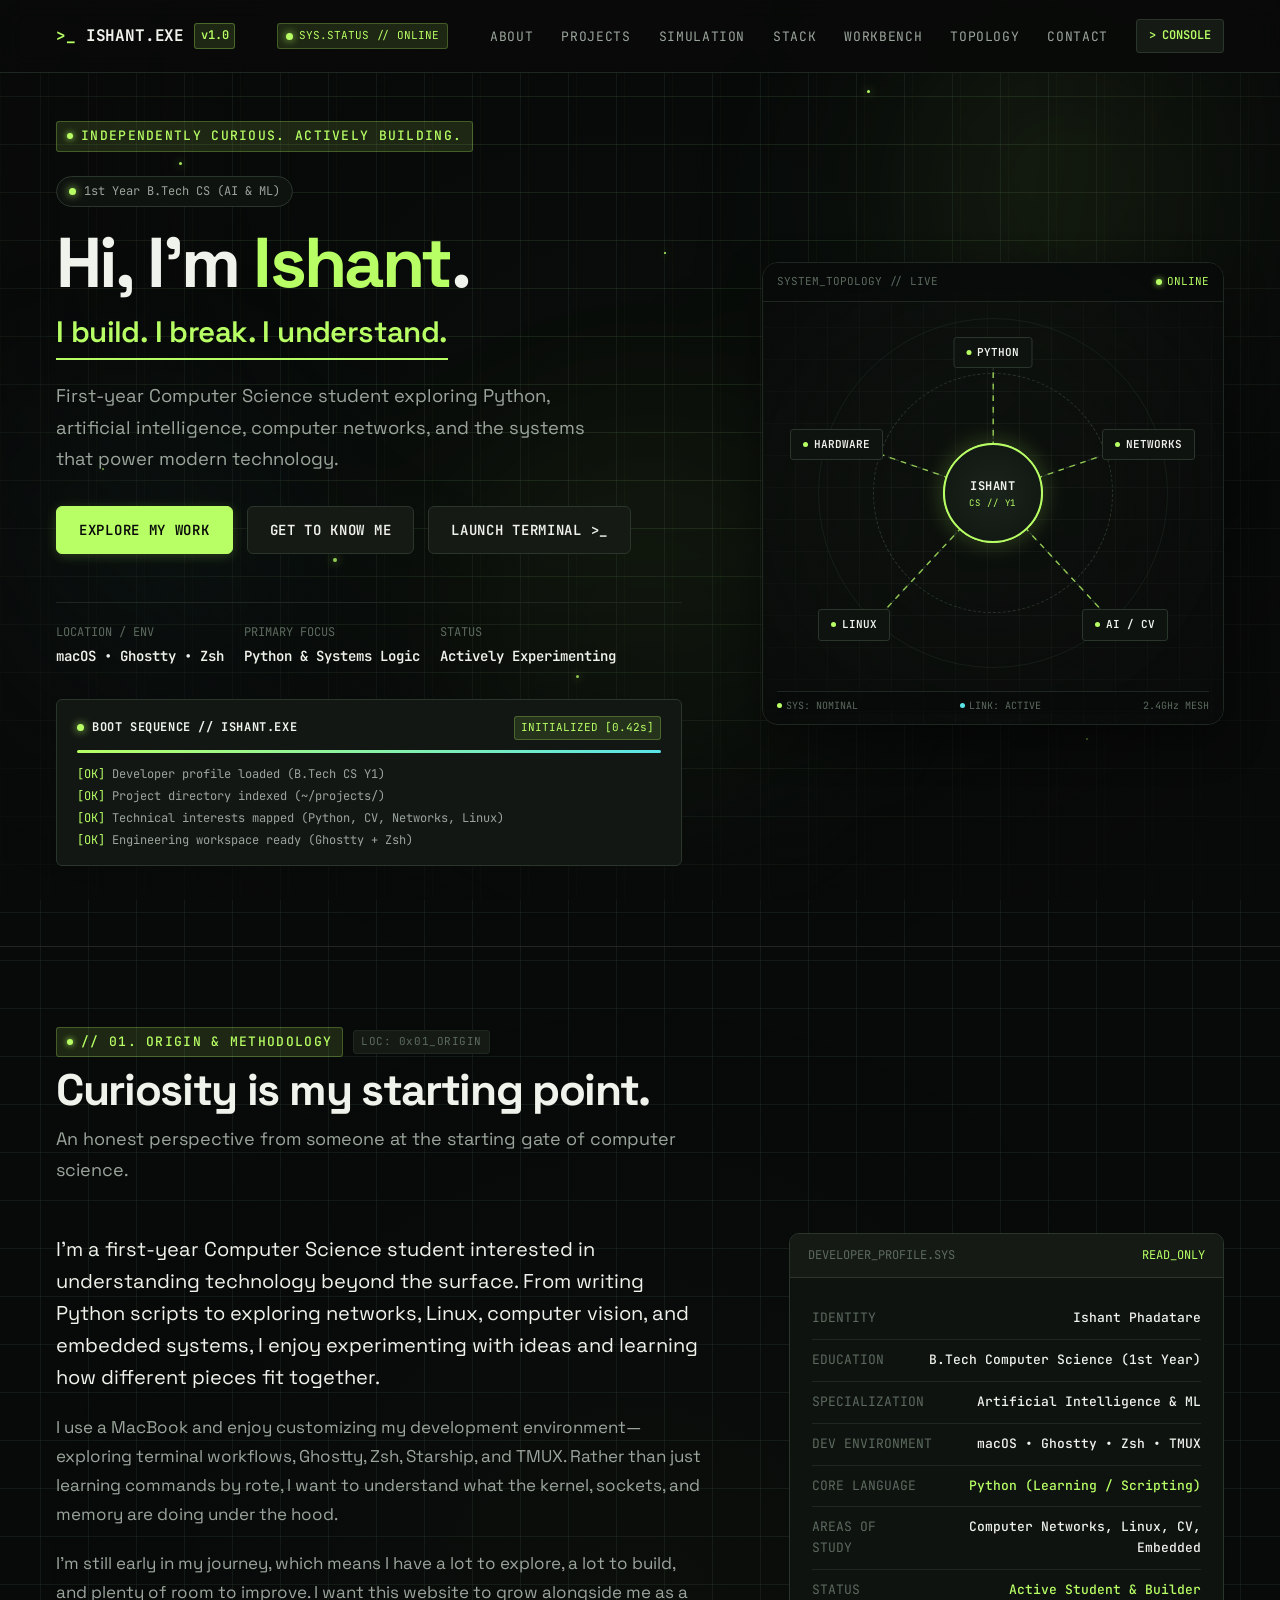
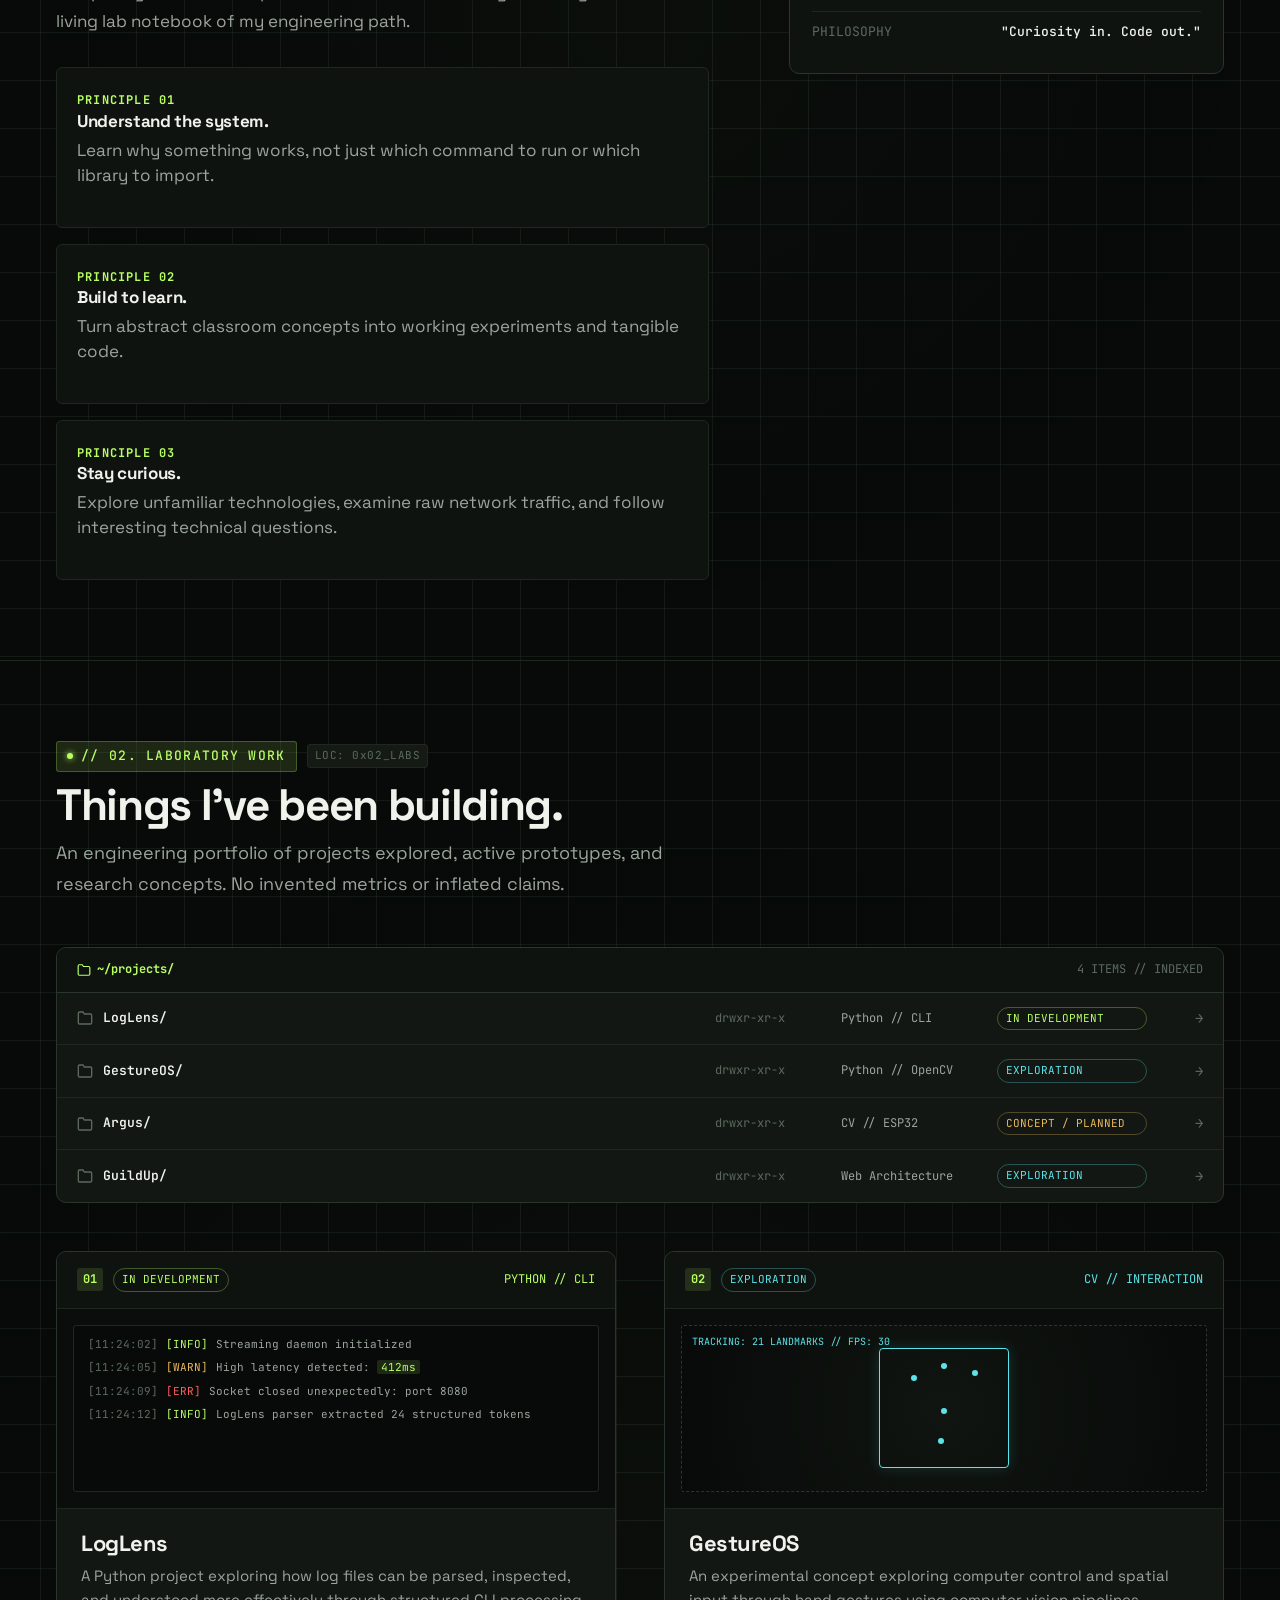
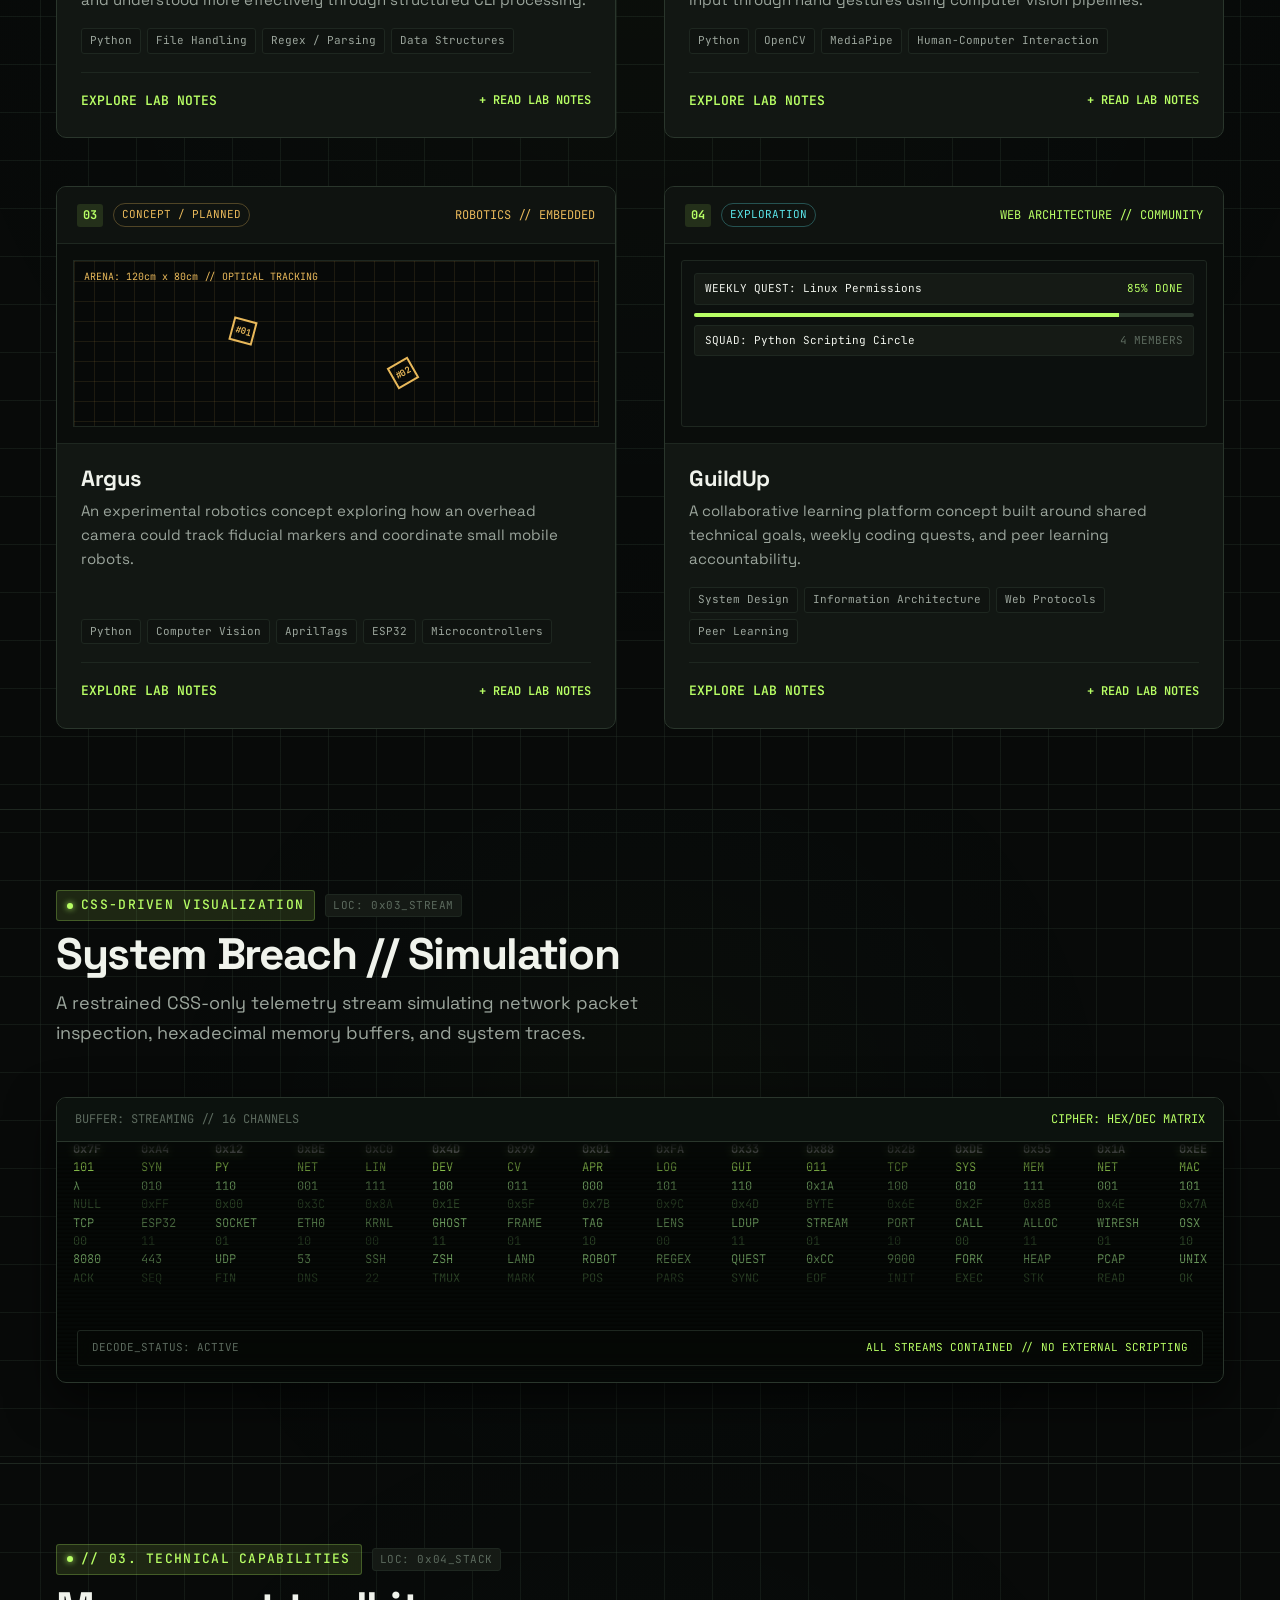
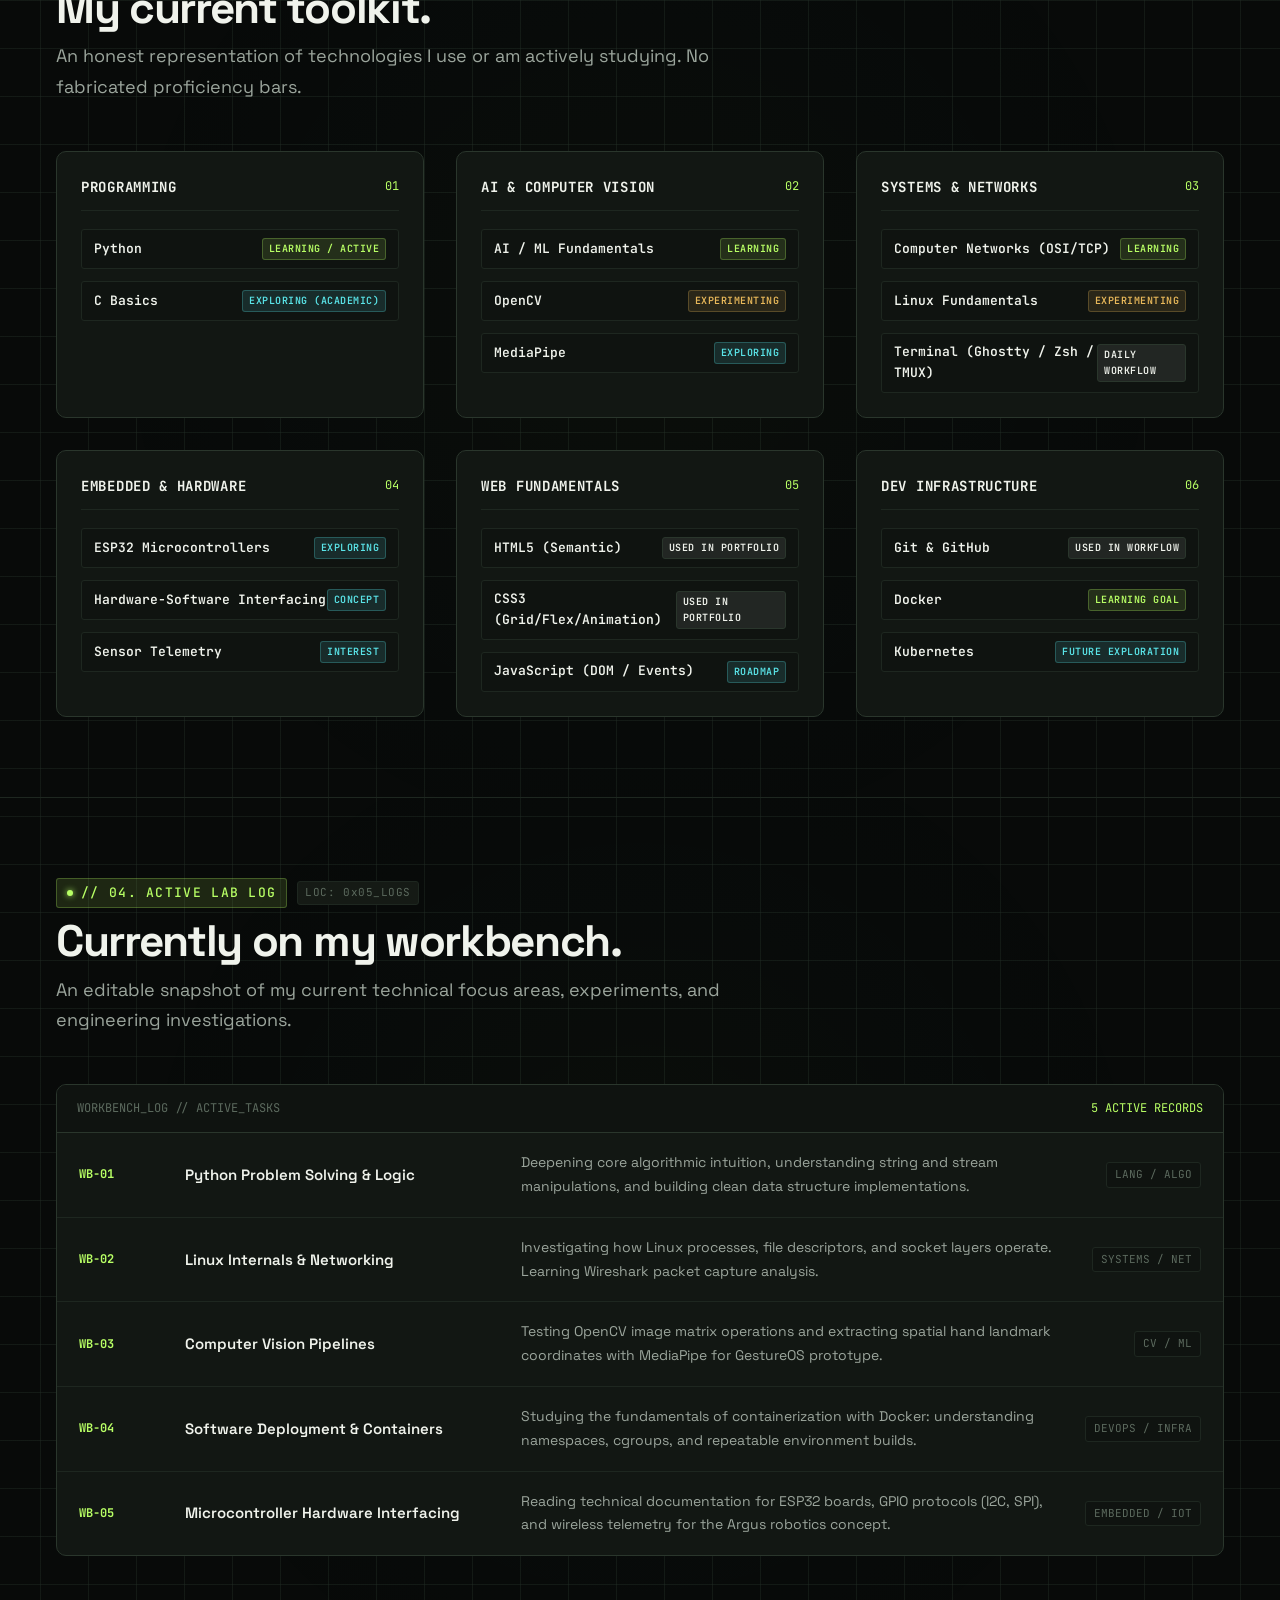
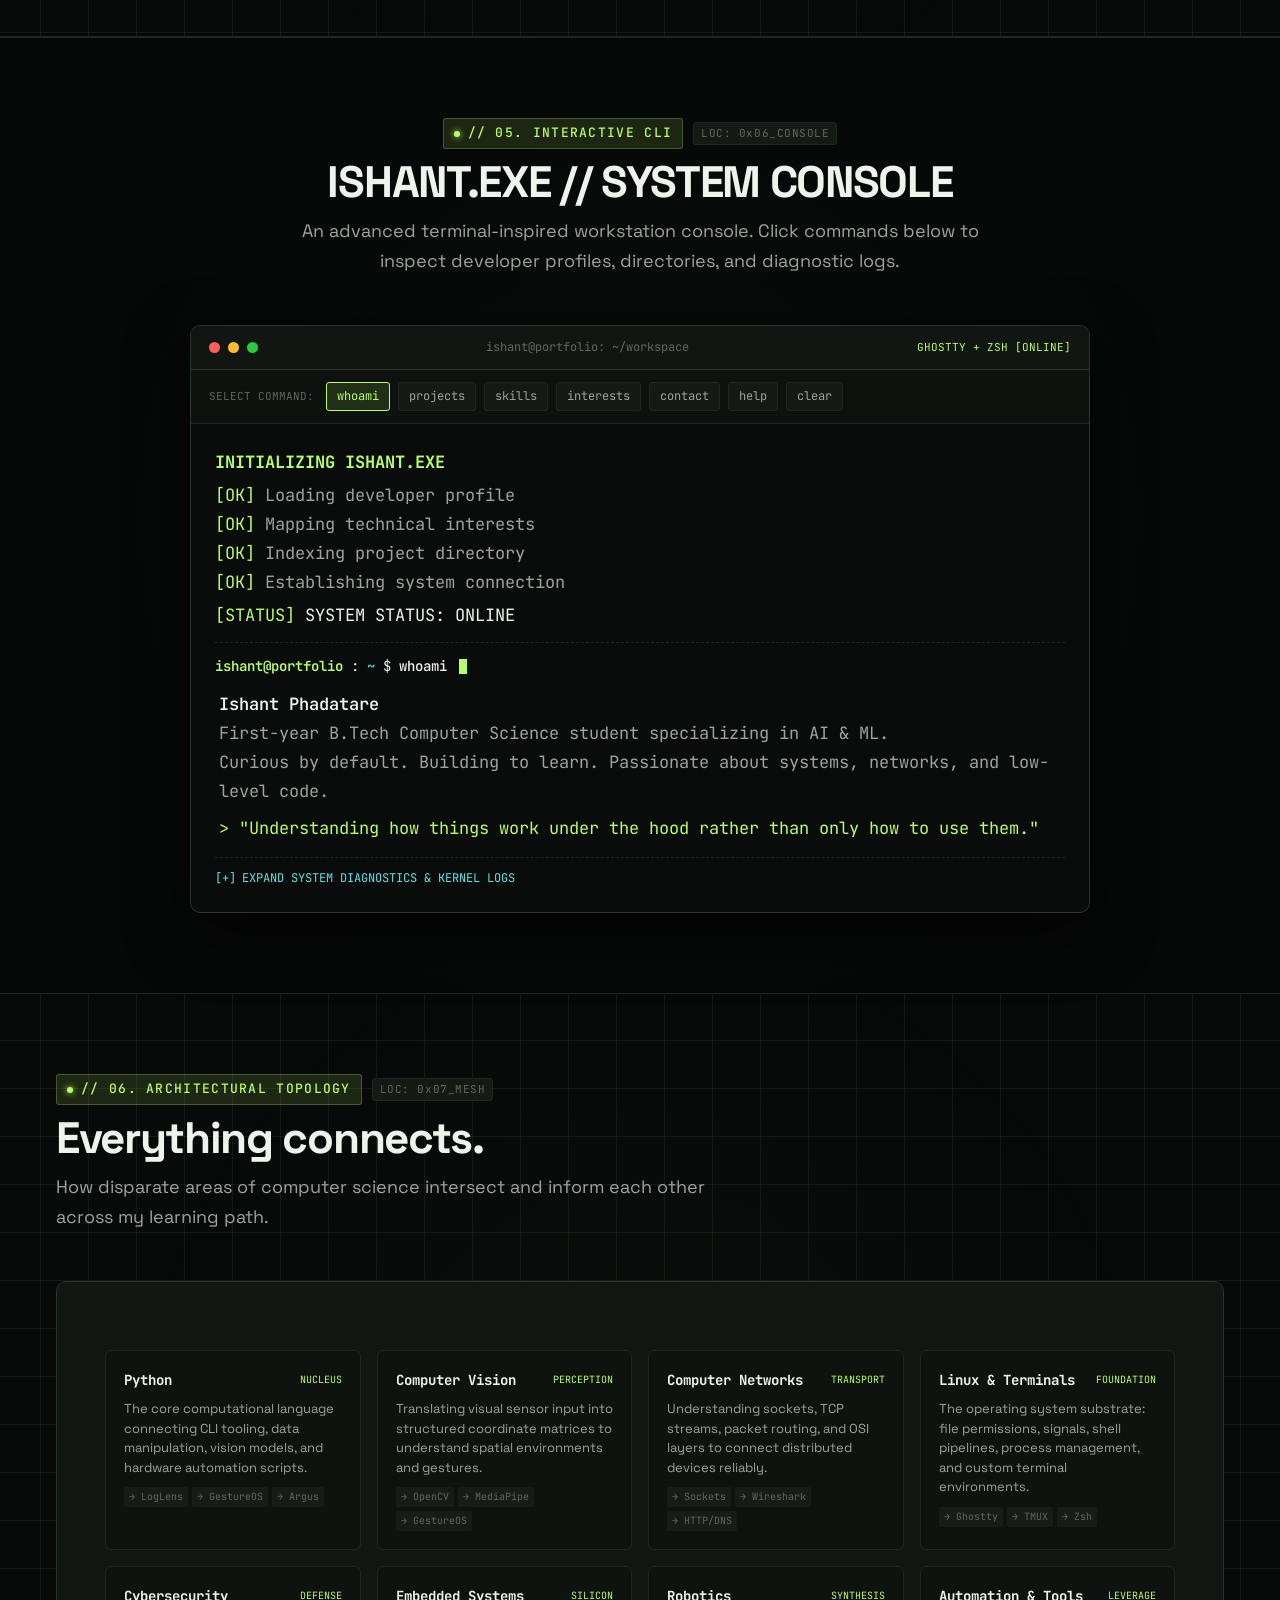
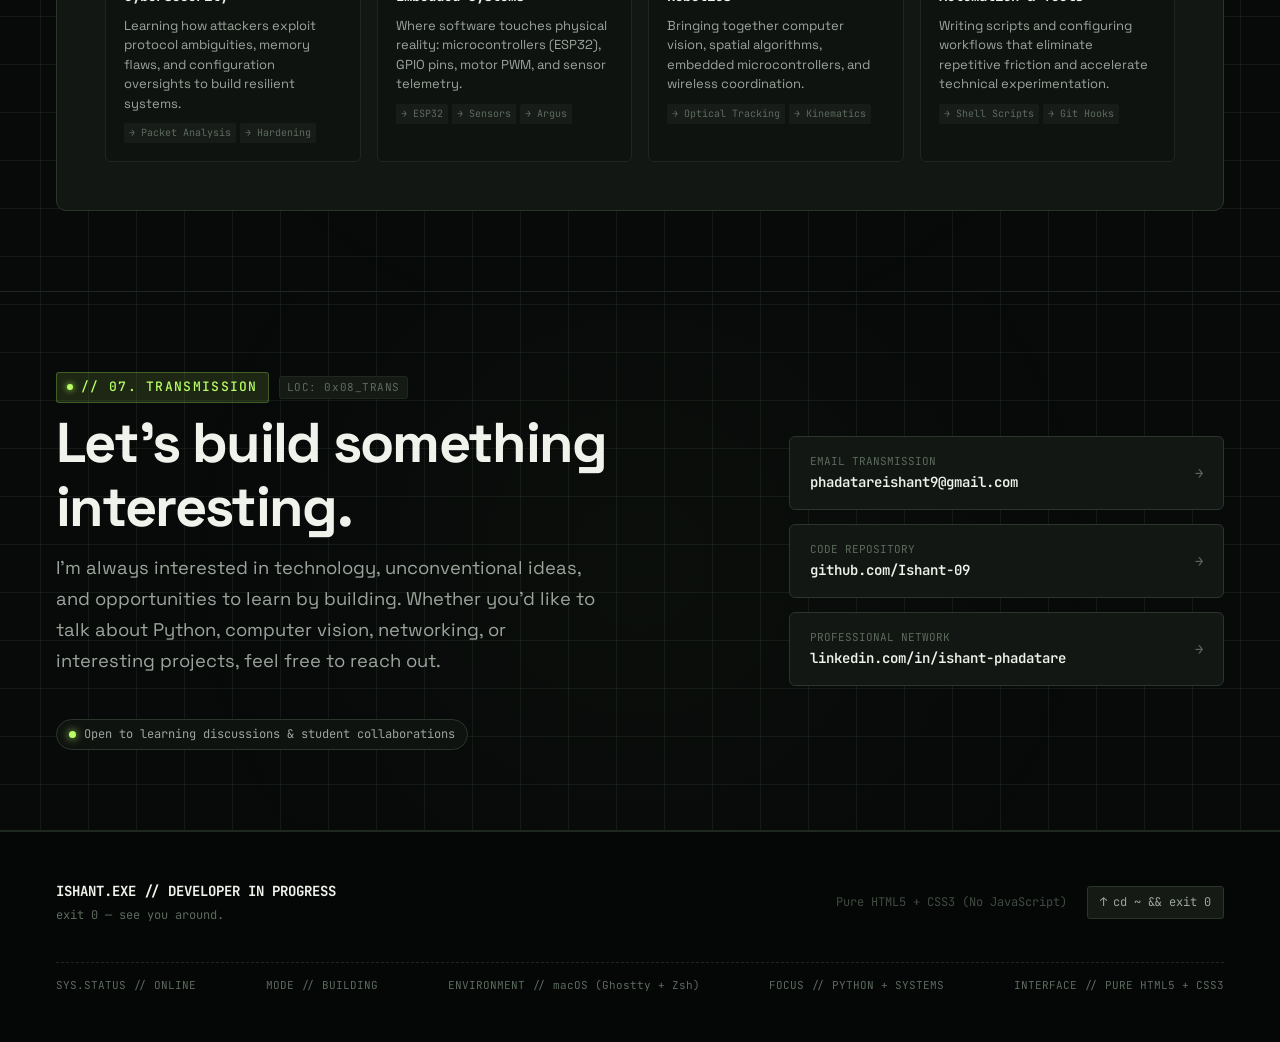
<file: index.html>
<!DOCTYPE html>
<html lang="en">
<head>
  <meta charset="UTF-8">
  <meta name="viewport" content="width=device-width, initial-scale=1.0">
  <title>Ishant Phadatare — ISHANT.EXE | Developer in Progress</title>
  <meta name="description" content="Personal digital workspace of Ishant Phadatare — First-year CS student exploring Python, AI, networks, Linux, and systems. Built with pure HTML and CSS.">
  <meta name="author" content="Ishant Phadatare">
  <meta name="theme-color" content="#080A09">
  
  <!-- Favicon -->
  <link rel="icon" type="image/svg+xml" href="assets/favicon.svg">
  
  <!-- CSS Stylesheet -->
  <link rel="stylesheet" href="style.css">
</head>
<body>

  <!-- ========================================================================
       AMBIENT INTERACTIVE ENERGY FIELD (Pure HTML5 & CSS3 - Zero JS)
       ======================================================================== -->
  <div class="energy-field-container" aria-hidden="true">
    <div class="energy-auras">
      <div class="energy-aura aura-lime"></div>
      <div class="energy-aura aura-cyan"></div>
      <div class="energy-aura aura-green"></div>
    </div>
    <div class="energy-grid-drift"></div>
    <div class="energy-particles">
      <span class="particle p-1"></span>
      <span class="particle p-2"></span>
      <span class="particle p-3"></span>
      <span class="particle p-4"></span>
      <span class="particle p-5"></span>
      <span class="particle p-6"></span>
      <span class="particle p-7"></span>
      <span class="particle p-8"></span>
    </div>
  </div>

  <!-- ========================================================================
       SITE HEADER & NAVIGATION (Zero JS - Pure CSS Mobile Hamburger)
       ======================================================================== -->
  <header class="site-header">
    <input type="checkbox" id="nav-toggle" class="nav-toggle-input" aria-label="Toggle Navigation Menu">
    
    <div class="container nav-container">
      <a href="#hero" class="site-logo" aria-label="Ishant Phadatare Portfolio Home">
        <span class="accent mono">&gt;_</span> ISHANT.EXE
        <span class="logo-badge mono">v1.0</span>
      </a>

      <!-- Ambient System Nav Status Indicator -->
      <div class="nav-sys-badge" aria-hidden="true">
        <span class="status-dot"></span>
        <span>SYS.STATUS // ONLINE</span>
      </div>

      <!-- Mobile Hamburger Trigger -->
      <label for="nav-toggle" class="nav-toggle-label" aria-hidden="true">
        <span></span>
        <span></span>
        <span></span>
      </label>

      <!-- Navigation Links -->
      <ul class="nav-links">
        <li><a href="#about" class="nav-link">About</a></li>
        <li><a href="#projects" class="nav-link">Projects</a></li>
        <li><a href="#simulation" class="nav-link">Simulation</a></li>
        <li><a href="#stack" class="nav-link">Stack</a></li>
        <li><a href="#workbench" class="nav-link">Workbench</a></li>
        <li><a href="#network" class="nav-link">Topology</a></li>
        <li><a href="#contact" class="nav-link">Contact</a></li>
        <li>
          <a href="#terminal" class="nav-term-btn">
            <span class="accent">&gt;</span> CONSOLE
          </a>
        </li>
      </ul>
    </div>
  </header>

  <main>
    <!-- ======================================================================
         01. HERO SECTION
         ====================================================================== -->
    <section id="hero" class="hero-section section-wrapper">
      
      <!-- Interactive Mouse-Reactive Energy Matrix (Pure CSS Multi-Zone Grid) -->
      <div class="hero-energy-zones" aria-hidden="true">
        <div class="energy-zone zone-1"></div>
        <div class="energy-zone zone-2"></div>
        <div class="energy-zone zone-3"></div>
        <div class="energy-zone zone-4"></div>
        <div class="energy-zone zone-5"></div>
        <div class="energy-zone zone-6"></div>
      </div>

      <div class="container hero-grid">
        
        <!-- Left Column: Personal Statement & Context -->
        <div class="hero-content">
          <div class="hero-meta">
            <span class="section-label">INDEPENDENTLY CURIOUS. ACTIVELY BUILDING.</span>
            <div class="status-pill">
              <span class="status-dot"></span>
              <span>1st Year B.Tech CS (AI &amp; ML)</span>
            </div>
          </div>

          <h1 class="hero-title">Hi, I'm <span class="accent">Ishant</span>.</h1>
          
          <div class="hero-statement">
            <span class="hero-tagline-cycle">I build. I break. I understand.</span>
          </div>

          <p class="hero-desc">
            First-year Computer Science student exploring Python, artificial intelligence, computer networks, and the systems that power modern technology.
          </p>

          <div class="hero-actions">
            <a href="#projects" class="btn btn-primary">Explore My Work</a>
            <a href="#about" class="btn btn-secondary">Get To Know Me</a>
            <a href="#terminal" class="btn btn-secondary mono">Launch Terminal &gt;_</a>
          </div>

          <div class="hero-stats-row">
            <div class="stat-item">
              <span>LOCATION / ENV</span>
              <strong>macOS • Ghostty • Zsh</strong>
            </div>
            <div class="stat-item">
              <span>PRIMARY FOCUS</span>
              <strong>Python &amp; Systems Logic</strong>
            </div>
            <div class="stat-item">
              <span>STATUS</span>
              <strong class="accent">Actively Experimenting</strong>
            </div>
          </div>

          <!-- Feature 3: Decorative Boot Sequence Component -->
          <div class="boot-sequence-widget" aria-label="System Boot Sequence">
            <div class="boot-header">
              <div class="boot-title">
                <span class="status-dot"></span>
                <span>BOOT SEQUENCE // ISHANT.EXE</span>
              </div>
              <span class="boot-status-badge">INITIALIZED [0.42s]</span>
            </div>
            <div class="boot-progress-track">
              <div class="boot-progress-fill"></div>
            </div>
            <div class="boot-lines">
              <div class="boot-line b-1"><span class="accent">[OK]</span> Developer profile loaded (B.Tech CS Y1)</div>
              <div class="boot-line b-2"><span class="accent">[OK]</span> Project directory indexed (~/projects/)</div>
              <div class="boot-line b-3"><span class="accent">[OK]</span> Technical interests mapped (Python, CV, Networks, Linux)</div>
              <div class="boot-line b-4"><span class="accent">[OK]</span> Engineering workspace ready (Ghostty + Zsh)</div>
            </div>
          </div>
        </div>

        <!-- Right Column: Pure CSS Animated Living System Diagram -->
        <div class="hero-visual">
          <div class="system-diagram-wrapper" aria-label="System Topology Visualizer">
            <div class="diagram-canvas">
              
              <!-- Canvas Header Bar -->
              <div class="diagram-header-bar">
                <span>SYSTEM_TOPOLOGY // LIVE</span>
                <span class="diagram-status-badge">ONLINE</span>
              </div>

              <!-- Animated Orbital Rings -->
              <div class="orbit-ring orbit-ring-1"></div>
              <div class="orbit-ring orbit-ring-2"></div>
              <div class="radar-ping"></div>

              <!-- Center Hub -->
              <div class="center-node">
                <span class="center-node-label">ISHANT</span>
                <span class="center-node-sub">CS // Y1</span>
              </div>

              <!-- Satellite Nodes -->
              <a href="#stack" class="sat-node sat-python" title="View Python stack">
                <span class="sat-dot"></span>
                <span>PYTHON</span>
              </a>

              <a href="#stack" class="sat-node sat-networks" title="View Networking stack">
                <span class="sat-dot"></span>
                <span>NETWORKS</span>
              </a>

              <a href="#stack" class="sat-node sat-aicv" title="View AI/CV stack">
                <span class="sat-dot"></span>
                <span>AI / CV</span>
              </a>

              <a href="#stack" class="sat-node sat-linux" title="View Linux stack">
                <span class="sat-dot"></span>
                <span>LINUX</span>
              </a>

              <a href="#stack" class="sat-node sat-hardware" title="View Hardware stack">
                <span class="sat-dot"></span>
                <span>HARDWARE</span>
              </a>

              <!-- Connecting Vector Lines (Pure SVG Overlay with Animated Data Pulses) -->
              <svg class="diagram-vectors" viewBox="0 0 480 480" xmlns="http://www.w3.org/2000/svg">
                <!-- Base Topology Links -->
                <line x1="240" y1="240" x2="240" y2="105" class="vector-line" />
                <line x1="240" y1="240" x2="385" y2="190" class="vector-line" />
                <line x1="240" y1="240" x2="365" y2="375" class="vector-line" />
                <line x1="240" y1="240" x2="115" y2="375" class="vector-line" />
                <line x1="240" y1="240" x2="95" y2="190" class="vector-line" />
                
                <!-- Animated Active Signal Stream Overlays -->
                <line x1="240" y1="240" x2="240" y2="105" class="vector-line-active" />
                <line x1="240" y1="240" x2="385" y2="190" class="vector-line-active" style="animation-delay: 1.5s;" />
                <line x1="240" y1="240" x2="365" y2="375" class="vector-line-active" style="animation-delay: 3s;" />
                <line x1="240" y1="240" x2="115" y2="375" class="vector-line-active" style="animation-delay: 4.5s;" />
                <line x1="240" y1="240" x2="95" y2="190" class="vector-line-active" style="animation-delay: 6s;" />
              </svg>

              <!-- Feature 5: Diagram Telemetry Legend -->
              <div class="diagram-legend" aria-hidden="true">
                <div class="diagram-legend-item"><span class="legend-dot-lime"></span> SYS: NOMINAL</div>
                <div class="diagram-legend-item"><span class="legend-dot-cyan"></span> LINK: ACTIVE</div>
                <div class="diagram-legend-item mono">2.4GHz MESH</div>
              </div>

            </div>
          </div>
        </div>

      </div>
    </section>

    <!-- ======================================================================
         02. ABOUT SECTION
         ====================================================================== -->
    <section id="about" class="section-wrapper">
      <div class="container">
        
        <div class="section-header">
          <div style="display: flex; align-items: center; gap: 10px; margin-bottom: 8px;">
            <span class="section-label" style="margin-bottom: 0;">// 01. ORIGIN &amp; METHODOLOGY</span>
            <span class="sys-chip">LOC: 0x01_ORIGIN</span>
          </div>
          <h2 class="section-title">Curiosity is my starting point.</h2>
          <p class="section-subtitle">
            An honest perspective from someone at the starting gate of computer science.
          </p>
        </div>

        <div class="about-grid">
          <!-- Left Column: Story & Principles -->
          <div class="about-narrative">
            <p class="lead-p">
              I'm a first-year Computer Science student interested in understanding technology beyond the surface. From writing Python scripts to exploring networks, Linux, computer vision, and embedded systems, I enjoy experimenting with ideas and learning how different pieces fit together.
            </p>
            <p>
              I use a MacBook and enjoy customizing my development environment—exploring terminal workflows, Ghostty, Zsh, Starship, and TMUX. Rather than just learning commands by rote, I want to understand what the kernel, sockets, and memory are doing under the hood.
            </p>
            <p>
              I'm still early in my journey, which means I have a lot to explore, a lot to build, and plenty of room to improve. I want this website to grow alongside me as a living lab notebook of my engineering path.
            </p>

            <!-- Three Core Principles -->
            <div class="principles-list">
              <div class="principle-card">
                <span class="principle-num">PRINCIPLE 01</span>
                <h3 class="principle-title">Understand the system.</h3>
                <p class="principle-desc">Learn why something works, not just which command to run or which library to import.</p>
              </div>

              <div class="principle-card">
                <span class="principle-num">PRINCIPLE 02</span>
                <h3 class="principle-title">Build to learn.</h3>
                <p class="principle-desc">Turn abstract classroom concepts into working experiments and tangible code.</p>
              </div>

              <div class="principle-card">
                <span class="principle-num">PRINCIPLE 03</span>
                <h3 class="principle-title">Stay curious.</h3>
                <p class="principle-desc">Explore unfamiliar technologies, examine raw network traffic, and follow interesting technical questions.</p>
              </div>
            </div>
          </div>

          <!-- Right Column: Personal Technical Spec Panel -->
          <div class="about-spec-col">
            <div class="tech-spec-panel">
              <div class="spec-header">
                <span>DEVELOPER_PROFILE.SYS</span>
                <span class="accent mono">READ_ONLY</span>
              </div>
              <div class="spec-body">
                <div class="spec-row">
                  <span class="spec-key">IDENTITY</span>
                  <span class="spec-val">Ishant Phadatare</span>
                </div>
                <div class="spec-row">
                  <span class="spec-key">EDUCATION</span>
                  <span class="spec-val">B.Tech Computer Science (1st Year)</span>
                </div>
                <div class="spec-row">
                  <span class="spec-key">SPECIALIZATION</span>
                  <span class="spec-val">Artificial Intelligence &amp; ML</span>
                </div>
                <div class="spec-row">
                  <span class="spec-key">DEV ENVIRONMENT</span>
                  <span class="spec-val">macOS • Ghostty • Zsh • TMUX</span>
                </div>
                <div class="spec-row">
                  <span class="spec-key">CORE LANGUAGE</span>
                  <span class="spec-val active-tag">Python (Learning / Scripting)</span>
                </div>
                <div class="spec-row">
                  <span class="spec-key">AREAS OF STUDY</span>
                  <span class="spec-val">Computer Networks, Linux, CV, Embedded</span>
                </div>
                <div class="spec-row">
                  <span class="spec-key">STATUS</span>
                  <span class="spec-val active-tag">Active Student &amp; Builder</span>
                </div>
                <div class="spec-row">
                  <span class="spec-key">PHILOSOPHY</span>
                  <span class="spec-val">"Curiosity in. Code out."</span>
                </div>
              </div>
            </div>
          </div>

        </div>

      </div>
    </section>

    <!-- ======================================================================
         03. PROJECT SHOWCASE ("Things I've been building")
         ====================================================================== -->
    <section id="projects" class="section-wrapper">
      <div class="container">
        
        <div class="section-header">
          <div style="display: flex; align-items: center; gap: 10px; margin-bottom: 8px;">
            <span class="section-label" style="margin-bottom: 0;">// 02. LABORATORY WORK</span>
            <span class="sys-chip">LOC: 0x02_LABS</span>
          </div>
          <h2 class="section-title">Things I've been building.</h2>
          <p class="section-subtitle">
            An engineering portfolio of projects explored, active prototypes, and research concepts. No invented metrics or inflated claims.
          </p>
        </div>

        <!-- Feature 4: Developer Project Directory (~/projects/) -->
        <div class="project-directory-wrapper">
          <div class="project-directory-card">
            <div class="dir-header-bar">
              <span class="dir-path">
                <svg width="14" height="14" viewBox="0 0 24 24" fill="none" stroke="currentColor" stroke-width="2"><path d="M22 19a2 2 0 0 1-2 2H4a2 2 0 0 1-2-2V5a2 2 0 0 1 2-2h5l2 3h9a2 2 0 0 1 2 2z"/></svg>
                ~/projects/
              </span>
              <span class="mono">4 ITEMS // INDEXED</span>
            </div>
            <div class="dir-table">
              <a href="#proj-01" class="dir-row">
                <div class="dir-name-col">
                  <svg class="dir-folder-icon" viewBox="0 0 24 24" fill="none" stroke="currentColor" stroke-width="2"><path d="M22 19a2 2 0 0 1-2 2H4a2 2 0 0 1-2-2V5a2 2 0 0 1 2-2h5l2 3h9a2 2 0 0 1 2 2z"/></svg>
                  <span>LogLens/</span>
                </div>
                <span class="dir-perm">drwxr-xr-x</span>
                <span class="dir-lang">Python // CLI</span>
                <span class="proj-status status-dev">IN DEVELOPMENT</span>
                <span class="dir-arrow">&rarr;</span>
              </a>
              <a href="#proj-02" class="dir-row">
                <div class="dir-name-col">
                  <svg class="dir-folder-icon" viewBox="0 0 24 24" fill="none" stroke="currentColor" stroke-width="2"><path d="M22 19a2 2 0 0 1-2 2H4a2 2 0 0 1-2-2V5a2 2 0 0 1 2-2h5l2 3h9a2 2 0 0 1 2 2z"/></svg>
                  <span>GestureOS/</span>
                </div>
                <span class="dir-perm">drwxr-xr-x</span>
                <span class="dir-lang">Python // OpenCV</span>
                <span class="proj-status status-explore">EXPLORATION</span>
                <span class="dir-arrow">&rarr;</span>
              </a>
              <a href="#proj-03" class="dir-row">
                <div class="dir-name-col">
                  <svg class="dir-folder-icon" viewBox="0 0 24 24" fill="none" stroke="currentColor" stroke-width="2"><path d="M22 19a2 2 0 0 1-2 2H4a2 2 0 0 1-2-2V5a2 2 0 0 1 2-2h5l2 3h9a2 2 0 0 1 2 2z"/></svg>
                  <span>Argus/</span>
                </div>
                <span class="dir-perm">drwxr-xr-x</span>
                <span class="dir-lang">CV // ESP32</span>
                <span class="proj-status status-concept">CONCEPT / PLANNED</span>
                <span class="dir-arrow">&rarr;</span>
              </a>
              <a href="#proj-04" class="dir-row">
                <div class="dir-name-col">
                  <svg class="dir-folder-icon" viewBox="0 0 24 24" fill="none" stroke="currentColor" stroke-width="2"><path d="M22 19a2 2 0 0 1-2 2H4a2 2 0 0 1-2-2V5a2 2 0 0 1 2-2h5l2 3h9a2 2 0 0 1 2 2z"/></svg>
                  <span>GuildUp/</span>
                </div>
                <span class="dir-perm">drwxr-xr-x</span>
                <span class="dir-lang">Web Architecture</span>
                <span class="proj-status status-explore">EXPLORATION</span>
                <span class="dir-arrow">&rarr;</span>
              </a>
            </div>
          </div>
        </div>

        <div class="projects-grid">
          
          <!-- PROJECT 01: LOGLENS -->
          <article id="proj-01" class="project-card">
            <div class="project-card-header">
              <div class="proj-meta">
                <span class="proj-num">01</span>
                <span class="proj-status status-dev">IN DEVELOPMENT</span>
              </div>
              <span class="mono accent" style="font-size: 0.75rem;">PYTHON // CLI</span>
            </div>

            <!-- Pure CSS Visual Preview: Terminal Log Stream -->
            <div class="project-preview" aria-hidden="true">
              <div class="preview-loglens">
                <div class="log-line"><span class="log-time">[11:24:02]</span> <span class="log-info">[INFO]</span> <span class="log-msg">Streaming daemon initialized</span></div>
                <div class="log-line"><span class="log-time">[11:24:05]</span> <span class="log-warn">[WARN]</span> <span class="log-msg">High latency detected: <span class="log-highlight">412ms</span></span></div>
                <div class="log-line"><span class="log-time">[11:24:09]</span> <span class="log-err">[ERR]</span> <span class="log-msg">Socket closed unexpectedly: port 8080</span></div>
                <div class="log-line"><span class="log-time">[11:24:12]</span> <span class="log-info">[INFO]</span> <span class="log-msg">LogLens parser extracted 24 structured tokens</span></div>
              </div>
            </div>

            <div class="project-card-body">
              <h3 class="project-title">LogLens</h3>
              <p class="project-summary">
                A Python project exploring how log files can be parsed, inspected, and understood more effectively through structured CLI processing.
              </p>
              
              <div class="project-tech-tags">
                <span class="tech-tag">Python</span>
                <span class="tech-tag">File Handling</span>
                <span class="tech-tag">Regex / Parsing</span>
                <span class="tech-tag">Data Structures</span>
              </div>

              <!-- Pure CSS Expandable Deep Dive -->
              <details class="project-deep-dive">
                <summary>EXPLORE LAB NOTES</summary>
                <div class="deep-dive-content">
                  <div class="deep-dive-section">
                    <h5>The Problem</h5>
                    <p>Raw server logs are noisy and overwhelming to read line-by-line during incident debugging or system analysis.</p>
                  </div>
                  <div class="deep-dive-section">
                    <h5>Technical Approach</h5>
                    <p>Building a lightweight Python tool utilizing streaming generators for memory-efficient log reading, regex pattern matching, and structured JSON output.</p>
                  </div>
                  <div class="deep-dive-section">
                    <h5>What I'm Learning</h5>
                    <p>Python file I/O performance, handling edge cases in malformed logs, and structuring clean CLI developer utilities.</p>
                  </div>
                  <div class="project-links">
                    <a href="projects/loglens.html" class="proj-link accent">Full Case Study &rarr;</a>
                    <span class="proj-link mono" style="color: var(--text-muted);">Repo: Coming soon</span>
                  </div>
                </div>
              </details>
            </div>
          </article>

          <!-- PROJECT 02: GESTUREOS -->
          <article id="proj-02" class="project-card">
            <div class="project-card-header">
              <div class="proj-meta">
                <span class="proj-num">02</span>
                <span class="proj-status status-explore">EXPLORATION</span>
              </div>
              <span class="mono cyan" style="font-size: 0.75rem;">CV // INTERACTION</span>
            </div>

            <!-- Pure CSS Visual Preview: Hand Tracking Viewport -->
            <div class="project-preview" aria-hidden="true">
              <div class="preview-gestureos">
                <div class="gesture-hud">TRACKING: 21 LANDMARKS // FPS: 30</div>
                <div class="gesture-box">
                  <span class="hand-point hp-1"></span>
                  <span class="hand-point hp-2"></span>
                  <span class="hand-point hp-3"></span>
                  <span class="hand-point hp-4"></span>
                  <span class="hand-point hp-5"></span>
                </div>
              </div>
            </div>

            <div class="project-card-body">
              <h3 class="project-title">GestureOS</h3>
              <p class="project-summary">
                An experimental concept exploring computer control and spatial input through hand gestures using computer vision pipelines.
              </p>
              
              <div class="project-tech-tags">
                <span class="tech-tag">Python</span>
                <span class="tech-tag">OpenCV</span>
                <span class="tech-tag">MediaPipe</span>
                <span class="tech-tag">Human-Computer Interaction</span>
              </div>

              <!-- Pure CSS Expandable Deep Dive -->
              <details class="project-deep-dive">
                <summary>EXPLORE LAB NOTES</summary>
                <div class="deep-dive-content">
                  <div class="deep-dive-section">
                    <h5>The Concept</h5>
                    <p>Replacing mouse and keyboard shortcuts with intuitive spatial hand gestures detected via standard webcams.</p>
                  </div>
                  <div class="deep-dive-section">
                    <h5>Technical Approach</h5>
                    <p>Using MediaPipe Hands landmark tracking to extract 3D finger coordinates, calculate Euclidean distances, and trigger simulated OS virtual inputs.</p>
                  </div>
                  <div class="deep-dive-section">
                    <h5>What I'm Learning</h5>
                    <p>Real-time frame processing constraints, smoothing jitter in landmark coordinates, and computer vision mathematics.</p>
                  </div>
                  <div class="project-links">
                    <a href="projects/gestureos.html" class="proj-link cyan">Full Case Study &rarr;</a>
                    <span class="proj-link mono" style="color: var(--text-muted);">Status: Prototype phase</span>
                  </div>
                </div>
              </details>
            </div>
          </article>

          <!-- PROJECT 03: ARGUS -->
          <article id="proj-03" class="project-card">
            <div class="project-card-header">
              <div class="proj-meta">
                <span class="proj-num">03</span>
                <span class="proj-status status-concept">CONCEPT / PLANNED</span>
              </div>
              <span class="mono amber" style="font-size: 0.75rem;">ROBOTICS // EMBEDDED</span>
            </div>

            <!-- Pure CSS Visual Preview: Overhead Arena Coordinates -->
            <div class="project-preview" aria-hidden="true">
              <div class="preview-argus">
                <div class="arena-grid-overlay"></div>
                <div class="robot-marker rm-1">#01</div>
                <div class="robot-marker rm-2">#02</div>
                <div class="gesture-hud" style="color: var(--accent-amber);">ARENA: 120cm x 80cm // OPTICAL TRACKING</div>
              </div>
            </div>

            <div class="project-card-body">
              <h3 class="project-title">Argus</h3>
              <p class="project-summary">
                An experimental robotics concept exploring how an overhead camera could track fiducial markers and coordinate small mobile robots.
              </p>
              
              <div class="project-tech-tags">
                <span class="tech-tag">Python</span>
                <span class="tech-tag">Computer Vision</span>
                <span class="tech-tag">AprilTags</span>
                <span class="tech-tag">ESP32</span>
                <span class="tech-tag">Microcontrollers</span>
              </div>

              <!-- Pure CSS Expandable Deep Dive -->
              <details class="project-deep-dive">
                <summary>EXPLORE LAB NOTES</summary>
                <div class="deep-dive-content">
                  <div class="deep-dive-section">
                    <h5>The Concept</h5>
                    <p>Centralized optical tracking eliminates the need for expensive onboard sensors on individual miniature wheeled robots.</p>
                  </div>
                  <div class="deep-dive-section">
                    <h5>Proposed Approach</h5>
                    <p>Mounting an overhead camera running AprilTag detection in Python to calculate each robot's 2D position and orientation, then sending wireless motor adjustments over ESP-NOW or MQTT.</p>
                  </div>
                  <div class="deep-dive-section">
                    <h5>What I'm Learning</h5>
                    <p>Fiducial marker detection, perspective transformation calibration, and wireless telemetry to ESP32 microcontrollers.</p>
                  </div>
                  <div class="project-links">
                    <a href="projects/argus.html" class="proj-link amber">Full Case Study &rarr;</a>
                    <span class="proj-link mono" style="color: var(--text-muted);">Status: Research &amp; bill of materials</span>
                  </div>
                </div>
              </details>
            </div>
          </article>

          <!-- PROJECT 04: GUILDUP -->
          <article id="proj-04" class="project-card">
            <div class="project-card-header">
              <div class="proj-meta">
                <span class="proj-num">04</span>
                <span class="proj-status status-explore">EXPLORATION</span>
              </div>
              <span class="mono accent" style="font-size: 0.75rem;">WEB ARCHITECTURE // COMMUNITY</span>
            </div>

            <!-- Pure CSS Visual Preview: Quest Board -->
            <div class="project-preview" aria-hidden="true">
              <div class="preview-guildup">
                <div class="guildup-quest-row">
                  <span>WEEKLY QUEST: Linux Permissions</span>
                  <span class="quest-badge">85% DONE</span>
                </div>
                <div class="quest-progress-bar">
                  <div class="quest-progress-fill" style="width: 85%;"></div>
                </div>
                <div class="guildup-quest-row">
                  <span>SQUAD: Python Scripting Circle</span>
                  <span class="mono" style="color: var(--text-muted);">4 MEMBERS</span>
                </div>
              </div>
            </div>

            <div class="project-card-body">
              <h3 class="project-title">GuildUp</h3>
              <p class="project-summary">
                A collaborative learning platform concept built around shared technical goals, weekly coding quests, and peer learning accountability.
              </p>
              
              <div class="project-tech-tags">
                <span class="tech-tag">System Design</span>
                <span class="tech-tag">Information Architecture</span>
                <span class="tech-tag">Web Protocols</span>
                <span class="tech-tag">Peer Learning</span>
              </div>

              <!-- Pure CSS Expandable Deep Dive -->
              <details class="project-deep-dive">
                <summary>EXPLORE LAB NOTES</summary>
                <div class="deep-dive-content">
                  <div class="deep-dive-section">
                    <h5>The Concept</h5>
                    <p>Self-learning technical topics is notoriously prone to drop-off. GuildUp explores structuring student accountability into lightweight weekly quests.</p>
                  </div>
                  <div class="deep-dive-section">
                    <h5>Proposed Architecture</h5>
                    <p>Designing a modular web architecture focusing on minimal distractions, structured submission proofs, and peer validation loops.</p>
                  </div>
                  <div class="deep-dive-section">
                    <h5>What I'm Learning</h5>
                    <p>Client-server interaction models, database relational modeling, and user journey optimization for learning habits.</p>
                  </div>
                  <div class="project-links">
                    <a href="projects/guildup.html" class="proj-link accent">Full Case Study &rarr;</a>
                    <span class="proj-link mono" style="color: var(--text-muted);">Status: Concept &amp; Wireframes</span>
                  </div>
                </div>
              </details>
            </div>
          </article>

        </div>

      </div>
    </section>

    <!-- ======================================================================
         FEATURE 1: MATRIX-STYLE DIGITAL RAIN (SYSTEM BREACH // SIMULATION)
         ====================================================================== -->
    <section id="simulation" class="section-wrapper matrix-simulation-section">
      <div class="container">
        <div class="section-header">
          <div style="display: flex; align-items: center; gap: 10px; margin-bottom: 8px;">
            <span class="section-label" style="margin-bottom: 0;">CSS-DRIVEN VISUALIZATION</span>
            <span class="sys-chip">LOC: 0x03_STREAM</span>
          </div>
          <h2 class="section-title">System Breach // Simulation</h2>
          <p class="section-subtitle">
            A restrained CSS-only telemetry stream simulating network packet inspection, hexadecimal memory buffers, and system traces.
          </p>
        </div>

        <div class="matrix-simulation-card">
          <div class="matrix-hud-bar">
            <span>BUFFER: STREAMING // 16 CHANNELS</span>
            <span class="accent mono">CIPHER: HEX/DEC MATRIX</span>
          </div>
          
          <div class="matrix-rain-viewport" aria-hidden="true">
            <div class="matrix-scanlines"></div>
            <!-- 16 Columns of predefined falling characters -->
            <div class="matrix-col col-1"><span class="m-head">0x7F</span><span class="m-bright">101</span><span class="m-mid">λ</span><span class="m-dim">NULL</span><span class="m-mid">TCP</span><span class="m-dim">00</span><span class="m-mid">8080</span><span class="m-dim">ACK</span></div>
            <div class="matrix-col col-2"><span class="m-head">0xA4</span><span class="m-bright">SYN</span><span class="m-mid">010</span><span class="m-dim">0xFF</span><span class="m-mid">ESP32</span><span class="m-dim">11</span><span class="m-mid">443</span><span class="m-dim">SEQ</span></div>
            <div class="matrix-col col-3"><span class="m-head">0x12</span><span class="m-bright">PY</span><span class="m-mid">110</span><span class="m-dim">0x00</span><span class="m-mid">SOCKET</span><span class="m-dim">01</span><span class="m-mid">UDP</span><span class="m-dim">FIN</span></div>
            <div class="matrix-col col-4"><span class="m-head">0xBE</span><span class="m-bright">NET</span><span class="m-mid">001</span><span class="m-dim">0x3C</span><span class="m-mid">ETH0</span><span class="m-dim">10</span><span class="m-mid">53</span><span class="m-dim">DNS</span></div>
            <div class="matrix-col col-5"><span class="m-head">0xC0</span><span class="m-bright">LIN</span><span class="m-mid">111</span><span class="m-dim">0x8A</span><span class="m-mid">KRNL</span><span class="m-dim">00</span><span class="m-mid">SSH</span><span class="m-dim">22</span></div>
            <div class="matrix-col col-6"><span class="m-head">0x4D</span><span class="m-bright">DEV</span><span class="m-mid">100</span><span class="m-dim">0x1E</span><span class="m-mid">GHOST</span><span class="m-dim">11</span><span class="m-mid">ZSH</span><span class="m-dim">TMUX</span></div>
            <div class="matrix-col col-7"><span class="m-head">0x99</span><span class="m-bright">CV</span><span class="m-mid">011</span><span class="m-dim">0x5F</span><span class="m-mid">FRAME</span><span class="m-dim">01</span><span class="m-mid">LAND</span><span class="m-dim">MARK</span></div>
            <div class="matrix-col col-8"><span class="m-head">0x01</span><span class="m-bright">APR</span><span class="m-mid">000</span><span class="m-dim">0x7B</span><span class="m-mid">TAG</span><span class="m-dim">10</span><span class="m-mid">ROBOT</span><span class="m-dim">POS</span></div>
            <div class="matrix-col col-9"><span class="m-head">0xFA</span><span class="m-bright">LOG</span><span class="m-mid">101</span><span class="m-dim">0x9C</span><span class="m-mid">LENS</span><span class="m-dim">00</span><span class="m-mid">REGEX</span><span class="m-dim">PARS</span></div>
            <div class="matrix-col col-10"><span class="m-head">0x33</span><span class="m-bright">GUI</span><span class="m-mid">110</span><span class="m-dim">0x4D</span><span class="m-mid">LDUP</span><span class="m-dim">11</span><span class="m-mid">QUEST</span><span class="m-dim">SYNC</span></div>
            <div class="matrix-col col-11"><span class="m-head">0x88</span><span class="m-bright">011</span><span class="m-mid">0x1A</span><span class="m-dim">BYTE</span><span class="m-mid">STREAM</span><span class="m-dim">01</span><span class="m-mid">0xCC</span><span class="m-dim">EOF</span></div>
            <div class="matrix-col col-12"><span class="m-head">0x2B</span><span class="m-bright">TCP</span><span class="m-mid">100</span><span class="m-dim">0x6E</span><span class="m-mid">PORT</span><span class="m-dim">10</span><span class="m-mid">9000</span><span class="m-dim">INIT</span></div>
            <div class="matrix-col col-13"><span class="m-head">0xDE</span><span class="m-bright">SYS</span><span class="m-mid">010</span><span class="m-dim">0x2F</span><span class="m-mid">CALL</span><span class="m-dim">00</span><span class="m-mid">FORK</span><span class="m-dim">EXEC</span></div>
            <div class="matrix-col col-14"><span class="m-head">0x55</span><span class="m-bright">MEM</span><span class="m-mid">111</span><span class="m-dim">0x8B</span><span class="m-mid">ALLOC</span><span class="m-dim">11</span><span class="m-mid">HEAP</span><span class="m-dim">STK</span></div>
            <div class="matrix-col col-15"><span class="m-head">0x1A</span><span class="m-bright">NET</span><span class="m-mid">001</span><span class="m-dim">0x4E</span><span class="m-mid">WIRESH</span><span class="m-dim">01</span><span class="m-mid">PCAP</span><span class="m-dim">READ</span></div>
            <div class="matrix-col col-16"><span class="m-head">0xEE</span><span class="m-bright">MAC</span><span class="m-mid">101</span><span class="m-dim">0x7A</span><span class="m-mid">OSX</span><span class="m-dim">10</span><span class="m-mid">UNIX</span><span class="m-dim">OK</span></div>
          </div>

          <div class="matrix-legend-overlay">
            <span>DECODE_STATUS: ACTIVE</span>
            <span class="accent">ALL STREAMS CONTAINED // NO EXTERNAL SCRIPTING</span>
          </div>
        </div>
      </div>
    </section>

    <!-- ======================================================================
         04. TECH STACK & LEARNING MAP
         ====================================================================== -->
    <section id="stack" class="section-wrapper">
      <div class="container">
        
        <div class="section-header">
          <div style="display: flex; align-items: center; gap: 10px; margin-bottom: 8px;">
            <span class="section-label" style="margin-bottom: 0;">// 03. TECHNICAL CAPABILITIES</span>
            <span class="sys-chip">LOC: 0x04_STACK</span>
          </div>
          <h2 class="section-title">My current toolkit.</h2>
          <p class="section-subtitle">
            An honest representation of technologies I use or am actively studying. No fabricated proficiency bars.
          </p>
        </div>

        <div class="stack-grid">
          
          <!-- Category 1: Programming -->
          <div class="stack-category-card">
            <div class="stack-cat-header">
              <span class="stack-cat-title">Programming</span>
              <span class="stack-cat-icon">01</span>
            </div>
            <div class="stack-items-list">
              <div class="stack-item">
                <span class="stack-item-name">Python</span>
                <span class="stack-badge badge-learning">LEARNING / ACTIVE</span>
              </div>
              <div class="stack-item">
                <span class="stack-item-name">C Basics</span>
                <span class="stack-badge badge-exploring">EXPLORING (ACADEMIC)</span>
              </div>
            </div>
          </div>

          <!-- Category 2: AI & Computer Vision -->
          <div class="stack-category-card">
            <div class="stack-cat-header">
              <span class="stack-cat-title">AI &amp; Computer Vision</span>
              <span class="stack-cat-icon">02</span>
            </div>
            <div class="stack-items-list">
              <div class="stack-item">
                <span class="stack-item-name">AI / ML Fundamentals</span>
                <span class="stack-badge badge-learning">LEARNING</span>
              </div>
              <div class="stack-item">
                <span class="stack-item-name">OpenCV</span>
                <span class="stack-badge badge-experimenting">EXPERIMENTING</span>
              </div>
              <div class="stack-item">
                <span class="stack-item-name">MediaPipe</span>
                <span class="stack-badge badge-exploring">EXPLORING</span>
              </div>
            </div>
          </div>

          <!-- Category 3: Systems & Networking -->
          <div class="stack-category-card">
            <div class="stack-cat-header">
              <span class="stack-cat-title">Systems &amp; Networks</span>
              <span class="stack-cat-icon">03</span>
            </div>
            <div class="stack-items-list">
              <div class="stack-item">
                <span class="stack-item-name">Computer Networks (OSI/TCP)</span>
                <span class="stack-badge badge-learning">LEARNING</span>
              </div>
              <div class="stack-item">
                <span class="stack-item-name">Linux Fundamentals</span>
                <span class="stack-badge badge-experimenting">EXPERIMENTING</span>
              </div>
              <div class="stack-item">
                <span class="stack-item-name">Terminal (Ghostty / Zsh / TMUX)</span>
                <span class="stack-badge badge-project">DAILY WORKFLOW</span>
              </div>
            </div>
          </div>

          <!-- Category 4: Embedded Systems -->
          <div class="stack-category-card">
            <div class="stack-cat-header">
              <span class="stack-cat-title">Embedded &amp; Hardware</span>
              <span class="stack-cat-icon">04</span>
            </div>
            <div class="stack-items-list">
              <div class="stack-item">
                <span class="stack-item-name">ESP32 Microcontrollers</span>
                <span class="stack-badge badge-exploring">EXPLORING</span>
              </div>
              <div class="stack-item">
                <span class="stack-item-name">Hardware-Software Interfacing</span>
                <span class="stack-badge badge-exploring">CONCEPT</span>
              </div>
              <div class="stack-item">
                <span class="stack-item-name">Sensor Telemetry</span>
                <span class="stack-badge badge-exploring">INTEREST</span>
              </div>
            </div>
          </div>

          <!-- Category 5: Web Development -->
          <div class="stack-category-card">
            <div class="stack-cat-header">
              <span class="stack-cat-title">Web Fundamentals</span>
              <span class="stack-cat-icon">05</span>
            </div>
            <div class="stack-items-list">
              <div class="stack-item">
                <span class="stack-item-name">HTML5 (Semantic)</span>
                <span class="stack-badge badge-project">USED IN PORTFOLIO</span>
              </div>
              <div class="stack-item">
                <span class="stack-item-name">CSS3 (Grid/Flex/Animation)</span>
                <span class="stack-badge badge-project">USED IN PORTFOLIO</span>
              </div>
              <div class="stack-item">
                <span class="stack-item-name">JavaScript (DOM / Events)</span>
                <span class="stack-badge badge-exploring">ROADMAP</span>
              </div>
            </div>
          </div>

          <!-- Category 6: Developer Infrastructure -->
          <div class="stack-category-card">
            <div class="stack-cat-header">
              <span class="stack-cat-title">Dev Infrastructure</span>
              <span class="stack-cat-icon">06</span>
            </div>
            <div class="stack-items-list">
              <div class="stack-item">
                <span class="stack-item-name">Git &amp; GitHub</span>
                <span class="stack-badge badge-project">USED IN WORKFLOW</span>
              </div>
              <div class="stack-item">
                <span class="stack-item-name">Docker</span>
                <span class="stack-badge badge-learning">LEARNING GOAL</span>
              </div>
              <div class="stack-item">
                <span class="stack-item-name">Kubernetes</span>
                <span class="stack-badge badge-exploring">FUTURE EXPLORATION</span>
              </div>
            </div>
          </div>

        </div>

      </div>
    </section>

    <!-- ======================================================================
         05. ENGINEERING WORKBENCH ("Currently on my workbench")
         ====================================================================== -->
    <section id="workbench" class="section-wrapper">
      <div class="container">
        
        <div class="section-header">
          <div style="display: flex; align-items: center; gap: 10px; margin-bottom: 8px;">
            <span class="section-label" style="margin-bottom: 0;">// 04. ACTIVE LAB LOG</span>
            <span class="sys-chip">LOC: 0x05_LOGS</span>
          </div>
          <h2 class="section-title">Currently on my workbench.</h2>
          <p class="section-subtitle">
            An editable snapshot of my current technical focus areas, experiments, and engineering investigations.
          </p>
        </div>

        <div class="workbench-container">
          <div class="wb-header">
            <span>WORKBENCH_LOG // ACTIVE_TASKS</span>
            <span class="accent mono">5 ACTIVE RECORDS</span>
          </div>
          
          <div class="wb-log-list">
            
            <div class="wb-item">
              <span class="wb-id">WB-01</span>
              <div class="wb-title">Python Problem Solving &amp; Logic</div>
              <p class="wb-desc">Deepening core algorithmic intuition, understanding string and stream manipulations, and building clean data structure implementations.</p>
              <div class="wb-meta">
                <span class="wb-tag">LANG / ALGO</span>
              </div>
            </div>

            <div class="wb-item">
              <span class="wb-id">WB-02</span>
              <div class="wb-title">Linux Internals &amp; Networking</div>
              <p class="wb-desc">Investigating how Linux processes, file descriptors, and socket layers operate. Learning Wireshark packet capture analysis.</p>
              <div class="wb-meta">
                <span class="wb-tag">SYSTEMS / NET</span>
              </div>
            </div>

            <div class="wb-item">
              <span class="wb-id">WB-03</span>
              <div class="wb-title">Computer Vision Pipelines</div>
              <p class="wb-desc">Testing OpenCV image matrix operations and extracting spatial hand landmark coordinates with MediaPipe for GestureOS prototype.</p>
              <div class="wb-meta">
                <span class="wb-tag">CV / ML</span>
              </div>
            </div>

            <div class="wb-item">
              <span class="wb-id">WB-04</span>
              <div class="wb-title">Software Deployment &amp; Containers</div>
              <p class="wb-desc">Studying the fundamentals of containerization with Docker: understanding namespaces, cgroups, and repeatable environment builds.</p>
              <div class="wb-meta">
                <span class="wb-tag">DEVOPS / INFRA</span>
              </div>
            </div>

            <div class="wb-item">
              <span class="wb-id">WB-05</span>
              <div class="wb-title">Microcontroller Hardware Interfacing</div>
              <p class="wb-desc">Reading technical documentation for ESP32 boards, GPIO protocols (I2C, SPI), and wireless telemetry for the Argus robotics concept.</p>
              <div class="wb-meta">
                <span class="wb-tag">EMBEDDED / IOT</span>
              </div>
            </div>

          </div>
        </div>

      </div>
    </section>

    <!-- ======================================================================
         06. ADVANCED TERMINAL PANEL (ISHANT.EXE // SYSTEM CONSOLE)
         ====================================================================== -->
    <section id="terminal" class="section-wrapper terminal-section-wrapper">
      <div class="container">
        
        <div class="section-header" style="text-align: center;">
          <div style="display: flex; align-items: center; justify-content: center; gap: 10px; margin-bottom: 8px;">
            <span class="section-label" style="margin-bottom: 0;">// 05. INTERACTIVE CLI</span>
            <span class="sys-chip">LOC: 0x06_CONSOLE</span>
          </div>
          <h2 class="section-title">ISHANT.EXE // SYSTEM CONSOLE</h2>
          <p class="section-subtitle" style="margin-left: auto; margin-right: auto;">
            An advanced terminal-inspired workstation console. Click commands below to inspect developer profiles, directories, and diagnostic logs.
          </p>
        </div>

        <div class="terminal-window">
          
          <!-- Terminal Titlebar -->
          <div class="terminal-titlebar">
            <div class="terminal-controls">
              <span class="term-dot dot-close"></span>
              <span class="term-dot dot-min"></span>
              <span class="term-dot dot-max"></span>
            </div>
            <div class="terminal-title">ishant@portfolio: ~/workspace</div>
            <div class="terminal-meta-tag">GHOSTTY + ZSH [ONLINE]</div>
          </div>

          <!-- Hidden Pure-CSS Radio Controls for Terminal Commands -->
          <input type="radio" name="term-cmd" id="radio-whoami" class="term-radio" checked>
          <input type="radio" name="term-cmd" id="radio-projects" class="term-radio">
          <input type="radio" name="term-cmd" id="radio-skills" class="term-radio">
          <input type="radio" name="term-cmd" id="radio-interests" class="term-radio">
          <input type="radio" name="term-cmd" id="radio-contact" class="term-radio">
          <input type="radio" name="term-cmd" id="radio-help" class="term-radio">
          <input type="radio" name="term-cmd" id="radio-clear" class="term-radio">

          <!-- Command Selector Navigation Bar -->
          <div class="terminal-cmd-bar">
            <span class="term-cmd-label">SELECT COMMAND:</span>
            <label for="radio-whoami" class="cmd-btn">whoami</label>
            <label for="radio-projects" class="cmd-btn">projects</label>
            <label for="radio-skills" class="cmd-btn">skills</label>
            <label for="radio-interests" class="cmd-btn">interests</label>
            <label for="radio-contact" class="cmd-btn">contact</label>
            <label for="radio-help" class="cmd-btn">help</label>
            <label for="radio-clear" class="cmd-btn">clear</label>
          </div>

          <!-- Terminal Output Canvas -->
          <div class="terminal-screen">
            
            <!-- Output 1: whoami -->
            <div id="output-whoami" class="term-output-block">
              <!-- Feature 2: Initialization Sequence -->
              <div style="padding-bottom: 12px; margin-bottom: 12px; border-bottom: 1px dashed var(--border-subtle); color: var(--text-muted); font-size: 0.8125rem;">
                <p style="color: var(--accent-lime); font-weight: 700; margin-bottom: 4px;">INITIALIZING ISHANT.EXE</p>
                <p><span class="accent">[OK]</span> Loading developer profile</p>
                <p><span class="accent">[OK]</span> Mapping technical interests</p>
                <p><span class="accent">[OK]</span> Indexing project directory</p>
                <p><span class="accent">[OK]</span> Establishing system connection</p>
                <p style="color: var(--text-primary); margin-top: 4px;"><span class="accent">[STATUS]</span> SYSTEM STATUS: ONLINE</p>
              </div>

              <div class="term-prompt-line">
                <span class="term-user">ishant@portfolio</span>:<span class="term-path">~</span>$ <span class="term-cmd-text">whoami</span>
                <span class="term-cursor"></span>
              </div>
              <div class="term-result">
                <p><span class="term-highlight">Ishant Phadatare</span></p>
                <p>First-year B.Tech Computer Science student specializing in AI &amp; ML.</p>
                <p>Curious by default. Building to learn. Passionate about systems, networks, and low-level code.</p>
                <p style="margin-top: 8px; color: var(--accent-lime);">&gt; "Understanding how things work under the hood rather than only how to use them."</p>
              </div>
            </div>

            <!-- Output 2: projects -->
            <div id="output-projects" class="term-output-block">
              <div class="term-prompt-line">
                <span class="term-user">ishant@macbook</span>:<span class="term-path">~/workspace</span>$ <span class="term-cmd-text">ls -la projects/</span>
                <span class="term-cursor"></span>
              </div>
              <div class="term-result">
                <table class="term-table">
                  <tr>
                    <td>LogLens/</td>
                    <td>[Python] Structured log file inspector &amp; parsing CLI utility (In dev)</td>
                  </tr>
                  <tr>
                    <td>GestureOS/</td>
                    <td>[OpenCV/MediaPipe] Spatial hand gesture interaction pipeline (Exploration)</td>
                  </tr>
                  <tr>
                    <td>Argus/</td>
                    <td>[CV/AprilTags/ESP32] Multi-robot overhead camera coordinate tracker (Concept)</td>
                  </tr>
                  <tr>
                    <td>GuildUp/</td>
                    <td>[Web Arch] Peer learning community &amp; weekly quest platform (Exploration)</td>
                  </tr>
                </table>
              </div>
            </div>

            <!-- Output 3: skills -->
            <div id="output-skills" class="term-output-block">
              <div class="term-prompt-line">
                <span class="term-user">ishant@macbook</span>:<span class="term-path">~</span>$ <span class="term-cmd-text">cat stack.conf</span>
                <span class="term-cursor"></span>
              </div>
              <div class="term-result">
                <table class="term-table">
                  <tr>
                    <td>Programming</td>
                    <td>Python (Active / Scripting), C (Foundational academic)</td>
                  </tr>
                  <tr>
                    <td>AI &amp; Vision</td>
                    <td>OpenCV, MediaPipe, ML foundational theory</td>
                  </tr>
                  <tr>
                    <td>Systems</td>
                    <td>Linux (Debian/Ubuntu/Arch exploration), TCP/IP, OSI Model, Sockets</td>
                  </tr>
                  <tr>
                    <td>Workflow</td>
                    <td>macOS, Ghostty terminal, Zsh, Starship, TMUX, Git/GitHub</td>
                  </tr>
                </table>
              </div>
            </div>

            <!-- Output 4: interests -->
            <div id="output-interests" class="term-output-block">
              <div class="term-prompt-line">
                <span class="term-user">ishant@macbook</span>:<span class="term-path">~</span>$ <span class="term-cmd-text">cat interests.txt</span>
                <span class="term-cursor"></span>
              </div>
              <div class="term-result">
                <p>• Python automation &amp; systems engineering</p>
                <p>• Computer vision &amp; spatial perception</p>
                <p>• Computer networks &amp; internet infrastructure protocols</p>
                <p>• Cybersecurity, network packet analysis &amp; ethical hacking</p>
                <p>• Linux internals &amp; developer terminal workflow optimization</p>
                <p>• Embedded systems (ESP32) &amp; hardware-software integration</p>
              </div>
            </div>

            <!-- Output 5: contact -->
            <div id="output-contact" class="term-output-block">
              <div class="term-prompt-line">
                <span class="term-user">ishant@macbook</span>:<span class="term-path">~</span>$ <span class="term-cmd-text">ping -c 3 contact.me</span>
                <span class="term-cursor"></span>
              </div>
              <div class="term-result">
                <p>64 bytes from mailto: <span class="term-highlight">phadatareishant@gmail.com</span></p>
                <p>64 bytes from github: <span class="term-highlight">github.com/ishant-phadatare</span></p>
                <p>64 bytes from linkedin: <span class="term-highlight">linkedin.com/in/ishant-phadatare</span></p>
                <p style="margin-top: 8px; color: var(--accent-lime);">0% packet loss — Ready for collaboration &amp; technical discussion.</p>
              </div>
            </div>

            <!-- Output 6: help -->
            <div id="output-help" class="term-output-block">
              <div class="term-prompt-line">
                <span class="term-user">ishant@macbook</span>:<span class="term-path">~</span>$ <span class="term-cmd-text">help</span>
                <span class="term-cursor"></span>
              </div>
              <div class="term-result">
                <p>Available commands in this pure CSS terminal emulator:</p>
                <table class="term-table">
                  <tr>
                    <td>whoami</td>
                    <td>Display developer identity and academic background</td>
                  </tr>
                  <tr>
                    <td>projects</td>
                    <td>List current project directory and statuses</td>
                  </tr>
                  <tr>
                    <td>skills</td>
                    <td>Show honest technology index and exploration areas</td>
                  </tr>
                  <tr>
                    <td>interests</td>
                    <td>Enumerate technical passions and curiosity areas</td>
                  </tr>
                  <tr>
                    <td>contact</td>
                    <td>Display verified transmission endpoints</td>
                  </tr>
                  <tr>
                    <td>clear</td>
                    <td>Simulate a cleared terminal screen</td>
                  </tr>
                </table>
              </div>
            </div>

            <!-- Output 7: clear -->
            <div id="output-clear" class="term-output-block">
              <div class="term-prompt-line">
                <span class="term-user">ishant@portfolio</span>:<span class="term-path">~</span>$ 
                <span class="term-cursor"></span>
              </div>
              <div class="term-result" style="color: var(--text-dim); font-style: italic;">
                [Screen buffer cleared. Select another command button above to inspect output.]
              </div>
            </div>

            <!-- Feature 2: Expandable Terminal Diagnostics -->
            <details class="term-diagnostic-expand">
              <summary>EXPAND SYSTEM DIAGNOSTICS &amp; KERNEL LOGS</summary>
              <div class="diagnostic-stream">
                <div>[0.0001] darwin-kernel 24.1.0 (arm64): Mach-O binary loaded</div>
                <div>[0.0014] pty /dev/ttys002 attached to session Ghostty-PID(34901)</div>
                <div>[0.0028] zsh 5.9: loading ~/.zshrc (starship + tmux plugins)</div>
                <div>[0.0042] memory map: 16384MB physical, 0 pages swapped</div>
                <div>[0.0065] network route: en0 default gw 192.168.1.1 (MTU: 1500)</div>
                <div>[0.0089] status: process isolation active, zero-script sandbox validated</div>
              </div>
            </details>

          </div>
        </div>

      </div>
    </section>

    <!-- ======================================================================
         07. INTERESTS NETWORK ("Everything connects")
         ====================================================================== -->
    <section id="network" class="section-wrapper">
      <div class="container">
        
        <div class="section-header">
          <div style="display: flex; align-items: center; gap: 10px; margin-bottom: 8px;">
            <span class="section-label" style="margin-bottom: 0;">// 06. ARCHITECTURAL TOPOLOGY</span>
            <span class="sys-chip">LOC: 0x07_MESH</span>
          </div>
          <h2 class="section-title">Everything connects.</h2>
          <p class="section-subtitle">
            How disparate areas of computer science intersect and inform each other across my learning path.
          </p>
        </div>

        <div class="network-map-wrapper">
          <div class="network-nodes-grid">
            
            <div class="net-node-card" tabindex="0">
              <div class="net-node-header">
                <span class="net-node-title">Python</span>
                <span class="net-node-conn">NUCLEUS</span>
              </div>
              <p>The core computational language connecting CLI tooling, data manipulation, vision models, and hardware automation scripts.</p>
              <div class="net-bridges">
                <span class="net-bridge-tag">&rarr; LogLens</span>
                <span class="net-bridge-tag">&rarr; GestureOS</span>
                <span class="net-bridge-tag">&rarr; Argus</span>
              </div>
            </div>

            <div class="net-node-card" tabindex="0">
              <div class="net-node-header">
                <span class="net-node-title">Computer Vision</span>
                <span class="net-node-conn">PERCEPTION</span>
              </div>
              <p>Translating visual sensor input into structured coordinate matrices to understand spatial environments and gestures.</p>
              <div class="net-bridges">
                <span class="net-bridge-tag">&rarr; OpenCV</span>
                <span class="net-bridge-tag">&rarr; MediaPipe</span>
                <span class="net-bridge-tag">&rarr; GestureOS</span>
              </div>
            </div>

            <div class="net-node-card" tabindex="0">
              <div class="net-node-header">
                <span class="net-node-title">Computer Networks</span>
                <span class="net-node-conn">TRANSPORT</span>
              </div>
              <p>Understanding sockets, TCP streams, packet routing, and OSI layers to connect distributed devices reliably.</p>
              <div class="net-bridges">
                <span class="net-bridge-tag">&rarr; Sockets</span>
                <span class="net-bridge-tag">&rarr; Wireshark</span>
                <span class="net-bridge-tag">&rarr; HTTP/DNS</span>
              </div>
            </div>

            <div class="net-node-card" tabindex="0">
              <div class="net-node-header">
                <span class="net-node-title">Linux &amp; Terminals</span>
                <span class="net-node-conn">FOUNDATION</span>
              </div>
              <p>The operating system substrate: file permissions, signals, shell pipelines, process management, and custom terminal environments.</p>
              <div class="net-bridges">
                <span class="net-bridge-tag">&rarr; Ghostty</span>
                <span class="net-bridge-tag">&rarr; TMUX</span>
                <span class="net-bridge-tag">&rarr; Zsh</span>
              </div>
            </div>

            <div class="net-node-card" tabindex="0">
              <div class="net-node-header">
                <span class="net-node-title">Cybersecurity</span>
                <span class="net-node-conn">DEFENSE</span>
              </div>
              <p>Learning how attackers exploit protocol ambiguities, memory flaws, and configuration oversights to build resilient systems.</p>
              <div class="net-bridges">
                <span class="net-bridge-tag">&rarr; Packet Analysis</span>
                <span class="net-bridge-tag">&rarr; Hardening</span>
              </div>
            </div>

            <div class="net-node-card" tabindex="0">
              <div class="net-node-header">
                <span class="net-node-title">Embedded Systems</span>
                <span class="net-node-conn">SILICON</span>
              </div>
              <p>Where software touches physical reality: microcontrollers (ESP32), GPIO pins, motor PWM, and sensor telemetry.</p>
              <div class="net-bridges">
                <span class="net-bridge-tag">&rarr; ESP32</span>
                <span class="net-bridge-tag">&rarr; Sensors</span>
                <span class="net-bridge-tag">&rarr; Argus</span>
              </div>
            </div>

            <div class="net-node-card" tabindex="0">
              <div class="net-node-header">
                <span class="net-node-title">Robotics</span>
                <span class="net-node-conn">SYNTHESIS</span>
              </div>
              <p>Bringing together computer vision, spatial algorithms, embedded microcontrollers, and wireless coordination.</p>
              <div class="net-bridges">
                <span class="net-bridge-tag">&rarr; Optical Tracking</span>
                <span class="net-bridge-tag">&rarr; Kinematics</span>
              </div>
            </div>

            <div class="net-node-card" tabindex="0">
              <div class="net-node-header">
                <span class="net-node-title">Automation &amp; Tools</span>
                <span class="net-node-conn">LEVERAGE</span>
              </div>
              <p>Writing scripts and configuring workflows that eliminate repetitive friction and accelerate technical experimentation.</p>
              <div class="net-bridges">
                <span class="net-bridge-tag">&rarr; Shell Scripts</span>
                <span class="net-bridge-tag">&rarr; Git Hooks</span>
              </div>
            </div>

          </div>
        </div>

      </div>
    </section>

    <!-- ======================================================================
         08. CONTACT & FOOTER SECTION
         ====================================================================== -->
    <section id="contact" class="section-wrapper">
      <div class="container">
        
        <div class="contact-grid">
          
          <div class="contact-left">
            <div style="display: flex; align-items: center; gap: 10px; margin-bottom: 8px;">
              <span class="section-label" style="margin-bottom: 0;">// 07. TRANSMISSION</span>
              <span class="sys-chip">LOC: 0x08_TRANS</span>
            </div>
            <h2 class="contact-headline">Let's build something interesting.</h2>
            <p class="contact-copy">
              I'm always interested in technology, unconventional ideas, and opportunities to learn by building. Whether you'd like to talk about Python, computer vision, networking, or interesting projects, feel free to reach out.
            </p>
            <div class="status-pill" style="margin-top: 10px;">
              <span class="status-dot"></span>
              <span>Open to learning discussions &amp; student collaborations</span>
            </div>
          </div>

          <div class="contact-right">
            <div class="contact-channels">
              
              <!-- Email Channel -->
              <a href="mailto:phadatareishant9@gmail.com" class="contact-card">
                <div class="channel-info">
                  <span class="channel-label">EMAIL TRANSMISSION</span>
                  <span class="channel-val">phadatareishant9@gmail.com</span>
                </div>
                <span class="channel-arrow">&rarr;</span>
              </a>

              <!-- GitHub Channel -->
              <a href="https://github.com/Ishant-09" target="_blank" rel="noopener noreferrer" class="contact-card">
                <div class="channel-info">
                  <span class="channel-label">CODE REPOSITORY</span>
                  <span class="channel-val">github.com/Ishant-09</span>
                </div>
                <span class="channel-arrow">&rarr;</span>
              </a>

              <!-- LinkedIn Channel -->
              <a href="https://www.linkedin.com/in/ishant-phadatare-10470b416/" target="_blank" rel="noopener noreferrer" class="contact-card">
                <div class="channel-info">
                  <span class="channel-label">PROFESSIONAL NETWORK</span>
                  <span class="channel-val">linkedin.com/in/ishant-phadatare</span>
                </div>
                <span class="channel-arrow">&rarr;</span>
              </a>

            </div>
          </div>

        </div>

      </div>
    </section>
  </main>

  <!-- ========================================================================
       SITE FOOTER
       ======================================================================== -->
  <footer class="site-footer">
    <div class="container footer-inner">
      <div class="footer-left">
        <span class="footer-brand">ISHANT.EXE // DEVELOPER IN PROGRESS</span>
        <span class="footer-note mono">exit 0 — see you around.</span>
      </div>

      <div class="footer-right">
        <span class="mono" style="font-size: 0.75rem; color: var(--text-dim);">
          Pure HTML5 + CSS3 (No JavaScript)
        </span>
        <a href="#hero" class="back-to-top">
          <span>&uarr;</span> cd ~ &amp;&amp; exit 0
        </a>
      </div>

      <!-- Feature 6: Ambient Footer Telemetry Strip -->
      <div class="footer-telemetry-strip" aria-hidden="true">
        <span>SYS.STATUS // ONLINE</span>
        <span>MODE // BUILDING</span>
        <span>ENVIRONMENT // macOS (Ghostty + Zsh)</span>
        <span>FOCUS // PYTHON + SYSTEMS</span>
        <span>INTERFACE // PURE HTML5 + CSS3</span>
      </div>
    </div>
  </footer>

</body>
</html>
</file>
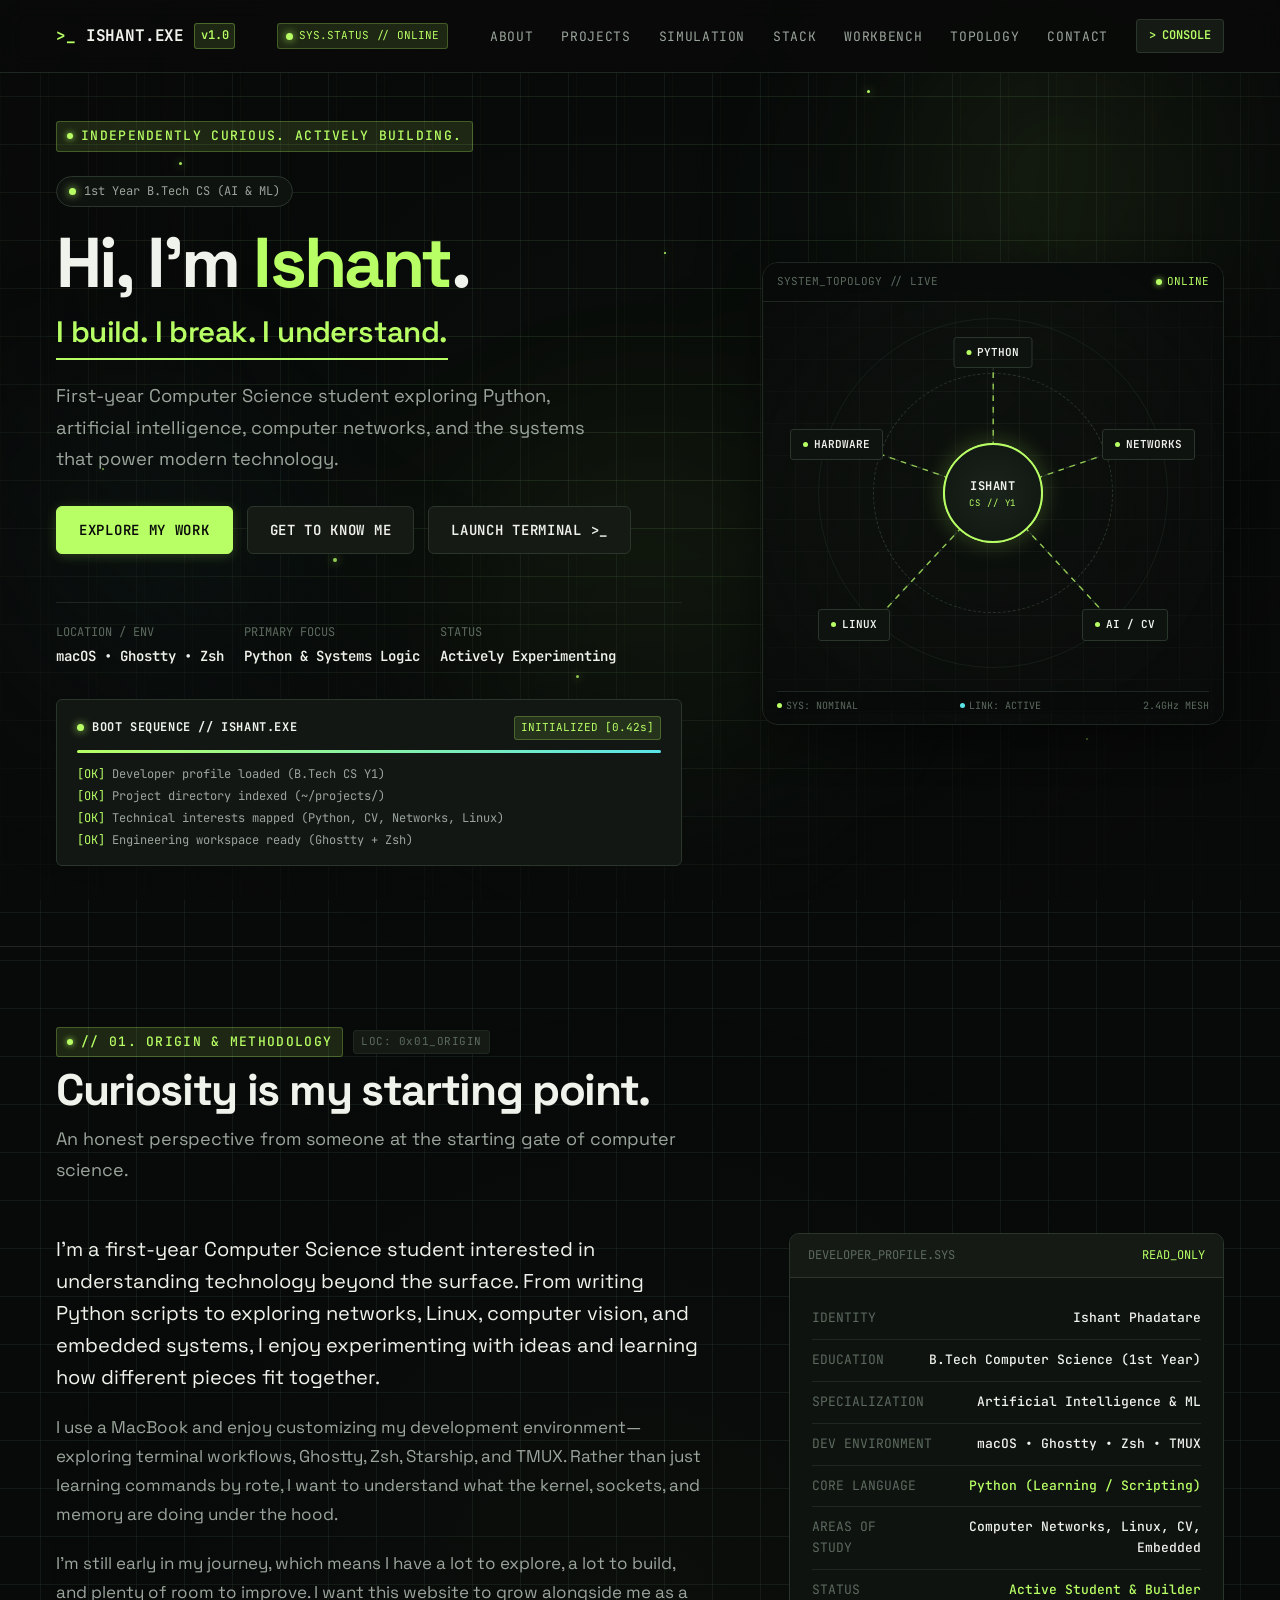
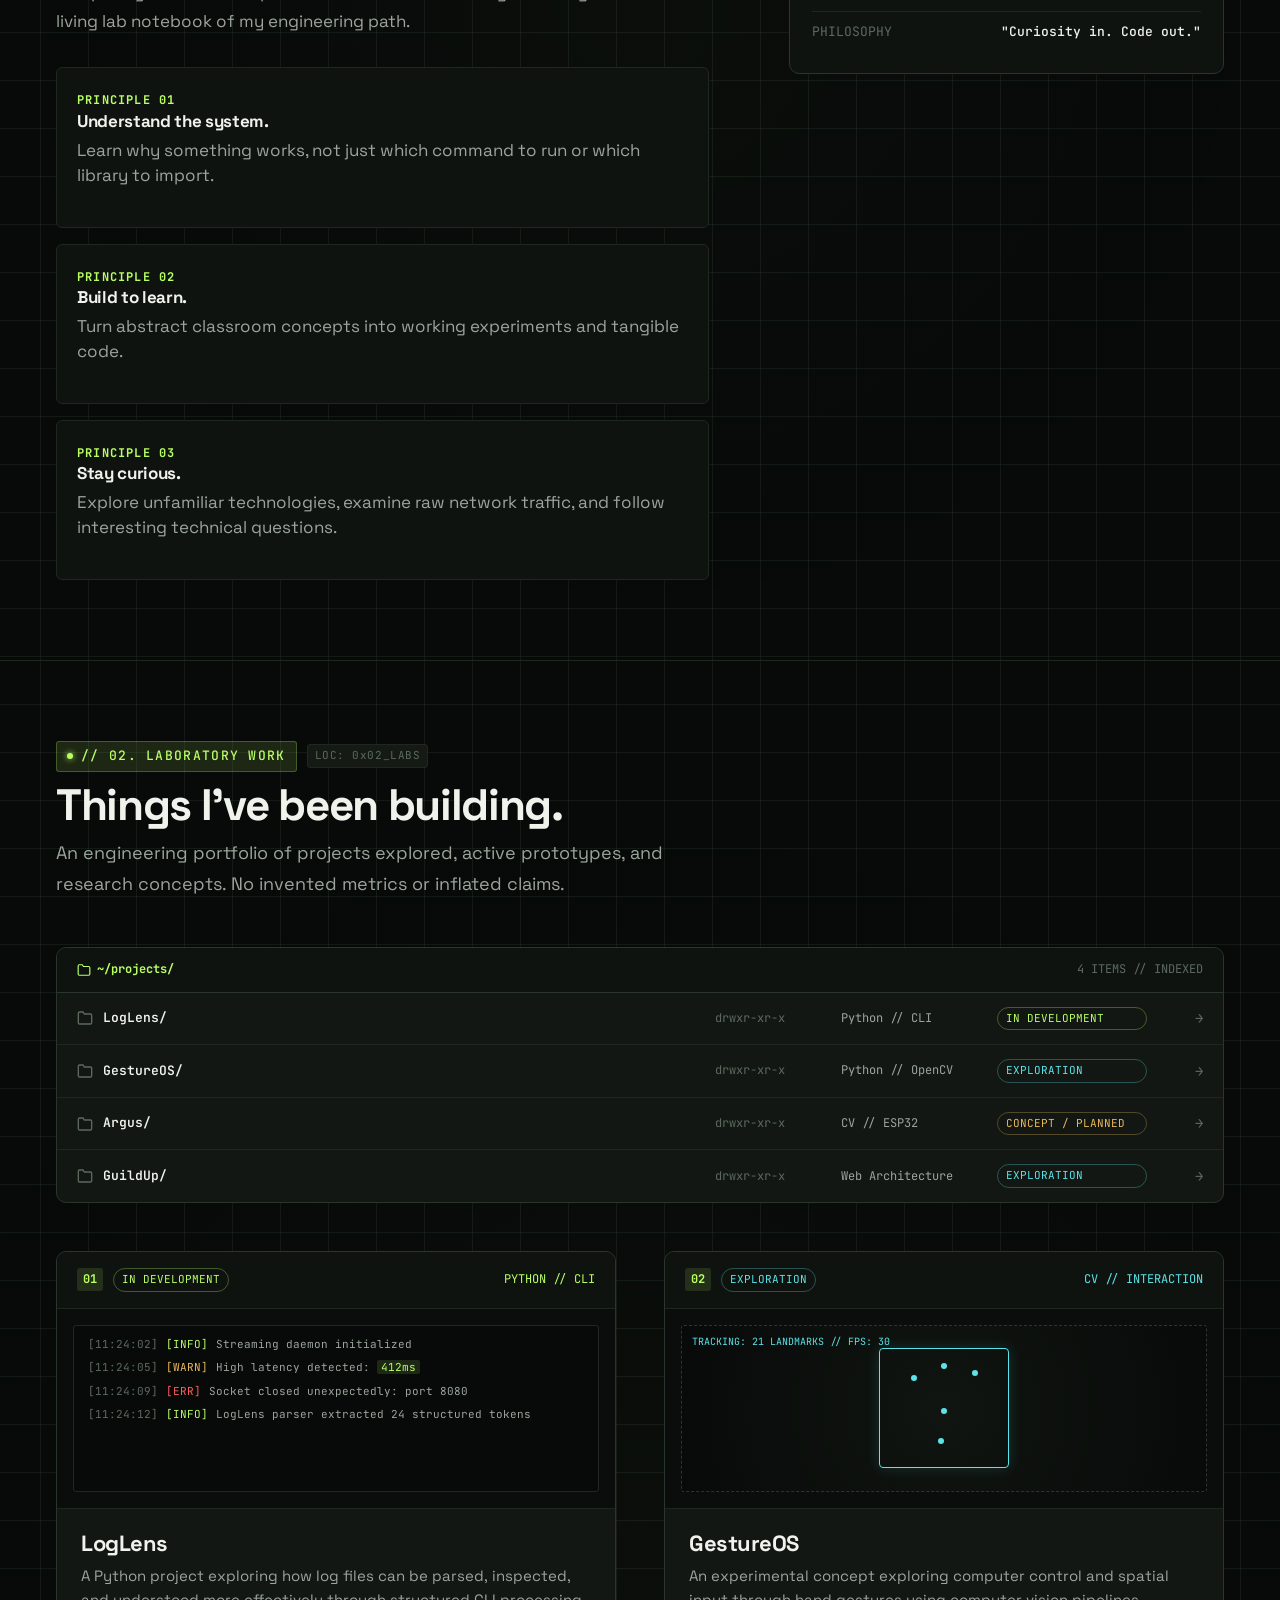
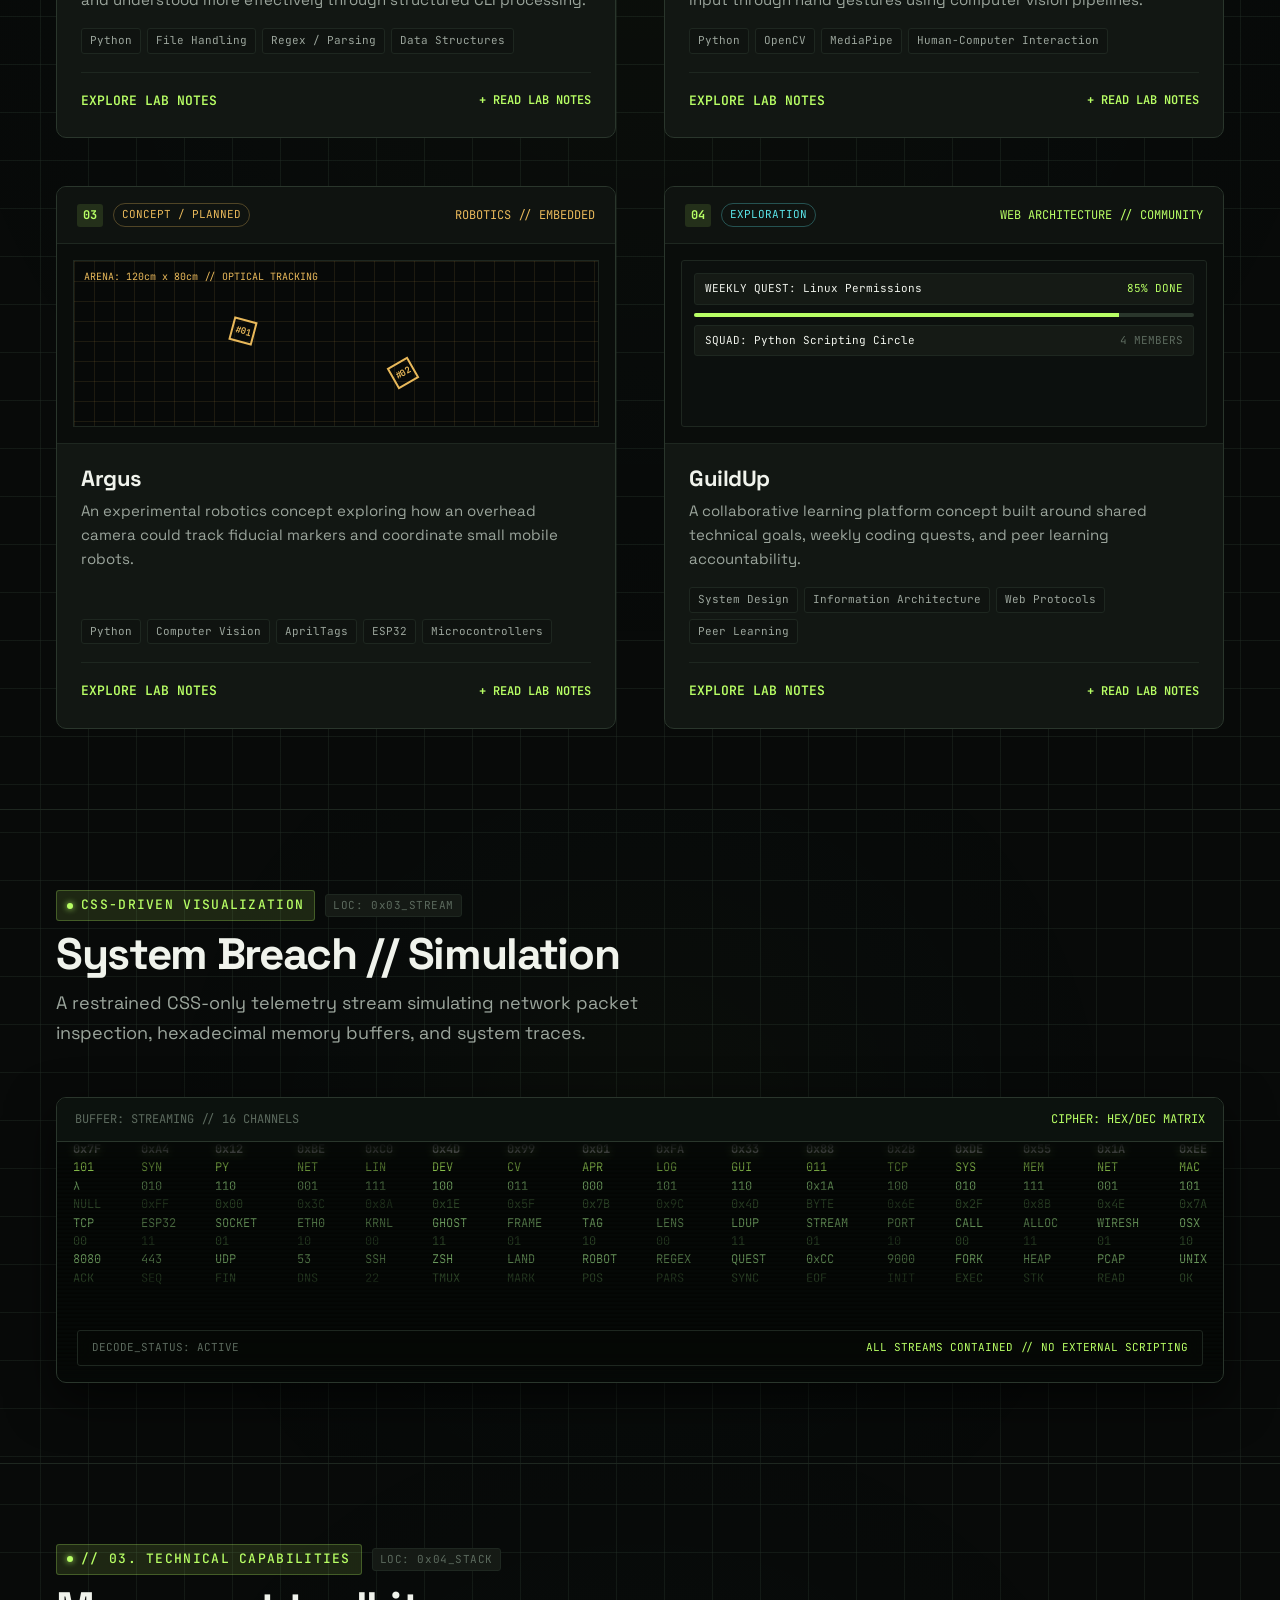
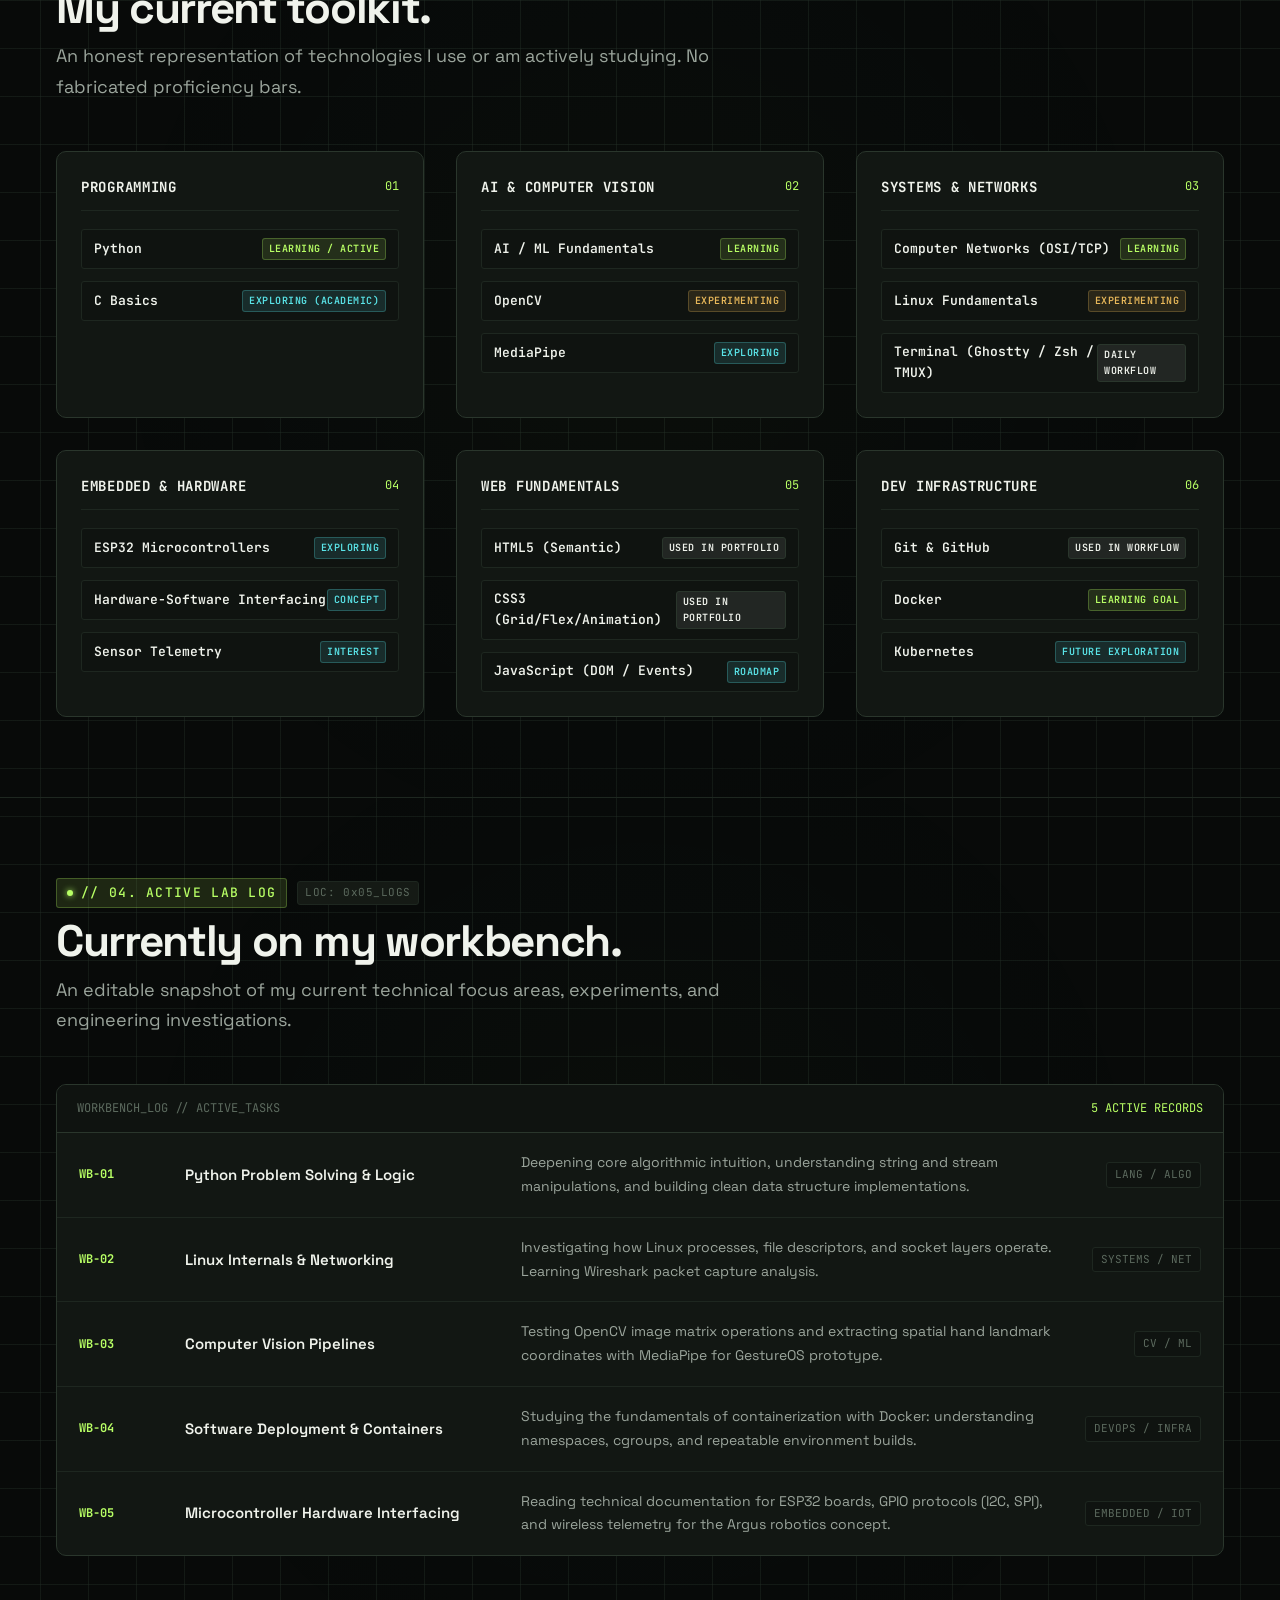
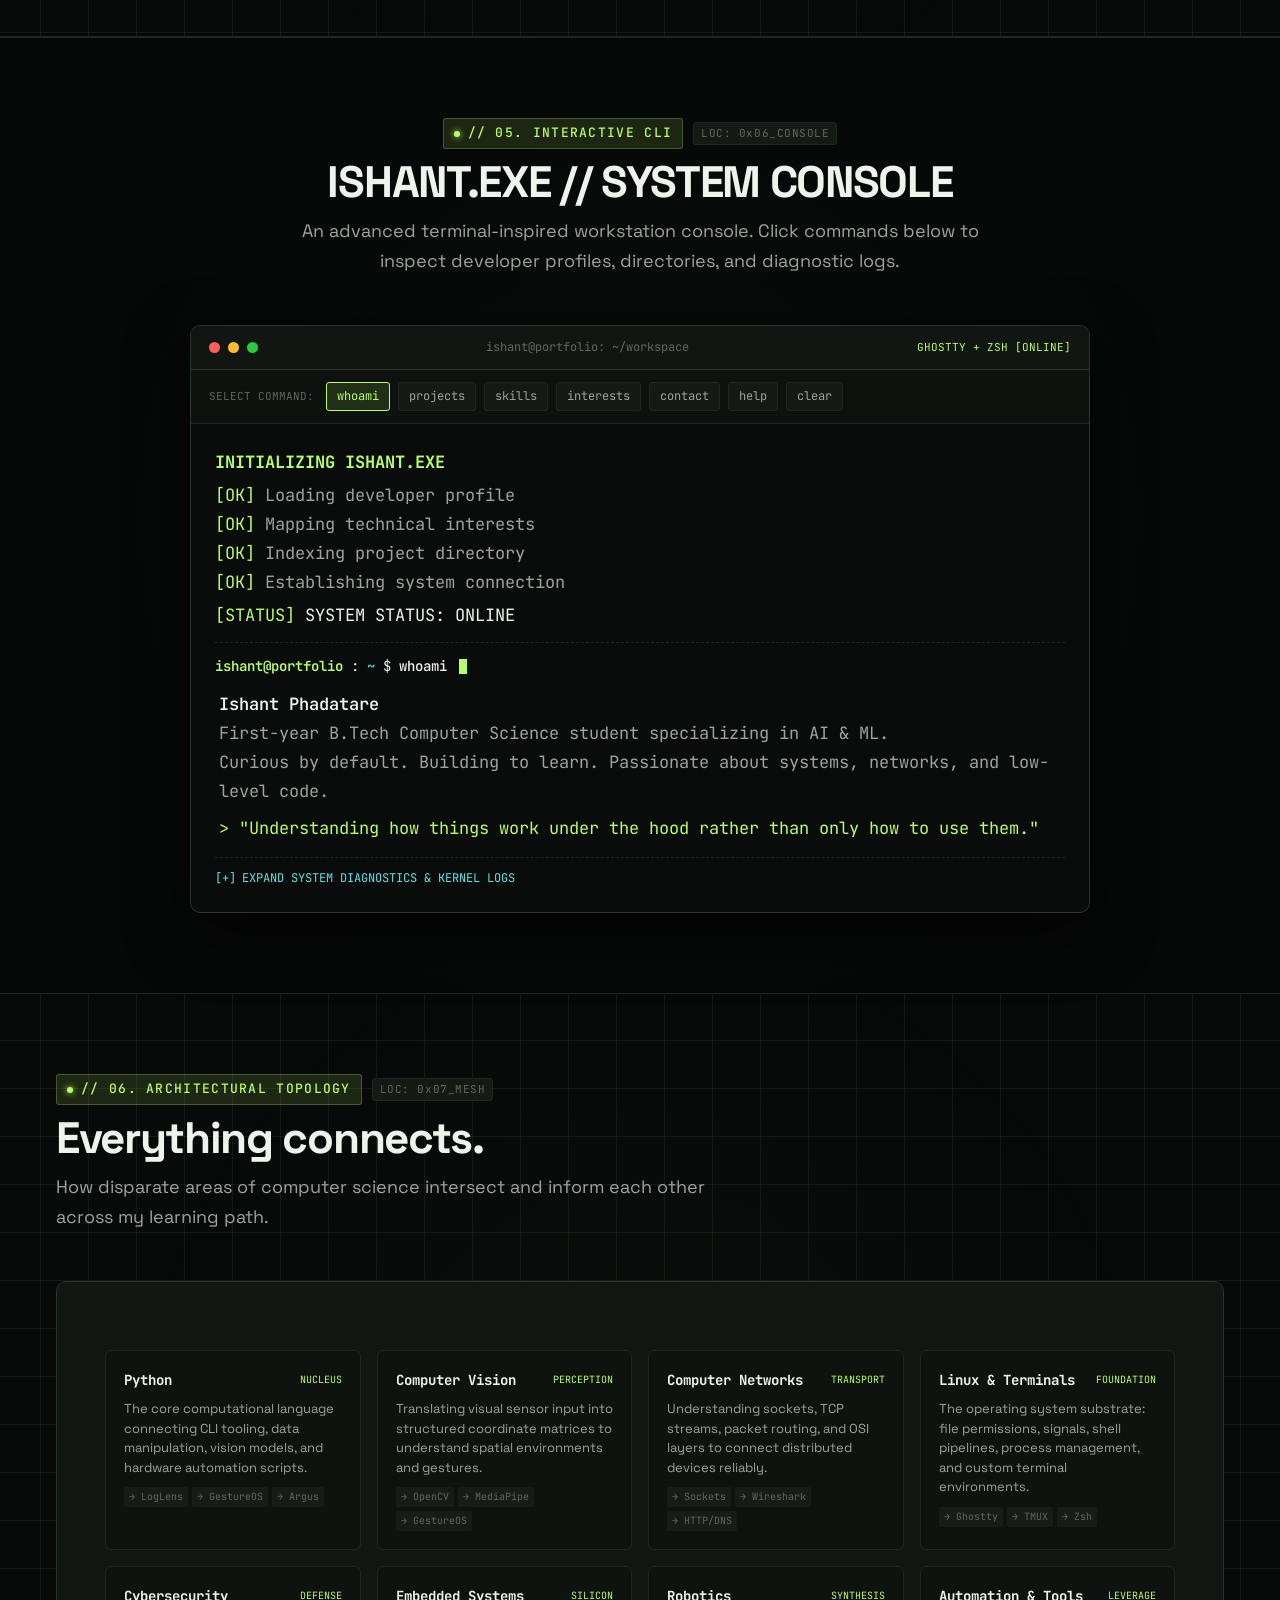
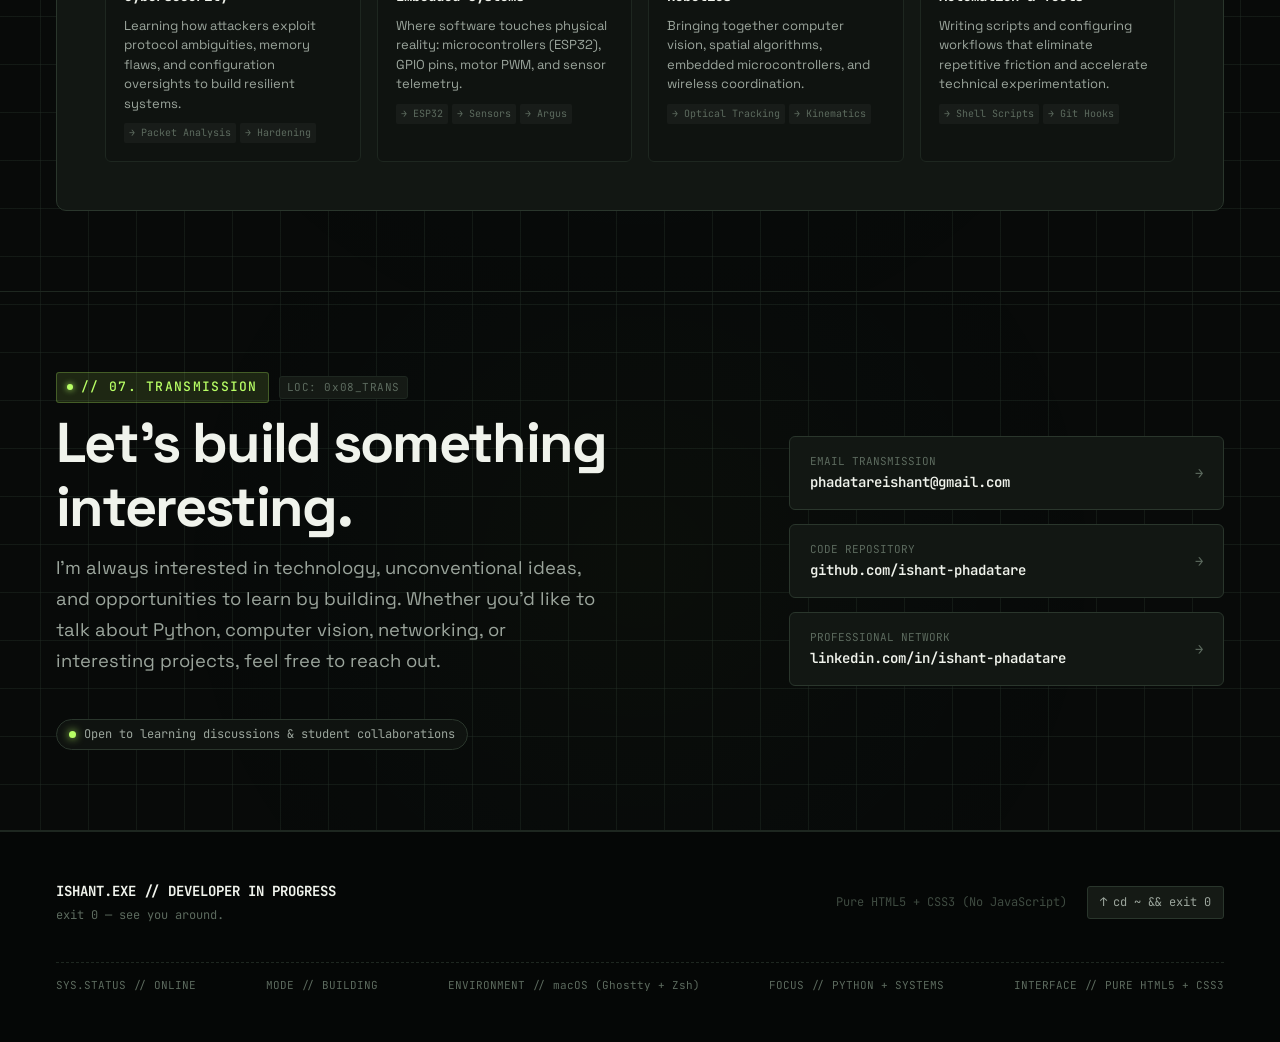
<file: portfolio/index.html>
<!DOCTYPE html>
<html lang="en">
<head>
  <meta charset="UTF-8">
  <meta name="viewport" content="width=device-width, initial-scale=1.0">
  <title>Ishant Phadatare — ISHANT.EXE | Developer in Progress</title>
  <meta name="description" content="Personal digital workspace of Ishant Phadatare — First-year CS student exploring Python, AI, networks, Linux, and systems. Built with pure HTML and CSS.">
  <meta name="author" content="Ishant Phadatare">
  <meta name="theme-color" content="#080A09">
  
  <!-- Favicon -->
  <link rel="icon" type="image/svg+xml" href="assets/favicon.svg">
  
  <!-- CSS Stylesheet -->
  <link rel="stylesheet" href="style.css">
</head>
<body>

  <!-- ========================================================================
       AMBIENT INTERACTIVE ENERGY FIELD (Pure HTML5 & CSS3 - Zero JS)
       ======================================================================== -->
  <div class="energy-field-container" aria-hidden="true">
    <div class="energy-auras">
      <div class="energy-aura aura-lime"></div>
      <div class="energy-aura aura-cyan"></div>
      <div class="energy-aura aura-green"></div>
    </div>
    <div class="energy-grid-drift"></div>
    <div class="energy-particles">
      <span class="particle p-1"></span>
      <span class="particle p-2"></span>
      <span class="particle p-3"></span>
      <span class="particle p-4"></span>
      <span class="particle p-5"></span>
      <span class="particle p-6"></span>
      <span class="particle p-7"></span>
      <span class="particle p-8"></span>
    </div>
  </div>

  <!-- ========================================================================
       SITE HEADER & NAVIGATION (Zero JS - Pure CSS Mobile Hamburger)
       ======================================================================== -->
  <header class="site-header">
    <input type="checkbox" id="nav-toggle" class="nav-toggle-input" aria-label="Toggle Navigation Menu">
    
    <div class="container nav-container">
      <a href="#hero" class="site-logo" aria-label="Ishant Phadatare Portfolio Home">
        <span class="accent mono">&gt;_</span> ISHANT.EXE
        <span class="logo-badge mono">v1.0</span>
      </a>

      <!-- Ambient System Nav Status Indicator -->
      <div class="nav-sys-badge" aria-hidden="true">
        <span class="status-dot"></span>
        <span>SYS.STATUS // ONLINE</span>
      </div>

      <!-- Mobile Hamburger Trigger -->
      <label for="nav-toggle" class="nav-toggle-label" aria-hidden="true">
        <span></span>
        <span></span>
        <span></span>
      </label>

      <!-- Navigation Links -->
      <ul class="nav-links">
        <li><a href="#about" class="nav-link">About</a></li>
        <li><a href="#projects" class="nav-link">Projects</a></li>
        <li><a href="#simulation" class="nav-link">Simulation</a></li>
        <li><a href="#stack" class="nav-link">Stack</a></li>
        <li><a href="#workbench" class="nav-link">Workbench</a></li>
        <li><a href="#network" class="nav-link">Topology</a></li>
        <li><a href="#contact" class="nav-link">Contact</a></li>
        <li>
          <a href="#terminal" class="nav-term-btn">
            <span class="accent">&gt;</span> CONSOLE
          </a>
        </li>
      </ul>
    </div>
  </header>

  <main>
    <!-- ======================================================================
         01. HERO SECTION
         ====================================================================== -->
    <section id="hero" class="hero-section section-wrapper">
      
      <!-- Interactive Mouse-Reactive Energy Matrix (Pure CSS Multi-Zone Grid) -->
      <div class="hero-energy-zones" aria-hidden="true">
        <div class="energy-zone zone-1"></div>
        <div class="energy-zone zone-2"></div>
        <div class="energy-zone zone-3"></div>
        <div class="energy-zone zone-4"></div>
        <div class="energy-zone zone-5"></div>
        <div class="energy-zone zone-6"></div>
      </div>

      <div class="container hero-grid">
        
        <!-- Left Column: Personal Statement & Context -->
        <div class="hero-content">
          <div class="hero-meta">
            <span class="section-label">INDEPENDENTLY CURIOUS. ACTIVELY BUILDING.</span>
            <div class="status-pill">
              <span class="status-dot"></span>
              <span>1st Year B.Tech CS (AI &amp; ML)</span>
            </div>
          </div>

          <h1 class="hero-title">Hi, I'm <span class="accent">Ishant</span>.</h1>
          
          <div class="hero-statement">
            <span class="hero-tagline-cycle">I build. I break. I understand.</span>
          </div>

          <p class="hero-desc">
            First-year Computer Science student exploring Python, artificial intelligence, computer networks, and the systems that power modern technology.
          </p>

          <div class="hero-actions">
            <a href="#projects" class="btn btn-primary">Explore My Work</a>
            <a href="#about" class="btn btn-secondary">Get To Know Me</a>
            <a href="#terminal" class="btn btn-secondary mono">Launch Terminal &gt;_</a>
          </div>

          <div class="hero-stats-row">
            <div class="stat-item">
              <span>LOCATION / ENV</span>
              <strong>macOS • Ghostty • Zsh</strong>
            </div>
            <div class="stat-item">
              <span>PRIMARY FOCUS</span>
              <strong>Python &amp; Systems Logic</strong>
            </div>
            <div class="stat-item">
              <span>STATUS</span>
              <strong class="accent">Actively Experimenting</strong>
            </div>
          </div>

          <!-- Feature 3: Decorative Boot Sequence Component -->
          <div class="boot-sequence-widget" aria-label="System Boot Sequence">
            <div class="boot-header">
              <div class="boot-title">
                <span class="status-dot"></span>
                <span>BOOT SEQUENCE // ISHANT.EXE</span>
              </div>
              <span class="boot-status-badge">INITIALIZED [0.42s]</span>
            </div>
            <div class="boot-progress-track">
              <div class="boot-progress-fill"></div>
            </div>
            <div class="boot-lines">
              <div class="boot-line b-1"><span class="accent">[OK]</span> Developer profile loaded (B.Tech CS Y1)</div>
              <div class="boot-line b-2"><span class="accent">[OK]</span> Project directory indexed (~/projects/)</div>
              <div class="boot-line b-3"><span class="accent">[OK]</span> Technical interests mapped (Python, CV, Networks, Linux)</div>
              <div class="boot-line b-4"><span class="accent">[OK]</span> Engineering workspace ready (Ghostty + Zsh)</div>
            </div>
          </div>
        </div>

        <!-- Right Column: Pure CSS Animated Living System Diagram -->
        <div class="hero-visual">
          <div class="system-diagram-wrapper" aria-label="System Topology Visualizer">
            <div class="diagram-canvas">
              
              <!-- Canvas Header Bar -->
              <div class="diagram-header-bar">
                <span>SYSTEM_TOPOLOGY // LIVE</span>
                <span class="diagram-status-badge">ONLINE</span>
              </div>

              <!-- Animated Orbital Rings -->
              <div class="orbit-ring orbit-ring-1"></div>
              <div class="orbit-ring orbit-ring-2"></div>
              <div class="radar-ping"></div>

              <!-- Center Hub -->
              <div class="center-node">
                <span class="center-node-label">ISHANT</span>
                <span class="center-node-sub">CS // Y1</span>
              </div>

              <!-- Satellite Nodes -->
              <a href="#stack" class="sat-node sat-python" title="View Python stack">
                <span class="sat-dot"></span>
                <span>PYTHON</span>
              </a>

              <a href="#stack" class="sat-node sat-networks" title="View Networking stack">
                <span class="sat-dot"></span>
                <span>NETWORKS</span>
              </a>

              <a href="#stack" class="sat-node sat-aicv" title="View AI/CV stack">
                <span class="sat-dot"></span>
                <span>AI / CV</span>
              </a>

              <a href="#stack" class="sat-node sat-linux" title="View Linux stack">
                <span class="sat-dot"></span>
                <span>LINUX</span>
              </a>

              <a href="#stack" class="sat-node sat-hardware" title="View Hardware stack">
                <span class="sat-dot"></span>
                <span>HARDWARE</span>
              </a>

              <!-- Connecting Vector Lines (Pure SVG Overlay with Animated Data Pulses) -->
              <svg class="diagram-vectors" viewBox="0 0 480 480" xmlns="http://www.w3.org/2000/svg">
                <!-- Base Topology Links -->
                <line x1="240" y1="240" x2="240" y2="105" class="vector-line" />
                <line x1="240" y1="240" x2="385" y2="190" class="vector-line" />
                <line x1="240" y1="240" x2="365" y2="375" class="vector-line" />
                <line x1="240" y1="240" x2="115" y2="375" class="vector-line" />
                <line x1="240" y1="240" x2="95" y2="190" class="vector-line" />
                
                <!-- Animated Active Signal Stream Overlays -->
                <line x1="240" y1="240" x2="240" y2="105" class="vector-line-active" />
                <line x1="240" y1="240" x2="385" y2="190" class="vector-line-active" style="animation-delay: 1.5s;" />
                <line x1="240" y1="240" x2="365" y2="375" class="vector-line-active" style="animation-delay: 3s;" />
                <line x1="240" y1="240" x2="115" y2="375" class="vector-line-active" style="animation-delay: 4.5s;" />
                <line x1="240" y1="240" x2="95" y2="190" class="vector-line-active" style="animation-delay: 6s;" />
              </svg>

              <!-- Feature 5: Diagram Telemetry Legend -->
              <div class="diagram-legend" aria-hidden="true">
                <div class="diagram-legend-item"><span class="legend-dot-lime"></span> SYS: NOMINAL</div>
                <div class="diagram-legend-item"><span class="legend-dot-cyan"></span> LINK: ACTIVE</div>
                <div class="diagram-legend-item mono">2.4GHz MESH</div>
              </div>

            </div>
          </div>
        </div>

      </div>
    </section>

    <!-- ======================================================================
         02. ABOUT SECTION
         ====================================================================== -->
    <section id="about" class="section-wrapper">
      <div class="container">
        
        <div class="section-header">
          <div style="display: flex; align-items: center; gap: 10px; margin-bottom: 8px;">
            <span class="section-label" style="margin-bottom: 0;">// 01. ORIGIN &amp; METHODOLOGY</span>
            <span class="sys-chip">LOC: 0x01_ORIGIN</span>
          </div>
          <h2 class="section-title">Curiosity is my starting point.</h2>
          <p class="section-subtitle">
            An honest perspective from someone at the starting gate of computer science.
          </p>
        </div>

        <div class="about-grid">
          <!-- Left Column: Story & Principles -->
          <div class="about-narrative">
            <p class="lead-p">
              I'm a first-year Computer Science student interested in understanding technology beyond the surface. From writing Python scripts to exploring networks, Linux, computer vision, and embedded systems, I enjoy experimenting with ideas and learning how different pieces fit together.
            </p>
            <p>
              I use a MacBook and enjoy customizing my development environment—exploring terminal workflows, Ghostty, Zsh, Starship, and TMUX. Rather than just learning commands by rote, I want to understand what the kernel, sockets, and memory are doing under the hood.
            </p>
            <p>
              I'm still early in my journey, which means I have a lot to explore, a lot to build, and plenty of room to improve. I want this website to grow alongside me as a living lab notebook of my engineering path.
            </p>

            <!-- Three Core Principles -->
            <div class="principles-list">
              <div class="principle-card">
                <span class="principle-num">PRINCIPLE 01</span>
                <h3 class="principle-title">Understand the system.</h3>
                <p class="principle-desc">Learn why something works, not just which command to run or which library to import.</p>
              </div>

              <div class="principle-card">
                <span class="principle-num">PRINCIPLE 02</span>
                <h3 class="principle-title">Build to learn.</h3>
                <p class="principle-desc">Turn abstract classroom concepts into working experiments and tangible code.</p>
              </div>

              <div class="principle-card">
                <span class="principle-num">PRINCIPLE 03</span>
                <h3 class="principle-title">Stay curious.</h3>
                <p class="principle-desc">Explore unfamiliar technologies, examine raw network traffic, and follow interesting technical questions.</p>
              </div>
            </div>
          </div>

          <!-- Right Column: Personal Technical Spec Panel -->
          <div class="about-spec-col">
            <div class="tech-spec-panel">
              <div class="spec-header">
                <span>DEVELOPER_PROFILE.SYS</span>
                <span class="accent mono">READ_ONLY</span>
              </div>
              <div class="spec-body">
                <div class="spec-row">
                  <span class="spec-key">IDENTITY</span>
                  <span class="spec-val">Ishant Phadatare</span>
                </div>
                <div class="spec-row">
                  <span class="spec-key">EDUCATION</span>
                  <span class="spec-val">B.Tech Computer Science (1st Year)</span>
                </div>
                <div class="spec-row">
                  <span class="spec-key">SPECIALIZATION</span>
                  <span class="spec-val">Artificial Intelligence &amp; ML</span>
                </div>
                <div class="spec-row">
                  <span class="spec-key">DEV ENVIRONMENT</span>
                  <span class="spec-val">macOS • Ghostty • Zsh • TMUX</span>
                </div>
                <div class="spec-row">
                  <span class="spec-key">CORE LANGUAGE</span>
                  <span class="spec-val active-tag">Python (Learning / Scripting)</span>
                </div>
                <div class="spec-row">
                  <span class="spec-key">AREAS OF STUDY</span>
                  <span class="spec-val">Computer Networks, Linux, CV, Embedded</span>
                </div>
                <div class="spec-row">
                  <span class="spec-key">STATUS</span>
                  <span class="spec-val active-tag">Active Student &amp; Builder</span>
                </div>
                <div class="spec-row">
                  <span class="spec-key">PHILOSOPHY</span>
                  <span class="spec-val">"Curiosity in. Code out."</span>
                </div>
              </div>
            </div>
          </div>

        </div>

      </div>
    </section>

    <!-- ======================================================================
         03. PROJECT SHOWCASE ("Things I've been building")
         ====================================================================== -->
    <section id="projects" class="section-wrapper">
      <div class="container">
        
        <div class="section-header">
          <div style="display: flex; align-items: center; gap: 10px; margin-bottom: 8px;">
            <span class="section-label" style="margin-bottom: 0;">// 02. LABORATORY WORK</span>
            <span class="sys-chip">LOC: 0x02_LABS</span>
          </div>
          <h2 class="section-title">Things I've been building.</h2>
          <p class="section-subtitle">
            An engineering portfolio of projects explored, active prototypes, and research concepts. No invented metrics or inflated claims.
          </p>
        </div>

        <!-- Feature 4: Developer Project Directory (~/projects/) -->
        <div class="project-directory-wrapper">
          <div class="project-directory-card">
            <div class="dir-header-bar">
              <span class="dir-path">
                <svg width="14" height="14" viewBox="0 0 24 24" fill="none" stroke="currentColor" stroke-width="2"><path d="M22 19a2 2 0 0 1-2 2H4a2 2 0 0 1-2-2V5a2 2 0 0 1 2-2h5l2 3h9a2 2 0 0 1 2 2z"/></svg>
                ~/projects/
              </span>
              <span class="mono">4 ITEMS // INDEXED</span>
            </div>
            <div class="dir-table">
              <a href="#proj-01" class="dir-row">
                <div class="dir-name-col">
                  <svg class="dir-folder-icon" viewBox="0 0 24 24" fill="none" stroke="currentColor" stroke-width="2"><path d="M22 19a2 2 0 0 1-2 2H4a2 2 0 0 1-2-2V5a2 2 0 0 1 2-2h5l2 3h9a2 2 0 0 1 2 2z"/></svg>
                  <span>LogLens/</span>
                </div>
                <span class="dir-perm">drwxr-xr-x</span>
                <span class="dir-lang">Python // CLI</span>
                <span class="proj-status status-dev">IN DEVELOPMENT</span>
                <span class="dir-arrow">&rarr;</span>
              </a>
              <a href="#proj-02" class="dir-row">
                <div class="dir-name-col">
                  <svg class="dir-folder-icon" viewBox="0 0 24 24" fill="none" stroke="currentColor" stroke-width="2"><path d="M22 19a2 2 0 0 1-2 2H4a2 2 0 0 1-2-2V5a2 2 0 0 1 2-2h5l2 3h9a2 2 0 0 1 2 2z"/></svg>
                  <span>GestureOS/</span>
                </div>
                <span class="dir-perm">drwxr-xr-x</span>
                <span class="dir-lang">Python // OpenCV</span>
                <span class="proj-status status-explore">EXPLORATION</span>
                <span class="dir-arrow">&rarr;</span>
              </a>
              <a href="#proj-03" class="dir-row">
                <div class="dir-name-col">
                  <svg class="dir-folder-icon" viewBox="0 0 24 24" fill="none" stroke="currentColor" stroke-width="2"><path d="M22 19a2 2 0 0 1-2 2H4a2 2 0 0 1-2-2V5a2 2 0 0 1 2-2h5l2 3h9a2 2 0 0 1 2 2z"/></svg>
                  <span>Argus/</span>
                </div>
                <span class="dir-perm">drwxr-xr-x</span>
                <span class="dir-lang">CV // ESP32</span>
                <span class="proj-status status-concept">CONCEPT / PLANNED</span>
                <span class="dir-arrow">&rarr;</span>
              </a>
              <a href="#proj-04" class="dir-row">
                <div class="dir-name-col">
                  <svg class="dir-folder-icon" viewBox="0 0 24 24" fill="none" stroke="currentColor" stroke-width="2"><path d="M22 19a2 2 0 0 1-2 2H4a2 2 0 0 1-2-2V5a2 2 0 0 1 2-2h5l2 3h9a2 2 0 0 1 2 2z"/></svg>
                  <span>GuildUp/</span>
                </div>
                <span class="dir-perm">drwxr-xr-x</span>
                <span class="dir-lang">Web Architecture</span>
                <span class="proj-status status-explore">EXPLORATION</span>
                <span class="dir-arrow">&rarr;</span>
              </a>
            </div>
          </div>
        </div>

        <div class="projects-grid">
          
          <!-- PROJECT 01: LOGLENS -->
          <article id="proj-01" class="project-card">
            <div class="project-card-header">
              <div class="proj-meta">
                <span class="proj-num">01</span>
                <span class="proj-status status-dev">IN DEVELOPMENT</span>
              </div>
              <span class="mono accent" style="font-size: 0.75rem;">PYTHON // CLI</span>
            </div>

            <!-- Pure CSS Visual Preview: Terminal Log Stream -->
            <div class="project-preview" aria-hidden="true">
              <div class="preview-loglens">
                <div class="log-line"><span class="log-time">[11:24:02]</span> <span class="log-info">[INFO]</span> <span class="log-msg">Streaming daemon initialized</span></div>
                <div class="log-line"><span class="log-time">[11:24:05]</span> <span class="log-warn">[WARN]</span> <span class="log-msg">High latency detected: <span class="log-highlight">412ms</span></span></div>
                <div class="log-line"><span class="log-time">[11:24:09]</span> <span class="log-err">[ERR]</span> <span class="log-msg">Socket closed unexpectedly: port 8080</span></div>
                <div class="log-line"><span class="log-time">[11:24:12]</span> <span class="log-info">[INFO]</span> <span class="log-msg">LogLens parser extracted 24 structured tokens</span></div>
              </div>
            </div>

            <div class="project-card-body">
              <h3 class="project-title">LogLens</h3>
              <p class="project-summary">
                A Python project exploring how log files can be parsed, inspected, and understood more effectively through structured CLI processing.
              </p>
              
              <div class="project-tech-tags">
                <span class="tech-tag">Python</span>
                <span class="tech-tag">File Handling</span>
                <span class="tech-tag">Regex / Parsing</span>
                <span class="tech-tag">Data Structures</span>
              </div>

              <!-- Pure CSS Expandable Deep Dive -->
              <details class="project-deep-dive">
                <summary>EXPLORE LAB NOTES</summary>
                <div class="deep-dive-content">
                  <div class="deep-dive-section">
                    <h5>The Problem</h5>
                    <p>Raw server logs are noisy and overwhelming to read line-by-line during incident debugging or system analysis.</p>
                  </div>
                  <div class="deep-dive-section">
                    <h5>Technical Approach</h5>
                    <p>Building a lightweight Python tool utilizing streaming generators for memory-efficient log reading, regex pattern matching, and structured JSON output.</p>
                  </div>
                  <div class="deep-dive-section">
                    <h5>What I'm Learning</h5>
                    <p>Python file I/O performance, handling edge cases in malformed logs, and structuring clean CLI developer utilities.</p>
                  </div>
                  <div class="project-links">
                    <a href="projects/loglens.html" class="proj-link accent">Full Case Study &rarr;</a>
                    <span class="proj-link mono" style="color: var(--text-muted);">Repo: Coming soon</span>
                  </div>
                </div>
              </details>
            </div>
          </article>

          <!-- PROJECT 02: GESTUREOS -->
          <article id="proj-02" class="project-card">
            <div class="project-card-header">
              <div class="proj-meta">
                <span class="proj-num">02</span>
                <span class="proj-status status-explore">EXPLORATION</span>
              </div>
              <span class="mono cyan" style="font-size: 0.75rem;">CV // INTERACTION</span>
            </div>

            <!-- Pure CSS Visual Preview: Hand Tracking Viewport -->
            <div class="project-preview" aria-hidden="true">
              <div class="preview-gestureos">
                <div class="gesture-hud">TRACKING: 21 LANDMARKS // FPS: 30</div>
                <div class="gesture-box">
                  <span class="hand-point hp-1"></span>
                  <span class="hand-point hp-2"></span>
                  <span class="hand-point hp-3"></span>
                  <span class="hand-point hp-4"></span>
                  <span class="hand-point hp-5"></span>
                </div>
              </div>
            </div>

            <div class="project-card-body">
              <h3 class="project-title">GestureOS</h3>
              <p class="project-summary">
                An experimental concept exploring computer control and spatial input through hand gestures using computer vision pipelines.
              </p>
              
              <div class="project-tech-tags">
                <span class="tech-tag">Python</span>
                <span class="tech-tag">OpenCV</span>
                <span class="tech-tag">MediaPipe</span>
                <span class="tech-tag">Human-Computer Interaction</span>
              </div>

              <!-- Pure CSS Expandable Deep Dive -->
              <details class="project-deep-dive">
                <summary>EXPLORE LAB NOTES</summary>
                <div class="deep-dive-content">
                  <div class="deep-dive-section">
                    <h5>The Concept</h5>
                    <p>Replacing mouse and keyboard shortcuts with intuitive spatial hand gestures detected via standard webcams.</p>
                  </div>
                  <div class="deep-dive-section">
                    <h5>Technical Approach</h5>
                    <p>Using MediaPipe Hands landmark tracking to extract 3D finger coordinates, calculate Euclidean distances, and trigger simulated OS virtual inputs.</p>
                  </div>
                  <div class="deep-dive-section">
                    <h5>What I'm Learning</h5>
                    <p>Real-time frame processing constraints, smoothing jitter in landmark coordinates, and computer vision mathematics.</p>
                  </div>
                  <div class="project-links">
                    <a href="projects/gestureos.html" class="proj-link cyan">Full Case Study &rarr;</a>
                    <span class="proj-link mono" style="color: var(--text-muted);">Status: Prototype phase</span>
                  </div>
                </div>
              </details>
            </div>
          </article>

          <!-- PROJECT 03: ARGUS -->
          <article id="proj-03" class="project-card">
            <div class="project-card-header">
              <div class="proj-meta">
                <span class="proj-num">03</span>
                <span class="proj-status status-concept">CONCEPT / PLANNED</span>
              </div>
              <span class="mono amber" style="font-size: 0.75rem;">ROBOTICS // EMBEDDED</span>
            </div>

            <!-- Pure CSS Visual Preview: Overhead Arena Coordinates -->
            <div class="project-preview" aria-hidden="true">
              <div class="preview-argus">
                <div class="arena-grid-overlay"></div>
                <div class="robot-marker rm-1">#01</div>
                <div class="robot-marker rm-2">#02</div>
                <div class="gesture-hud" style="color: var(--accent-amber);">ARENA: 120cm x 80cm // OPTICAL TRACKING</div>
              </div>
            </div>

            <div class="project-card-body">
              <h3 class="project-title">Argus</h3>
              <p class="project-summary">
                An experimental robotics concept exploring how an overhead camera could track fiducial markers and coordinate small mobile robots.
              </p>
              
              <div class="project-tech-tags">
                <span class="tech-tag">Python</span>
                <span class="tech-tag">Computer Vision</span>
                <span class="tech-tag">AprilTags</span>
                <span class="tech-tag">ESP32</span>
                <span class="tech-tag">Microcontrollers</span>
              </div>

              <!-- Pure CSS Expandable Deep Dive -->
              <details class="project-deep-dive">
                <summary>EXPLORE LAB NOTES</summary>
                <div class="deep-dive-content">
                  <div class="deep-dive-section">
                    <h5>The Concept</h5>
                    <p>Centralized optical tracking eliminates the need for expensive onboard sensors on individual miniature wheeled robots.</p>
                  </div>
                  <div class="deep-dive-section">
                    <h5>Proposed Approach</h5>
                    <p>Mounting an overhead camera running AprilTag detection in Python to calculate each robot's 2D position and orientation, then sending wireless motor adjustments over ESP-NOW or MQTT.</p>
                  </div>
                  <div class="deep-dive-section">
                    <h5>What I'm Learning</h5>
                    <p>Fiducial marker detection, perspective transformation calibration, and wireless telemetry to ESP32 microcontrollers.</p>
                  </div>
                  <div class="project-links">
                    <a href="projects/argus.html" class="proj-link amber">Full Case Study &rarr;</a>
                    <span class="proj-link mono" style="color: var(--text-muted);">Status: Research &amp; bill of materials</span>
                  </div>
                </div>
              </details>
            </div>
          </article>

          <!-- PROJECT 04: GUILDUP -->
          <article id="proj-04" class="project-card">
            <div class="project-card-header">
              <div class="proj-meta">
                <span class="proj-num">04</span>
                <span class="proj-status status-explore">EXPLORATION</span>
              </div>
              <span class="mono accent" style="font-size: 0.75rem;">WEB ARCHITECTURE // COMMUNITY</span>
            </div>

            <!-- Pure CSS Visual Preview: Quest Board -->
            <div class="project-preview" aria-hidden="true">
              <div class="preview-guildup">
                <div class="guildup-quest-row">
                  <span>WEEKLY QUEST: Linux Permissions</span>
                  <span class="quest-badge">85% DONE</span>
                </div>
                <div class="quest-progress-bar">
                  <div class="quest-progress-fill" style="width: 85%;"></div>
                </div>
                <div class="guildup-quest-row">
                  <span>SQUAD: Python Scripting Circle</span>
                  <span class="mono" style="color: var(--text-muted);">4 MEMBERS</span>
                </div>
              </div>
            </div>

            <div class="project-card-body">
              <h3 class="project-title">GuildUp</h3>
              <p class="project-summary">
                A collaborative learning platform concept built around shared technical goals, weekly coding quests, and peer learning accountability.
              </p>
              
              <div class="project-tech-tags">
                <span class="tech-tag">System Design</span>
                <span class="tech-tag">Information Architecture</span>
                <span class="tech-tag">Web Protocols</span>
                <span class="tech-tag">Peer Learning</span>
              </div>

              <!-- Pure CSS Expandable Deep Dive -->
              <details class="project-deep-dive">
                <summary>EXPLORE LAB NOTES</summary>
                <div class="deep-dive-content">
                  <div class="deep-dive-section">
                    <h5>The Concept</h5>
                    <p>Self-learning technical topics is notoriously prone to drop-off. GuildUp explores structuring student accountability into lightweight weekly quests.</p>
                  </div>
                  <div class="deep-dive-section">
                    <h5>Proposed Architecture</h5>
                    <p>Designing a modular web architecture focusing on minimal distractions, structured submission proofs, and peer validation loops.</p>
                  </div>
                  <div class="deep-dive-section">
                    <h5>What I'm Learning</h5>
                    <p>Client-server interaction models, database relational modeling, and user journey optimization for learning habits.</p>
                  </div>
                  <div class="project-links">
                    <a href="projects/guildup.html" class="proj-link accent">Full Case Study &rarr;</a>
                    <span class="proj-link mono" style="color: var(--text-muted);">Status: Concept &amp; Wireframes</span>
                  </div>
                </div>
              </details>
            </div>
          </article>

        </div>

      </div>
    </section>

    <!-- ======================================================================
         FEATURE 1: MATRIX-STYLE DIGITAL RAIN (SYSTEM BREACH // SIMULATION)
         ====================================================================== -->
    <section id="simulation" class="section-wrapper matrix-simulation-section">
      <div class="container">
        <div class="section-header">
          <div style="display: flex; align-items: center; gap: 10px; margin-bottom: 8px;">
            <span class="section-label" style="margin-bottom: 0;">CSS-DRIVEN VISUALIZATION</span>
            <span class="sys-chip">LOC: 0x03_STREAM</span>
          </div>
          <h2 class="section-title">System Breach // Simulation</h2>
          <p class="section-subtitle">
            A restrained CSS-only telemetry stream simulating network packet inspection, hexadecimal memory buffers, and system traces.
          </p>
        </div>

        <div class="matrix-simulation-card">
          <div class="matrix-hud-bar">
            <span>BUFFER: STREAMING // 16 CHANNELS</span>
            <span class="accent mono">CIPHER: HEX/DEC MATRIX</span>
          </div>
          
          <div class="matrix-rain-viewport" aria-hidden="true">
            <div class="matrix-scanlines"></div>
            <!-- 16 Columns of predefined falling characters -->
            <div class="matrix-col col-1"><span class="m-head">0x7F</span><span class="m-bright">101</span><span class="m-mid">λ</span><span class="m-dim">NULL</span><span class="m-mid">TCP</span><span class="m-dim">00</span><span class="m-mid">8080</span><span class="m-dim">ACK</span></div>
            <div class="matrix-col col-2"><span class="m-head">0xA4</span><span class="m-bright">SYN</span><span class="m-mid">010</span><span class="m-dim">0xFF</span><span class="m-mid">ESP32</span><span class="m-dim">11</span><span class="m-mid">443</span><span class="m-dim">SEQ</span></div>
            <div class="matrix-col col-3"><span class="m-head">0x12</span><span class="m-bright">PY</span><span class="m-mid">110</span><span class="m-dim">0x00</span><span class="m-mid">SOCKET</span><span class="m-dim">01</span><span class="m-mid">UDP</span><span class="m-dim">FIN</span></div>
            <div class="matrix-col col-4"><span class="m-head">0xBE</span><span class="m-bright">NET</span><span class="m-mid">001</span><span class="m-dim">0x3C</span><span class="m-mid">ETH0</span><span class="m-dim">10</span><span class="m-mid">53</span><span class="m-dim">DNS</span></div>
            <div class="matrix-col col-5"><span class="m-head">0xC0</span><span class="m-bright">LIN</span><span class="m-mid">111</span><span class="m-dim">0x8A</span><span class="m-mid">KRNL</span><span class="m-dim">00</span><span class="m-mid">SSH</span><span class="m-dim">22</span></div>
            <div class="matrix-col col-6"><span class="m-head">0x4D</span><span class="m-bright">DEV</span><span class="m-mid">100</span><span class="m-dim">0x1E</span><span class="m-mid">GHOST</span><span class="m-dim">11</span><span class="m-mid">ZSH</span><span class="m-dim">TMUX</span></div>
            <div class="matrix-col col-7"><span class="m-head">0x99</span><span class="m-bright">CV</span><span class="m-mid">011</span><span class="m-dim">0x5F</span><span class="m-mid">FRAME</span><span class="m-dim">01</span><span class="m-mid">LAND</span><span class="m-dim">MARK</span></div>
            <div class="matrix-col col-8"><span class="m-head">0x01</span><span class="m-bright">APR</span><span class="m-mid">000</span><span class="m-dim">0x7B</span><span class="m-mid">TAG</span><span class="m-dim">10</span><span class="m-mid">ROBOT</span><span class="m-dim">POS</span></div>
            <div class="matrix-col col-9"><span class="m-head">0xFA</span><span class="m-bright">LOG</span><span class="m-mid">101</span><span class="m-dim">0x9C</span><span class="m-mid">LENS</span><span class="m-dim">00</span><span class="m-mid">REGEX</span><span class="m-dim">PARS</span></div>
            <div class="matrix-col col-10"><span class="m-head">0x33</span><span class="m-bright">GUI</span><span class="m-mid">110</span><span class="m-dim">0x4D</span><span class="m-mid">LDUP</span><span class="m-dim">11</span><span class="m-mid">QUEST</span><span class="m-dim">SYNC</span></div>
            <div class="matrix-col col-11"><span class="m-head">0x88</span><span class="m-bright">011</span><span class="m-mid">0x1A</span><span class="m-dim">BYTE</span><span class="m-mid">STREAM</span><span class="m-dim">01</span><span class="m-mid">0xCC</span><span class="m-dim">EOF</span></div>
            <div class="matrix-col col-12"><span class="m-head">0x2B</span><span class="m-bright">TCP</span><span class="m-mid">100</span><span class="m-dim">0x6E</span><span class="m-mid">PORT</span><span class="m-dim">10</span><span class="m-mid">9000</span><span class="m-dim">INIT</span></div>
            <div class="matrix-col col-13"><span class="m-head">0xDE</span><span class="m-bright">SYS</span><span class="m-mid">010</span><span class="m-dim">0x2F</span><span class="m-mid">CALL</span><span class="m-dim">00</span><span class="m-mid">FORK</span><span class="m-dim">EXEC</span></div>
            <div class="matrix-col col-14"><span class="m-head">0x55</span><span class="m-bright">MEM</span><span class="m-mid">111</span><span class="m-dim">0x8B</span><span class="m-mid">ALLOC</span><span class="m-dim">11</span><span class="m-mid">HEAP</span><span class="m-dim">STK</span></div>
            <div class="matrix-col col-15"><span class="m-head">0x1A</span><span class="m-bright">NET</span><span class="m-mid">001</span><span class="m-dim">0x4E</span><span class="m-mid">WIRESH</span><span class="m-dim">01</span><span class="m-mid">PCAP</span><span class="m-dim">READ</span></div>
            <div class="matrix-col col-16"><span class="m-head">0xEE</span><span class="m-bright">MAC</span><span class="m-mid">101</span><span class="m-dim">0x7A</span><span class="m-mid">OSX</span><span class="m-dim">10</span><span class="m-mid">UNIX</span><span class="m-dim">OK</span></div>
          </div>

          <div class="matrix-legend-overlay">
            <span>DECODE_STATUS: ACTIVE</span>
            <span class="accent">ALL STREAMS CONTAINED // NO EXTERNAL SCRIPTING</span>
          </div>
        </div>
      </div>
    </section>

    <!-- ======================================================================
         04. TECH STACK & LEARNING MAP
         ====================================================================== -->
    <section id="stack" class="section-wrapper">
      <div class="container">
        
        <div class="section-header">
          <div style="display: flex; align-items: center; gap: 10px; margin-bottom: 8px;">
            <span class="section-label" style="margin-bottom: 0;">// 03. TECHNICAL CAPABILITIES</span>
            <span class="sys-chip">LOC: 0x04_STACK</span>
          </div>
          <h2 class="section-title">My current toolkit.</h2>
          <p class="section-subtitle">
            An honest representation of technologies I use or am actively studying. No fabricated proficiency bars.
          </p>
        </div>

        <div class="stack-grid">
          
          <!-- Category 1: Programming -->
          <div class="stack-category-card">
            <div class="stack-cat-header">
              <span class="stack-cat-title">Programming</span>
              <span class="stack-cat-icon">01</span>
            </div>
            <div class="stack-items-list">
              <div class="stack-item">
                <span class="stack-item-name">Python</span>
                <span class="stack-badge badge-learning">LEARNING / ACTIVE</span>
              </div>
              <div class="stack-item">
                <span class="stack-item-name">C Basics</span>
                <span class="stack-badge badge-exploring">EXPLORING (ACADEMIC)</span>
              </div>
            </div>
          </div>

          <!-- Category 2: AI & Computer Vision -->
          <div class="stack-category-card">
            <div class="stack-cat-header">
              <span class="stack-cat-title">AI &amp; Computer Vision</span>
              <span class="stack-cat-icon">02</span>
            </div>
            <div class="stack-items-list">
              <div class="stack-item">
                <span class="stack-item-name">AI / ML Fundamentals</span>
                <span class="stack-badge badge-learning">LEARNING</span>
              </div>
              <div class="stack-item">
                <span class="stack-item-name">OpenCV</span>
                <span class="stack-badge badge-experimenting">EXPERIMENTING</span>
              </div>
              <div class="stack-item">
                <span class="stack-item-name">MediaPipe</span>
                <span class="stack-badge badge-exploring">EXPLORING</span>
              </div>
            </div>
          </div>

          <!-- Category 3: Systems & Networking -->
          <div class="stack-category-card">
            <div class="stack-cat-header">
              <span class="stack-cat-title">Systems &amp; Networks</span>
              <span class="stack-cat-icon">03</span>
            </div>
            <div class="stack-items-list">
              <div class="stack-item">
                <span class="stack-item-name">Computer Networks (OSI/TCP)</span>
                <span class="stack-badge badge-learning">LEARNING</span>
              </div>
              <div class="stack-item">
                <span class="stack-item-name">Linux Fundamentals</span>
                <span class="stack-badge badge-experimenting">EXPERIMENTING</span>
              </div>
              <div class="stack-item">
                <span class="stack-item-name">Terminal (Ghostty / Zsh / TMUX)</span>
                <span class="stack-badge badge-project">DAILY WORKFLOW</span>
              </div>
            </div>
          </div>

          <!-- Category 4: Embedded Systems -->
          <div class="stack-category-card">
            <div class="stack-cat-header">
              <span class="stack-cat-title">Embedded &amp; Hardware</span>
              <span class="stack-cat-icon">04</span>
            </div>
            <div class="stack-items-list">
              <div class="stack-item">
                <span class="stack-item-name">ESP32 Microcontrollers</span>
                <span class="stack-badge badge-exploring">EXPLORING</span>
              </div>
              <div class="stack-item">
                <span class="stack-item-name">Hardware-Software Interfacing</span>
                <span class="stack-badge badge-exploring">CONCEPT</span>
              </div>
              <div class="stack-item">
                <span class="stack-item-name">Sensor Telemetry</span>
                <span class="stack-badge badge-exploring">INTEREST</span>
              </div>
            </div>
          </div>

          <!-- Category 5: Web Development -->
          <div class="stack-category-card">
            <div class="stack-cat-header">
              <span class="stack-cat-title">Web Fundamentals</span>
              <span class="stack-cat-icon">05</span>
            </div>
            <div class="stack-items-list">
              <div class="stack-item">
                <span class="stack-item-name">HTML5 (Semantic)</span>
                <span class="stack-badge badge-project">USED IN PORTFOLIO</span>
              </div>
              <div class="stack-item">
                <span class="stack-item-name">CSS3 (Grid/Flex/Animation)</span>
                <span class="stack-badge badge-project">USED IN PORTFOLIO</span>
              </div>
              <div class="stack-item">
                <span class="stack-item-name">JavaScript (DOM / Events)</span>
                <span class="stack-badge badge-exploring">ROADMAP</span>
              </div>
            </div>
          </div>

          <!-- Category 6: Developer Infrastructure -->
          <div class="stack-category-card">
            <div class="stack-cat-header">
              <span class="stack-cat-title">Dev Infrastructure</span>
              <span class="stack-cat-icon">06</span>
            </div>
            <div class="stack-items-list">
              <div class="stack-item">
                <span class="stack-item-name">Git &amp; GitHub</span>
                <span class="stack-badge badge-project">USED IN WORKFLOW</span>
              </div>
              <div class="stack-item">
                <span class="stack-item-name">Docker</span>
                <span class="stack-badge badge-learning">LEARNING GOAL</span>
              </div>
              <div class="stack-item">
                <span class="stack-item-name">Kubernetes</span>
                <span class="stack-badge badge-exploring">FUTURE EXPLORATION</span>
              </div>
            </div>
          </div>

        </div>

      </div>
    </section>

    <!-- ======================================================================
         05. ENGINEERING WORKBENCH ("Currently on my workbench")
         ====================================================================== -->
    <section id="workbench" class="section-wrapper">
      <div class="container">
        
        <div class="section-header">
          <div style="display: flex; align-items: center; gap: 10px; margin-bottom: 8px;">
            <span class="section-label" style="margin-bottom: 0;">// 04. ACTIVE LAB LOG</span>
            <span class="sys-chip">LOC: 0x05_LOGS</span>
          </div>
          <h2 class="section-title">Currently on my workbench.</h2>
          <p class="section-subtitle">
            An editable snapshot of my current technical focus areas, experiments, and engineering investigations.
          </p>
        </div>

        <div class="workbench-container">
          <div class="wb-header">
            <span>WORKBENCH_LOG // ACTIVE_TASKS</span>
            <span class="accent mono">5 ACTIVE RECORDS</span>
          </div>
          
          <div class="wb-log-list">
            
            <div class="wb-item">
              <span class="wb-id">WB-01</span>
              <div class="wb-title">Python Problem Solving &amp; Logic</div>
              <p class="wb-desc">Deepening core algorithmic intuition, understanding string and stream manipulations, and building clean data structure implementations.</p>
              <div class="wb-meta">
                <span class="wb-tag">LANG / ALGO</span>
              </div>
            </div>

            <div class="wb-item">
              <span class="wb-id">WB-02</span>
              <div class="wb-title">Linux Internals &amp; Networking</div>
              <p class="wb-desc">Investigating how Linux processes, file descriptors, and socket layers operate. Learning Wireshark packet capture analysis.</p>
              <div class="wb-meta">
                <span class="wb-tag">SYSTEMS / NET</span>
              </div>
            </div>

            <div class="wb-item">
              <span class="wb-id">WB-03</span>
              <div class="wb-title">Computer Vision Pipelines</div>
              <p class="wb-desc">Testing OpenCV image matrix operations and extracting spatial hand landmark coordinates with MediaPipe for GestureOS prototype.</p>
              <div class="wb-meta">
                <span class="wb-tag">CV / ML</span>
              </div>
            </div>

            <div class="wb-item">
              <span class="wb-id">WB-04</span>
              <div class="wb-title">Software Deployment &amp; Containers</div>
              <p class="wb-desc">Studying the fundamentals of containerization with Docker: understanding namespaces, cgroups, and repeatable environment builds.</p>
              <div class="wb-meta">
                <span class="wb-tag">DEVOPS / INFRA</span>
              </div>
            </div>

            <div class="wb-item">
              <span class="wb-id">WB-05</span>
              <div class="wb-title">Microcontroller Hardware Interfacing</div>
              <p class="wb-desc">Reading technical documentation for ESP32 boards, GPIO protocols (I2C, SPI), and wireless telemetry for the Argus robotics concept.</p>
              <div class="wb-meta">
                <span class="wb-tag">EMBEDDED / IOT</span>
              </div>
            </div>

          </div>
        </div>

      </div>
    </section>

    <!-- ======================================================================
         06. ADVANCED TERMINAL PANEL (ISHANT.EXE // SYSTEM CONSOLE)
         ====================================================================== -->
    <section id="terminal" class="section-wrapper terminal-section-wrapper">
      <div class="container">
        
        <div class="section-header" style="text-align: center;">
          <div style="display: flex; align-items: center; justify-content: center; gap: 10px; margin-bottom: 8px;">
            <span class="section-label" style="margin-bottom: 0;">// 05. INTERACTIVE CLI</span>
            <span class="sys-chip">LOC: 0x06_CONSOLE</span>
          </div>
          <h2 class="section-title">ISHANT.EXE // SYSTEM CONSOLE</h2>
          <p class="section-subtitle" style="margin-left: auto; margin-right: auto;">
            An advanced terminal-inspired workstation console. Click commands below to inspect developer profiles, directories, and diagnostic logs.
          </p>
        </div>

        <div class="terminal-window">
          
          <!-- Terminal Titlebar -->
          <div class="terminal-titlebar">
            <div class="terminal-controls">
              <span class="term-dot dot-close"></span>
              <span class="term-dot dot-min"></span>
              <span class="term-dot dot-max"></span>
            </div>
            <div class="terminal-title">ishant@portfolio: ~/workspace</div>
            <div class="terminal-meta-tag">GHOSTTY + ZSH [ONLINE]</div>
          </div>

          <!-- Hidden Pure-CSS Radio Controls for Terminal Commands -->
          <input type="radio" name="term-cmd" id="radio-whoami" class="term-radio" checked>
          <input type="radio" name="term-cmd" id="radio-projects" class="term-radio">
          <input type="radio" name="term-cmd" id="radio-skills" class="term-radio">
          <input type="radio" name="term-cmd" id="radio-interests" class="term-radio">
          <input type="radio" name="term-cmd" id="radio-contact" class="term-radio">
          <input type="radio" name="term-cmd" id="radio-help" class="term-radio">
          <input type="radio" name="term-cmd" id="radio-clear" class="term-radio">

          <!-- Command Selector Navigation Bar -->
          <div class="terminal-cmd-bar">
            <span class="term-cmd-label">SELECT COMMAND:</span>
            <label for="radio-whoami" class="cmd-btn">whoami</label>
            <label for="radio-projects" class="cmd-btn">projects</label>
            <label for="radio-skills" class="cmd-btn">skills</label>
            <label for="radio-interests" class="cmd-btn">interests</label>
            <label for="radio-contact" class="cmd-btn">contact</label>
            <label for="radio-help" class="cmd-btn">help</label>
            <label for="radio-clear" class="cmd-btn">clear</label>
          </div>

          <!-- Terminal Output Canvas -->
          <div class="terminal-screen">
            
            <!-- Output 1: whoami -->
            <div id="output-whoami" class="term-output-block">
              <!-- Feature 2: Initialization Sequence -->
              <div style="padding-bottom: 12px; margin-bottom: 12px; border-bottom: 1px dashed var(--border-subtle); color: var(--text-muted); font-size: 0.8125rem;">
                <p style="color: var(--accent-lime); font-weight: 700; margin-bottom: 4px;">INITIALIZING ISHANT.EXE</p>
                <p><span class="accent">[OK]</span> Loading developer profile</p>
                <p><span class="accent">[OK]</span> Mapping technical interests</p>
                <p><span class="accent">[OK]</span> Indexing project directory</p>
                <p><span class="accent">[OK]</span> Establishing system connection</p>
                <p style="color: var(--text-primary); margin-top: 4px;"><span class="accent">[STATUS]</span> SYSTEM STATUS: ONLINE</p>
              </div>

              <div class="term-prompt-line">
                <span class="term-user">ishant@portfolio</span>:<span class="term-path">~</span>$ <span class="term-cmd-text">whoami</span>
                <span class="term-cursor"></span>
              </div>
              <div class="term-result">
                <p><span class="term-highlight">Ishant Phadatare</span></p>
                <p>First-year B.Tech Computer Science student specializing in AI &amp; ML.</p>
                <p>Curious by default. Building to learn. Passionate about systems, networks, and low-level code.</p>
                <p style="margin-top: 8px; color: var(--accent-lime);">&gt; "Understanding how things work under the hood rather than only how to use them."</p>
              </div>
            </div>

            <!-- Output 2: projects -->
            <div id="output-projects" class="term-output-block">
              <div class="term-prompt-line">
                <span class="term-user">ishant@macbook</span>:<span class="term-path">~/workspace</span>$ <span class="term-cmd-text">ls -la projects/</span>
                <span class="term-cursor"></span>
              </div>
              <div class="term-result">
                <table class="term-table">
                  <tr>
                    <td>LogLens/</td>
                    <td>[Python] Structured log file inspector &amp; parsing CLI utility (In dev)</td>
                  </tr>
                  <tr>
                    <td>GestureOS/</td>
                    <td>[OpenCV/MediaPipe] Spatial hand gesture interaction pipeline (Exploration)</td>
                  </tr>
                  <tr>
                    <td>Argus/</td>
                    <td>[CV/AprilTags/ESP32] Multi-robot overhead camera coordinate tracker (Concept)</td>
                  </tr>
                  <tr>
                    <td>GuildUp/</td>
                    <td>[Web Arch] Peer learning community &amp; weekly quest platform (Exploration)</td>
                  </tr>
                </table>
              </div>
            </div>

            <!-- Output 3: skills -->
            <div id="output-skills" class="term-output-block">
              <div class="term-prompt-line">
                <span class="term-user">ishant@macbook</span>:<span class="term-path">~</span>$ <span class="term-cmd-text">cat stack.conf</span>
                <span class="term-cursor"></span>
              </div>
              <div class="term-result">
                <table class="term-table">
                  <tr>
                    <td>Programming</td>
                    <td>Python (Active / Scripting), C (Foundational academic)</td>
                  </tr>
                  <tr>
                    <td>AI &amp; Vision</td>
                    <td>OpenCV, MediaPipe, ML foundational theory</td>
                  </tr>
                  <tr>
                    <td>Systems</td>
                    <td>Linux (Debian/Ubuntu/Arch exploration), TCP/IP, OSI Model, Sockets</td>
                  </tr>
                  <tr>
                    <td>Workflow</td>
                    <td>macOS, Ghostty terminal, Zsh, Starship, TMUX, Git/GitHub</td>
                  </tr>
                </table>
              </div>
            </div>

            <!-- Output 4: interests -->
            <div id="output-interests" class="term-output-block">
              <div class="term-prompt-line">
                <span class="term-user">ishant@macbook</span>:<span class="term-path">~</span>$ <span class="term-cmd-text">cat interests.txt</span>
                <span class="term-cursor"></span>
              </div>
              <div class="term-result">
                <p>• Python automation &amp; systems engineering</p>
                <p>• Computer vision &amp; spatial perception</p>
                <p>• Computer networks &amp; internet infrastructure protocols</p>
                <p>• Cybersecurity, network packet analysis &amp; ethical hacking</p>
                <p>• Linux internals &amp; developer terminal workflow optimization</p>
                <p>• Embedded systems (ESP32) &amp; hardware-software integration</p>
              </div>
            </div>

            <!-- Output 5: contact -->
            <div id="output-contact" class="term-output-block">
              <div class="term-prompt-line">
                <span class="term-user">ishant@macbook</span>:<span class="term-path">~</span>$ <span class="term-cmd-text">ping -c 3 contact.me</span>
                <span class="term-cursor"></span>
              </div>
              <div class="term-result">
                <p>64 bytes from mailto: <span class="term-highlight">phadatareishant@gmail.com</span></p>
                <p>64 bytes from github: <span class="term-highlight">github.com/ishant-phadatare</span></p>
                <p>64 bytes from linkedin: <span class="term-highlight">linkedin.com/in/ishant-phadatare</span></p>
                <p style="margin-top: 8px; color: var(--accent-lime);">0% packet loss — Ready for collaboration &amp; technical discussion.</p>
              </div>
            </div>

            <!-- Output 6: help -->
            <div id="output-help" class="term-output-block">
              <div class="term-prompt-line">
                <span class="term-user">ishant@macbook</span>:<span class="term-path">~</span>$ <span class="term-cmd-text">help</span>
                <span class="term-cursor"></span>
              </div>
              <div class="term-result">
                <p>Available commands in this pure CSS terminal emulator:</p>
                <table class="term-table">
                  <tr>
                    <td>whoami</td>
                    <td>Display developer identity and academic background</td>
                  </tr>
                  <tr>
                    <td>projects</td>
                    <td>List current project directory and statuses</td>
                  </tr>
                  <tr>
                    <td>skills</td>
                    <td>Show honest technology index and exploration areas</td>
                  </tr>
                  <tr>
                    <td>interests</td>
                    <td>Enumerate technical passions and curiosity areas</td>
                  </tr>
                  <tr>
                    <td>contact</td>
                    <td>Display verified transmission endpoints</td>
                  </tr>
                  <tr>
                    <td>clear</td>
                    <td>Simulate a cleared terminal screen</td>
                  </tr>
                </table>
              </div>
            </div>

            <!-- Output 7: clear -->
            <div id="output-clear" class="term-output-block">
              <div class="term-prompt-line">
                <span class="term-user">ishant@portfolio</span>:<span class="term-path">~</span>$ 
                <span class="term-cursor"></span>
              </div>
              <div class="term-result" style="color: var(--text-dim); font-style: italic;">
                [Screen buffer cleared. Select another command button above to inspect output.]
              </div>
            </div>

            <!-- Feature 2: Expandable Terminal Diagnostics -->
            <details class="term-diagnostic-expand">
              <summary>EXPAND SYSTEM DIAGNOSTICS &amp; KERNEL LOGS</summary>
              <div class="diagnostic-stream">
                <div>[0.0001] darwin-kernel 24.1.0 (arm64): Mach-O binary loaded</div>
                <div>[0.0014] pty /dev/ttys002 attached to session Ghostty-PID(34901)</div>
                <div>[0.0028] zsh 5.9: loading ~/.zshrc (starship + tmux plugins)</div>
                <div>[0.0042] memory map: 16384MB physical, 0 pages swapped</div>
                <div>[0.0065] network route: en0 default gw 192.168.1.1 (MTU: 1500)</div>
                <div>[0.0089] status: process isolation active, zero-script sandbox validated</div>
              </div>
            </details>

          </div>
        </div>

      </div>
    </section>

    <!-- ======================================================================
         07. INTERESTS NETWORK ("Everything connects")
         ====================================================================== -->
    <section id="network" class="section-wrapper">
      <div class="container">
        
        <div class="section-header">
          <div style="display: flex; align-items: center; gap: 10px; margin-bottom: 8px;">
            <span class="section-label" style="margin-bottom: 0;">// 06. ARCHITECTURAL TOPOLOGY</span>
            <span class="sys-chip">LOC: 0x07_MESH</span>
          </div>
          <h2 class="section-title">Everything connects.</h2>
          <p class="section-subtitle">
            How disparate areas of computer science intersect and inform each other across my learning path.
          </p>
        </div>

        <div class="network-map-wrapper">
          <div class="network-nodes-grid">
            
            <div class="net-node-card" tabindex="0">
              <div class="net-node-header">
                <span class="net-node-title">Python</span>
                <span class="net-node-conn">NUCLEUS</span>
              </div>
              <p>The core computational language connecting CLI tooling, data manipulation, vision models, and hardware automation scripts.</p>
              <div class="net-bridges">
                <span class="net-bridge-tag">&rarr; LogLens</span>
                <span class="net-bridge-tag">&rarr; GestureOS</span>
                <span class="net-bridge-tag">&rarr; Argus</span>
              </div>
            </div>

            <div class="net-node-card" tabindex="0">
              <div class="net-node-header">
                <span class="net-node-title">Computer Vision</span>
                <span class="net-node-conn">PERCEPTION</span>
              </div>
              <p>Translating visual sensor input into structured coordinate matrices to understand spatial environments and gestures.</p>
              <div class="net-bridges">
                <span class="net-bridge-tag">&rarr; OpenCV</span>
                <span class="net-bridge-tag">&rarr; MediaPipe</span>
                <span class="net-bridge-tag">&rarr; GestureOS</span>
              </div>
            </div>

            <div class="net-node-card" tabindex="0">
              <div class="net-node-header">
                <span class="net-node-title">Computer Networks</span>
                <span class="net-node-conn">TRANSPORT</span>
              </div>
              <p>Understanding sockets, TCP streams, packet routing, and OSI layers to connect distributed devices reliably.</p>
              <div class="net-bridges">
                <span class="net-bridge-tag">&rarr; Sockets</span>
                <span class="net-bridge-tag">&rarr; Wireshark</span>
                <span class="net-bridge-tag">&rarr; HTTP/DNS</span>
              </div>
            </div>

            <div class="net-node-card" tabindex="0">
              <div class="net-node-header">
                <span class="net-node-title">Linux &amp; Terminals</span>
                <span class="net-node-conn">FOUNDATION</span>
              </div>
              <p>The operating system substrate: file permissions, signals, shell pipelines, process management, and custom terminal environments.</p>
              <div class="net-bridges">
                <span class="net-bridge-tag">&rarr; Ghostty</span>
                <span class="net-bridge-tag">&rarr; TMUX</span>
                <span class="net-bridge-tag">&rarr; Zsh</span>
              </div>
            </div>

            <div class="net-node-card" tabindex="0">
              <div class="net-node-header">
                <span class="net-node-title">Cybersecurity</span>
                <span class="net-node-conn">DEFENSE</span>
              </div>
              <p>Learning how attackers exploit protocol ambiguities, memory flaws, and configuration oversights to build resilient systems.</p>
              <div class="net-bridges">
                <span class="net-bridge-tag">&rarr; Packet Analysis</span>
                <span class="net-bridge-tag">&rarr; Hardening</span>
              </div>
            </div>

            <div class="net-node-card" tabindex="0">
              <div class="net-node-header">
                <span class="net-node-title">Embedded Systems</span>
                <span class="net-node-conn">SILICON</span>
              </div>
              <p>Where software touches physical reality: microcontrollers (ESP32), GPIO pins, motor PWM, and sensor telemetry.</p>
              <div class="net-bridges">
                <span class="net-bridge-tag">&rarr; ESP32</span>
                <span class="net-bridge-tag">&rarr; Sensors</span>
                <span class="net-bridge-tag">&rarr; Argus</span>
              </div>
            </div>

            <div class="net-node-card" tabindex="0">
              <div class="net-node-header">
                <span class="net-node-title">Robotics</span>
                <span class="net-node-conn">SYNTHESIS</span>
              </div>
              <p>Bringing together computer vision, spatial algorithms, embedded microcontrollers, and wireless coordination.</p>
              <div class="net-bridges">
                <span class="net-bridge-tag">&rarr; Optical Tracking</span>
                <span class="net-bridge-tag">&rarr; Kinematics</span>
              </div>
            </div>

            <div class="net-node-card" tabindex="0">
              <div class="net-node-header">
                <span class="net-node-title">Automation &amp; Tools</span>
                <span class="net-node-conn">LEVERAGE</span>
              </div>
              <p>Writing scripts and configuring workflows that eliminate repetitive friction and accelerate technical experimentation.</p>
              <div class="net-bridges">
                <span class="net-bridge-tag">&rarr; Shell Scripts</span>
                <span class="net-bridge-tag">&rarr; Git Hooks</span>
              </div>
            </div>

          </div>
        </div>

      </div>
    </section>

    <!-- ======================================================================
         08. CONTACT & FOOTER SECTION
         ====================================================================== -->
    <section id="contact" class="section-wrapper">
      <div class="container">
        
        <div class="contact-grid">
          
          <div class="contact-left">
            <div style="display: flex; align-items: center; gap: 10px; margin-bottom: 8px;">
              <span class="section-label" style="margin-bottom: 0;">// 07. TRANSMISSION</span>
              <span class="sys-chip">LOC: 0x08_TRANS</span>
            </div>
            <h2 class="contact-headline">Let's build something interesting.</h2>
            <p class="contact-copy">
              I'm always interested in technology, unconventional ideas, and opportunities to learn by building. Whether you'd like to talk about Python, computer vision, networking, or interesting projects, feel free to reach out.
            </p>
            <div class="status-pill" style="margin-top: 10px;">
              <span class="status-dot"></span>
              <span>Open to learning discussions &amp; student collaborations</span>
            </div>
          </div>

          <div class="contact-right">
            <div class="contact-channels">
              
              <!-- Email Channel -->
              <a href="mailto:phadatareishant@gmail.com" class="contact-card">
                <div class="channel-info">
                  <span class="channel-label">EMAIL TRANSMISSION</span>
                  <span class="channel-val">phadatareishant@gmail.com</span>
                </div>
                <span class="channel-arrow">&rarr;</span>
              </a>

              <!-- GitHub Channel -->
              <a href="https://github.com/ishant-phadatare" target="_blank" rel="noopener noreferrer" class="contact-card">
                <div class="channel-info">
                  <span class="channel-label">CODE REPOSITORY</span>
                  <span class="channel-val">github.com/ishant-phadatare</span>
                </div>
                <span class="channel-arrow">&rarr;</span>
              </a>

              <!-- LinkedIn Channel -->
              <a href="https://linkedin.com/in/ishant-phadatare" target="_blank" rel="noopener noreferrer" class="contact-card">
                <div class="channel-info">
                  <span class="channel-label">PROFESSIONAL NETWORK</span>
                  <span class="channel-val">linkedin.com/in/ishant-phadatare</span>
                </div>
                <span class="channel-arrow">&rarr;</span>
              </a>

            </div>
          </div>

        </div>

      </div>
    </section>
  </main>

  <!-- ========================================================================
       SITE FOOTER
       ======================================================================== -->
  <footer class="site-footer">
    <div class="container footer-inner">
      <div class="footer-left">
        <span class="footer-brand">ISHANT.EXE // DEVELOPER IN PROGRESS</span>
        <span class="footer-note mono">exit 0 — see you around.</span>
      </div>

      <div class="footer-right">
        <span class="mono" style="font-size: 0.75rem; color: var(--text-dim);">
          Pure HTML5 + CSS3 (No JavaScript)
        </span>
        <a href="#hero" class="back-to-top">
          <span>&uarr;</span> cd ~ &amp;&amp; exit 0
        </a>
      </div>

      <!-- Feature 6: Ambient Footer Telemetry Strip -->
      <div class="footer-telemetry-strip" aria-hidden="true">
        <span>SYS.STATUS // ONLINE</span>
        <span>MODE // BUILDING</span>
        <span>ENVIRONMENT // macOS (Ghostty + Zsh)</span>
        <span>FOCUS // PYTHON + SYSTEMS</span>
        <span>INTERFACE // PURE HTML5 + CSS3</span>
      </div>
    </div>
  </footer>

</body>
</html>
</file>
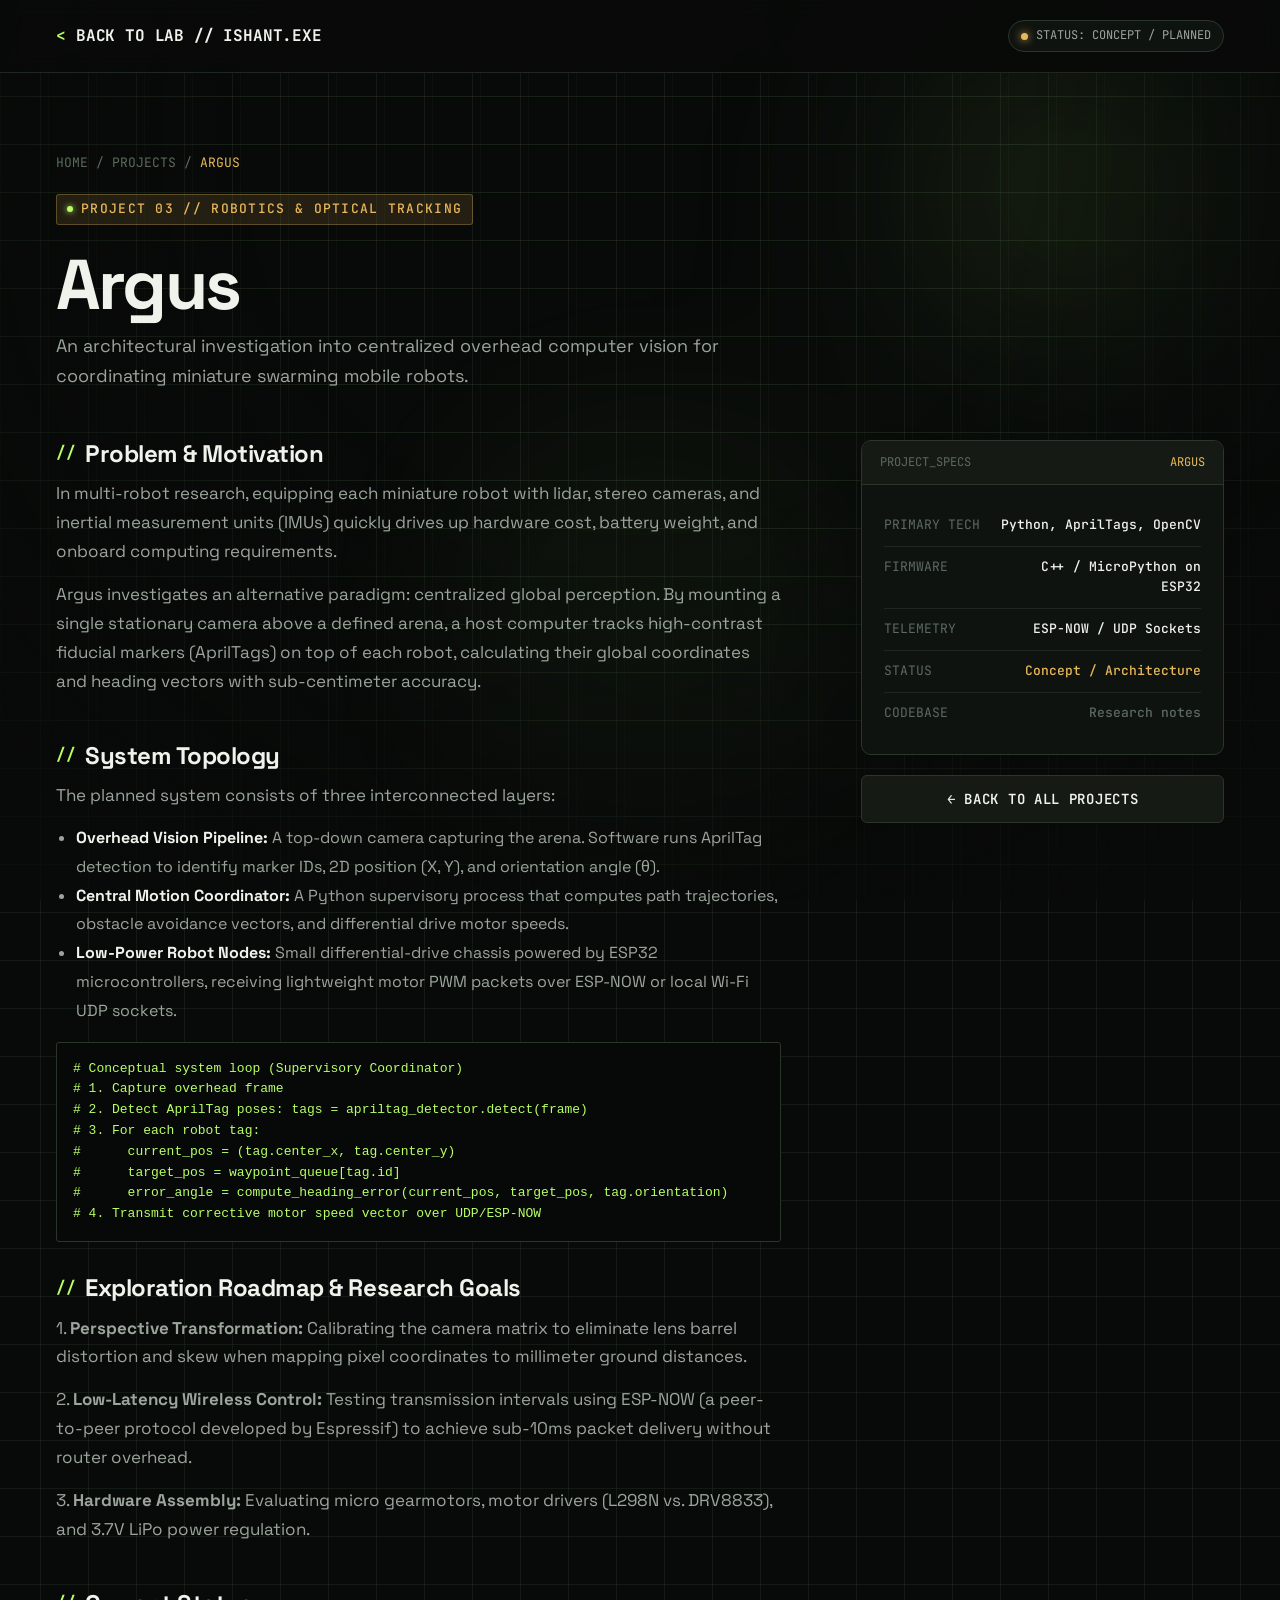
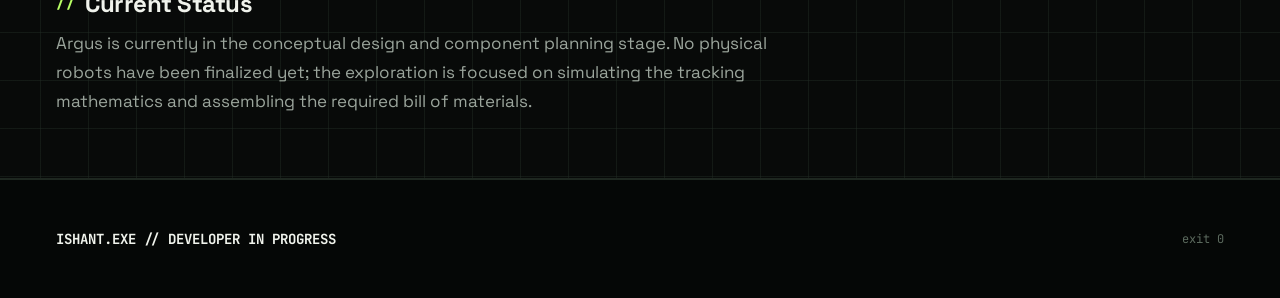
<file: projects/argus.html>
<!DOCTYPE html>
<html lang="en">
<head>
  <meta charset="UTF-8">
  <meta name="viewport" content="width=device-width, initial-scale=1.0">
  <title>Argus // Project 03 — Ishant Phadatare</title>
  <meta name="description" content="Argus: An experimental robotics concept exploring overhead optical tracking and multi-robot coordination with AprilTags and ESP32.">
  <link rel="icon" type="image/svg+xml" href="../assets/favicon.svg">
  <link rel="stylesheet" href="../style.css">
</head>
<body>

  <!-- Ambient Energy Field -->
  <div class="energy-field-container" aria-hidden="true">
    <div class="energy-auras">
      <div class="energy-aura aura-lime"></div>
      <div class="energy-aura aura-green"></div>
    </div>
    <div class="energy-grid-drift"></div>
  </div>

  <header class="site-header">
    <div class="container nav-container">
      <a href="../index.html#projects" class="site-logo">
        <span class="accent mono">&lt;</span> BACK TO LAB // ISHANT.EXE
      </a>
      <div class="status-pill">
        <span class="status-dot" style="background-color: var(--accent-amber); box-shadow: 0 0 8px var(--accent-amber);"></span>
        <span>STATUS: CONCEPT / PLANNED</span>
      </div>
    </div>
  </header>

  <main>
    <article class="case-study-hero">
      <div class="container">
        
        <div class="breadcrumb">
          <a href="../index.html">HOME</a>
          <span>/</span>
          <a href="../index.html#projects">PROJECTS</a>
          <span>/</span>
          <span class="amber">ARGUS</span>
        </div>

        <span class="section-label" style="color: var(--accent-amber); border-color: rgba(232, 184, 90, 0.3); background-color: var(--accent-amber-dim);">PROJECT 03 // ROBOTICS &amp; OPTICAL TRACKING</span>
        <h1 class="hero-title" style="margin-top: 12px; margin-bottom: 8px;">Argus</h1>
        <p class="section-subtitle">
          An architectural investigation into centralized overhead computer vision for coordinating miniature swarming mobile robots.
        </p>

        <div class="case-study-grid">
          
          <div class="case-study-main">
            <section class="case-study-section">
              <h3>Problem &amp; Motivation</h3>
              <p>
                In multi-robot research, equipping each miniature robot with lidar, stereo cameras, and inertial measurement units (IMUs) quickly drives up hardware cost, battery weight, and onboard computing requirements.
              </p>
              <p>
                Argus investigates an alternative paradigm: centralized global perception. By mounting a single stationary camera above a defined arena, a host computer tracks high-contrast fiducial markers (AprilTags) on top of each robot, calculating their global coordinates and heading vectors with sub-centimeter accuracy.
              </p>
            </section>

            <section class="case-study-section">
              <h3>System Topology</h3>
              <p>
                The planned system consists of three interconnected layers:
              </p>
              <ul style="padding-left: 20px; color: var(--text-secondary); margin-bottom: 16px; line-height: 1.8;">
                <li><strong style="color: var(--text-primary);">Overhead Vision Pipeline:</strong> A top-down camera capturing the arena. Software runs AprilTag detection to identify marker IDs, 2D position (X, Y), and orientation angle (&theta;).</li>
                <li><strong style="color: var(--text-primary);">Central Motion Coordinator:</strong> A Python supervisory process that computes path trajectories, obstacle avoidance vectors, and differential drive motor speeds.</li>
                <li><strong style="color: var(--text-primary);">Low-Power Robot Nodes:</strong> Small differential-drive chassis powered by ESP32 microcontrollers, receiving lightweight motor PWM packets over ESP-NOW or local Wi-Fi UDP sockets.</li>
              </ul>

              <div class="code-snippet">
<pre># Conceptual system loop (Supervisory Coordinator)
# 1. Capture overhead frame
# 2. Detect AprilTag poses: tags = apriltag_detector.detect(frame)
# 3. For each robot tag:
#      current_pos = (tag.center_x, tag.center_y)
#      target_pos = waypoint_queue[tag.id]
#      error_angle = compute_heading_error(current_pos, target_pos, tag.orientation)
# 4. Transmit corrective motor speed vector over UDP/ESP-NOW</pre>
              </div>
            </section>

            <section class="case-study-section">
              <h3>Exploration Roadmap &amp; Research Goals</h3>
              <p>
                1. <strong>Perspective Transformation:</strong> Calibrating the camera matrix to eliminate lens barrel distortion and skew when mapping pixel coordinates to millimeter ground distances.
              </p>
              <p>
                2. <strong>Low-Latency Wireless Control:</strong> Testing transmission intervals using ESP-NOW (a peer-to-peer protocol developed by Espressif) to achieve sub-10ms packet delivery without router overhead.
              </p>
              <p>
                3. <strong>Hardware Assembly:</strong> Evaluating micro gearmotors, motor drivers (L298N vs. DRV8833), and 3.7V LiPo power regulation.
              </p>
            </section>

            <section class="case-study-section">
              <h3>Current Status</h3>
              <p>
                Argus is currently in the conceptual design and component planning stage. No physical robots have been finalized yet; the exploration is focused on simulating the tracking mathematics and assembling the required bill of materials.
              </p>
            </section>
          </div>

          <!-- Sidebar -->
          <aside class="case-study-sidebar">
            <div class="tech-spec-panel">
              <div class="spec-header">
                <span>PROJECT_SPECS</span>
                <span class="amber mono">ARGUS</span>
              </div>
              <div class="spec-body">
                <div class="spec-row">
                  <span class="spec-key">PRIMARY TECH</span>
                  <span class="spec-val">Python, AprilTags, OpenCV</span>
                </div>
                <div class="spec-row">
                  <span class="spec-key">FIRMWARE</span>
                  <span class="spec-val">C++ / MicroPython on ESP32</span>
                </div>
                <div class="spec-row">
                  <span class="spec-key">TELEMETRY</span>
                  <span class="spec-val">ESP-NOW / UDP Sockets</span>
                </div>
                <div class="spec-row">
                  <span class="spec-key">STATUS</span>
                  <span class="spec-val" style="color: var(--accent-amber);">Concept / Architecture</span>
                </div>
                <div class="spec-row">
                  <span class="spec-key">CODEBASE</span>
                  <span class="spec-val" style="color: var(--text-muted);">Research notes</span>
                </div>
              </div>
            </div>

            <a href="../index.html#projects" class="btn btn-secondary" style="width: 100%;">
              &larr; Back to All Projects
            </a>
          </aside>

        </div>

      </div>
    </article>
  </main>

  <footer class="site-footer">
    <div class="container footer-inner">
      <span class="footer-brand">ISHANT.EXE // DEVELOPER IN PROGRESS</span>
      <span class="footer-note mono">exit 0</span>
    </div>
  </footer>

</body>
</html>
</file>
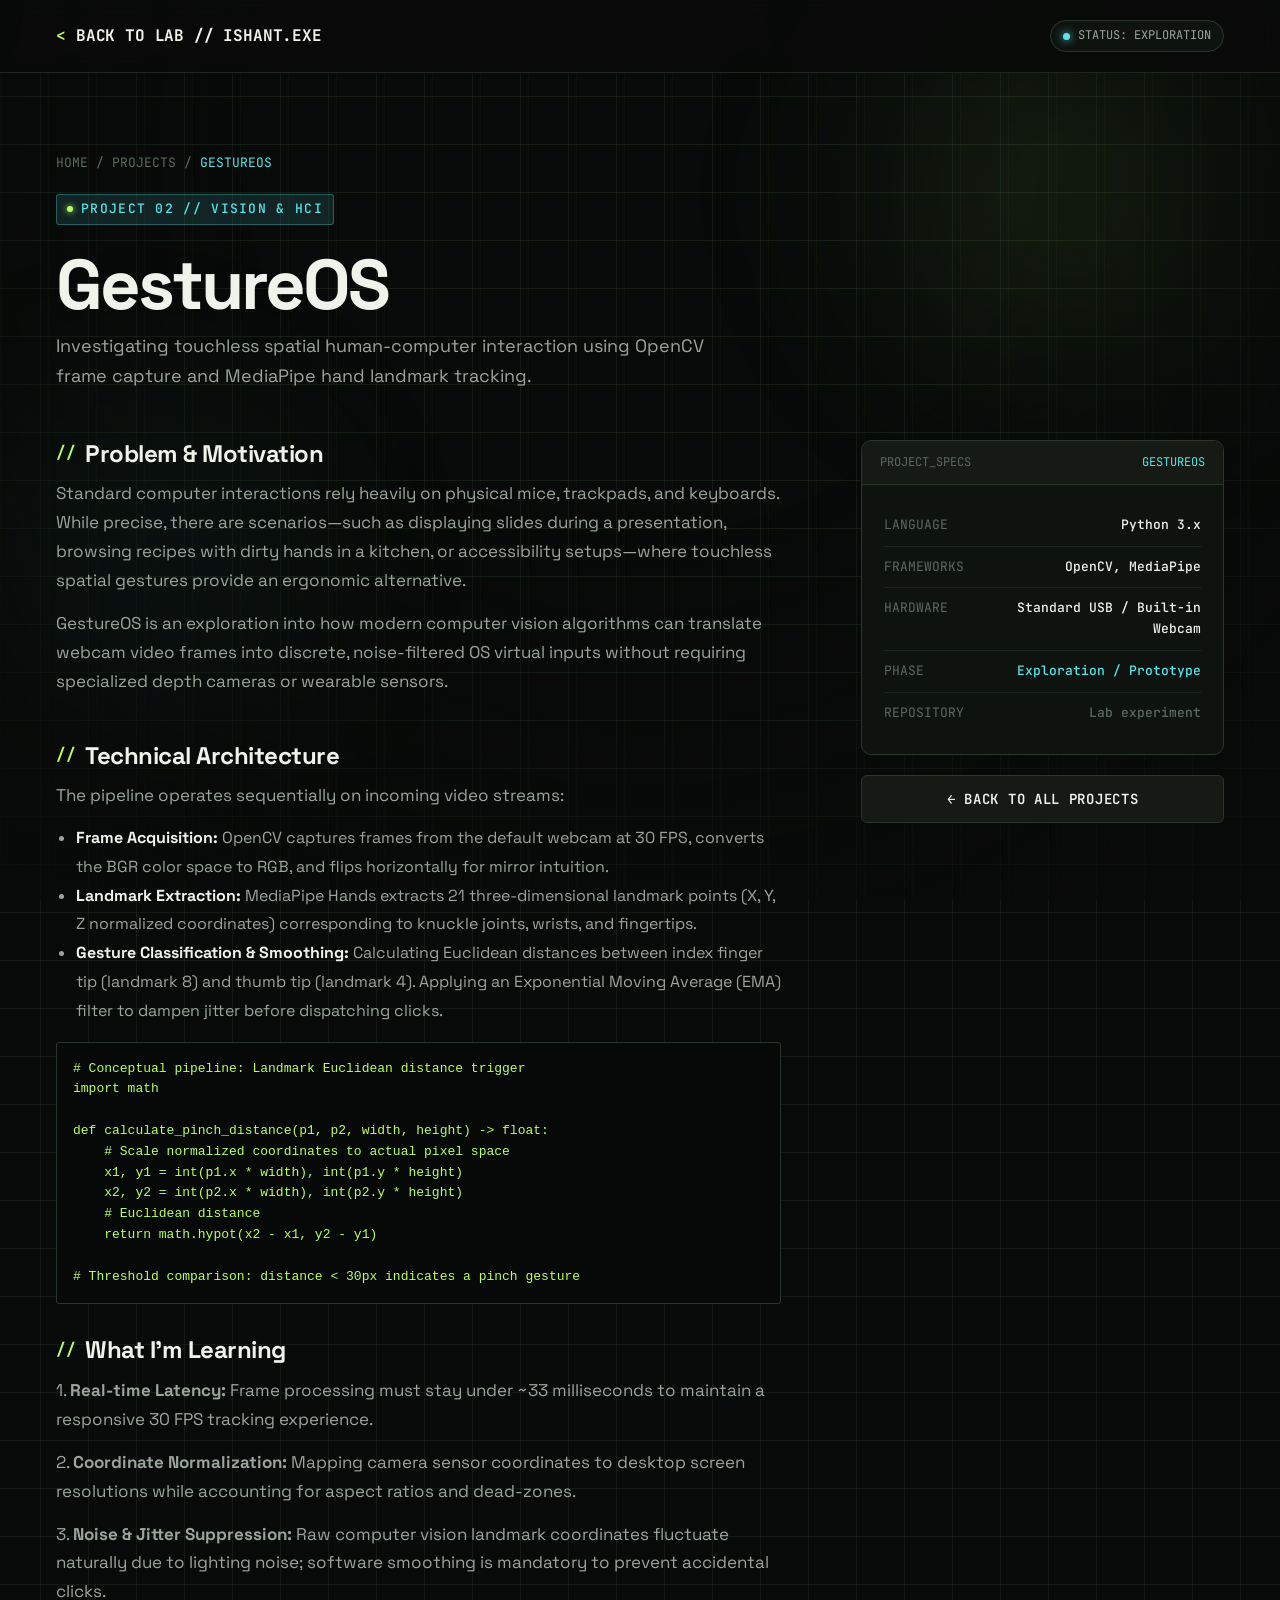
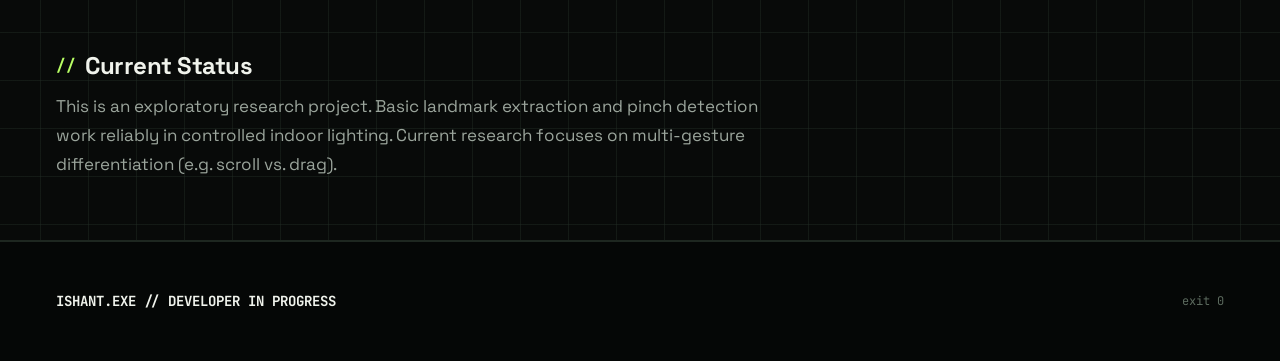
<file: projects/gestureos.html>
<!DOCTYPE html>
<html lang="en">
<head>
  <meta charset="UTF-8">
  <meta name="viewport" content="width=device-width, initial-scale=1.0">
  <title>GestureOS // Project 02 — Ishant Phadatare</title>
  <meta name="description" content="GestureOS: An experimental concept exploring computer control and spatial input through hand gestures and computer vision.">
  <link rel="icon" type="image/svg+xml" href="../assets/favicon.svg">
  <link rel="stylesheet" href="../style.css">
</head>
<body>

  <!-- Ambient Energy Field -->
  <div class="energy-field-container" aria-hidden="true">
    <div class="energy-auras">
      <div class="energy-aura aura-cyan"></div>
      <div class="energy-aura aura-lime"></div>
    </div>
    <div class="energy-grid-drift"></div>
  </div>

  <header class="site-header">
    <div class="container nav-container">
      <a href="../index.html#projects" class="site-logo">
        <span class="accent mono">&lt;</span> BACK TO LAB // ISHANT.EXE
      </a>
      <div class="status-pill">
        <span class="status-dot" style="background-color: var(--accent-cyan); box-shadow: 0 0 8px var(--accent-cyan);"></span>
        <span>STATUS: EXPLORATION</span>
      </div>
    </div>
  </header>

  <main>
    <article class="case-study-hero">
      <div class="container">
        
        <div class="breadcrumb">
          <a href="../index.html">HOME</a>
          <span>/</span>
          <a href="../index.html#projects">PROJECTS</a>
          <span>/</span>
          <span class="cyan">GESTUREOS</span>
        </div>

        <span class="section-label" style="color: var(--accent-cyan); border-color: rgba(90, 228, 232, 0.3); background-color: var(--accent-cyan-dim);">PROJECT 02 // VISION &amp; HCI</span>
        <h1 class="hero-title" style="margin-top: 12px; margin-bottom: 8px;">GestureOS</h1>
        <p class="section-subtitle">
          Investigating touchless spatial human-computer interaction using OpenCV frame capture and MediaPipe hand landmark tracking.
        </p>

        <div class="case-study-grid">
          
          <div class="case-study-main">
            <section class="case-study-section">
              <h3>Problem &amp; Motivation</h3>
              <p>
                Standard computer interactions rely heavily on physical mice, trackpads, and keyboards. While precise, there are scenarios—such as displaying slides during a presentation, browsing recipes with dirty hands in a kitchen, or accessibility setups—where touchless spatial gestures provide an ergonomic alternative.
              </p>
              <p>
                GestureOS is an exploration into how modern computer vision algorithms can translate webcam video frames into discrete, noise-filtered OS virtual inputs without requiring specialized depth cameras or wearable sensors.
              </p>
            </section>

            <section class="case-study-section">
              <h3>Technical Architecture</h3>
              <p>
                The pipeline operates sequentially on incoming video streams:
              </p>
              <ul style="padding-left: 20px; color: var(--text-secondary); margin-bottom: 16px; line-height: 1.8;">
                <li><strong style="color: var(--text-primary);">Frame Acquisition:</strong> OpenCV captures frames from the default webcam at 30 FPS, converts the BGR color space to RGB, and flips horizontally for mirror intuition.</li>
                <li><strong style="color: var(--text-primary);">Landmark Extraction:</strong> MediaPipe Hands extracts 21 three-dimensional landmark points (X, Y, Z normalized coordinates) corresponding to knuckle joints, wrists, and fingertips.</li>
                <li><strong style="color: var(--text-primary);">Gesture Classification &amp; Smoothing:</strong> Calculating Euclidean distances between index finger tip (landmark 8) and thumb tip (landmark 4). Applying an Exponential Moving Average (EMA) filter to dampen jitter before dispatching clicks.</li>
              </ul>

              <div class="code-snippet">
<pre># Conceptual pipeline: Landmark Euclidean distance trigger
import math

def calculate_pinch_distance(p1, p2, width, height) -> float:
    # Scale normalized coordinates to actual pixel space
    x1, y1 = int(p1.x * width), int(p1.y * height)
    x2, y2 = int(p2.x * width), int(p2.y * height)
    # Euclidean distance
    return math.hypot(x2 - x1, y2 - y1)

# Threshold comparison: distance < 30px indicates a pinch gesture</pre>
              </div>
            </section>

            <section class="case-study-section">
              <h3>What I'm Learning</h3>
              <p>
                1. <strong>Real-time Latency:</strong> Frame processing must stay under ~33 milliseconds to maintain a responsive 30 FPS tracking experience.
              </p>
              <p>
                2. <strong>Coordinate Normalization:</strong> Mapping camera sensor coordinates to desktop screen resolutions while accounting for aspect ratios and dead-zones.
              </p>
              <p>
                3. <strong>Noise &amp; Jitter Suppression:</strong> Raw computer vision landmark coordinates fluctuate naturally due to lighting noise; software smoothing is mandatory to prevent accidental clicks.
              </p>
            </section>

            <section class="case-study-section">
              <h3>Current Status</h3>
              <p>
                This is an exploratory research project. Basic landmark extraction and pinch detection work reliably in controlled indoor lighting. Current research focuses on multi-gesture differentiation (e.g. scroll vs. drag).
              </p>
            </section>
          </div>

          <!-- Sidebar -->
          <aside class="case-study-sidebar">
            <div class="tech-spec-panel">
              <div class="spec-header">
                <span>PROJECT_SPECS</span>
                <span class="cyan mono">GESTUREOS</span>
              </div>
              <div class="spec-body">
                <div class="spec-row">
                  <span class="spec-key">LANGUAGE</span>
                  <span class="spec-val">Python 3.x</span>
                </div>
                <div class="spec-row">
                  <span class="spec-key">FRAMEWORKS</span>
                  <span class="spec-val">OpenCV, MediaPipe</span>
                </div>
                <div class="spec-row">
                  <span class="spec-key">HARDWARE</span>
                  <span class="spec-val">Standard USB / Built-in Webcam</span>
                </div>
                <div class="spec-row">
                  <span class="spec-key">PHASE</span>
                  <span class="spec-val" style="color: var(--accent-cyan);">Exploration / Prototype</span>
                </div>
                <div class="spec-row">
                  <span class="spec-key">REPOSITORY</span>
                  <span class="spec-val" style="color: var(--text-muted);">Lab experiment</span>
                </div>
              </div>
            </div>

            <a href="../index.html#projects" class="btn btn-secondary" style="width: 100%;">
              &larr; Back to All Projects
            </a>
          </aside>

        </div>

      </div>
    </article>
  </main>

  <footer class="site-footer">
    <div class="container footer-inner">
      <span class="footer-brand">ISHANT.EXE // DEVELOPER IN PROGRESS</span>
      <span class="footer-note mono">exit 0</span>
    </div>
  </footer>

</body>
</html>
</file>
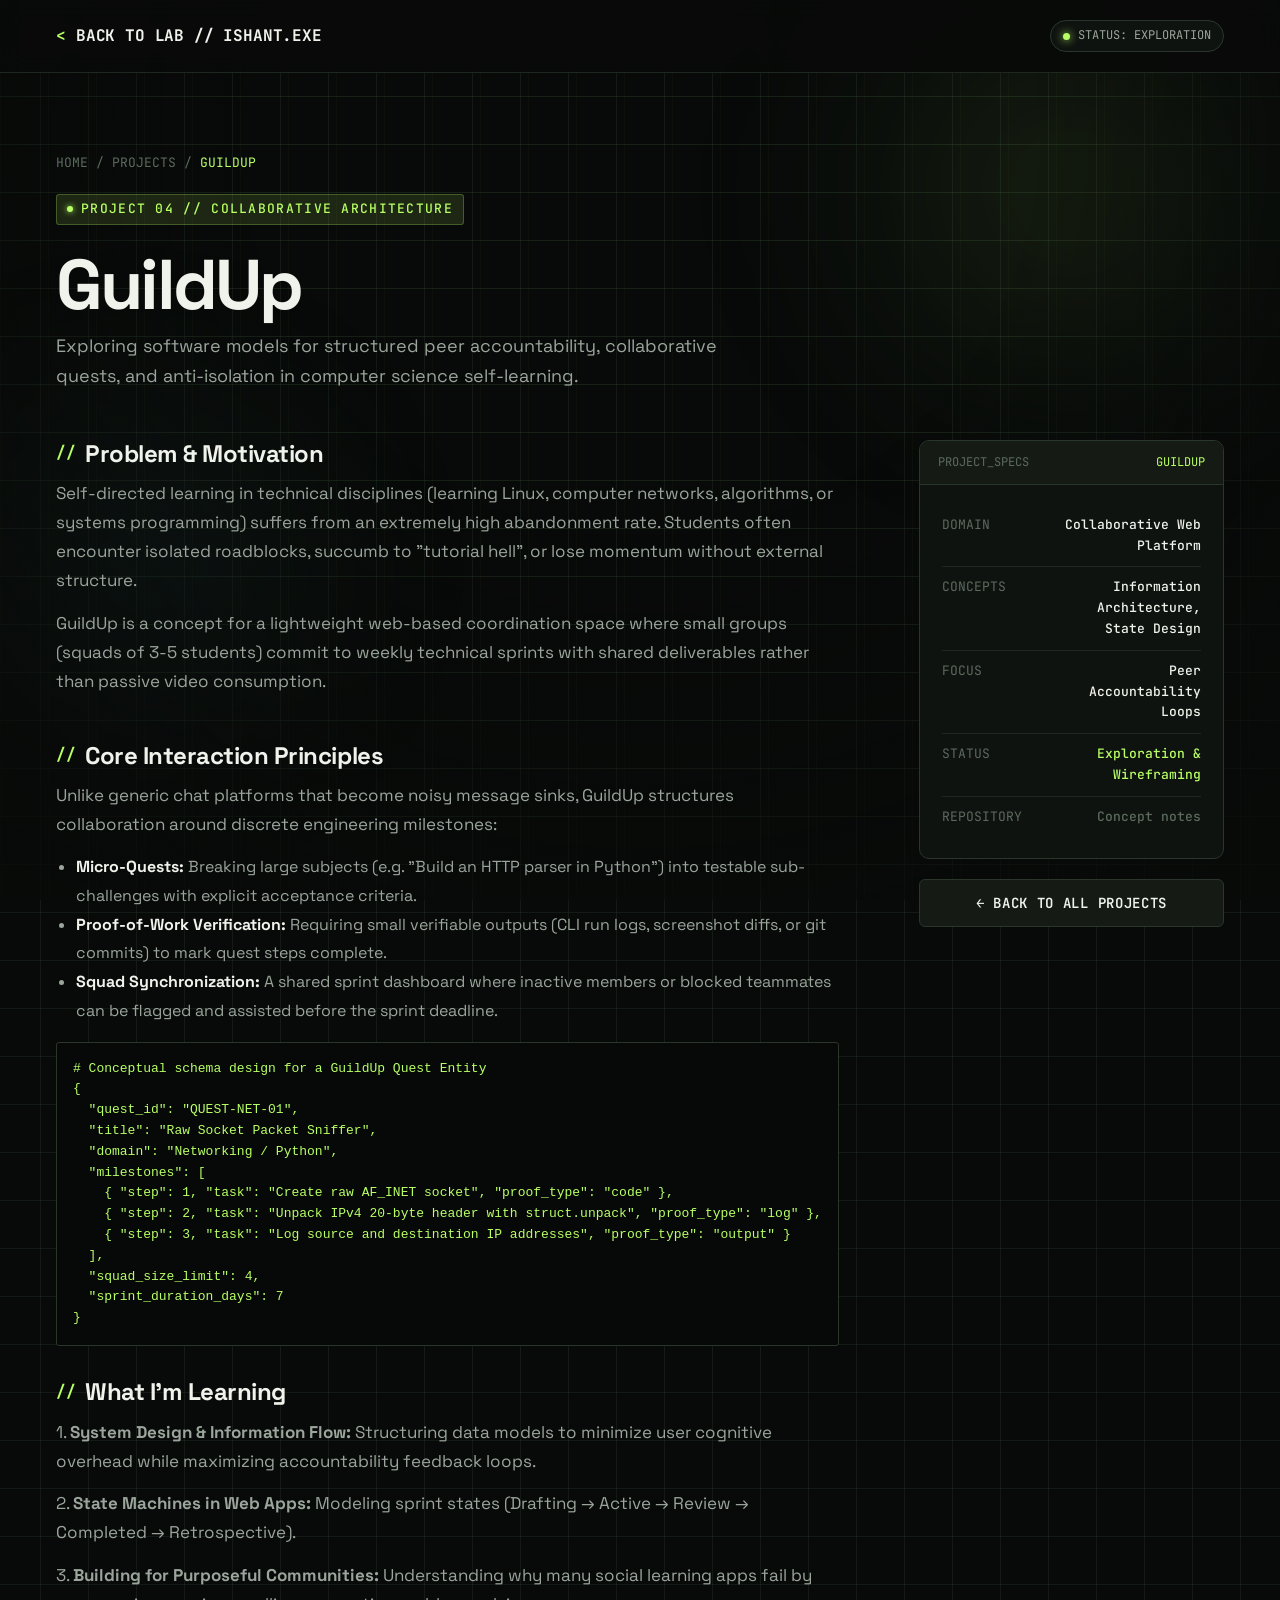
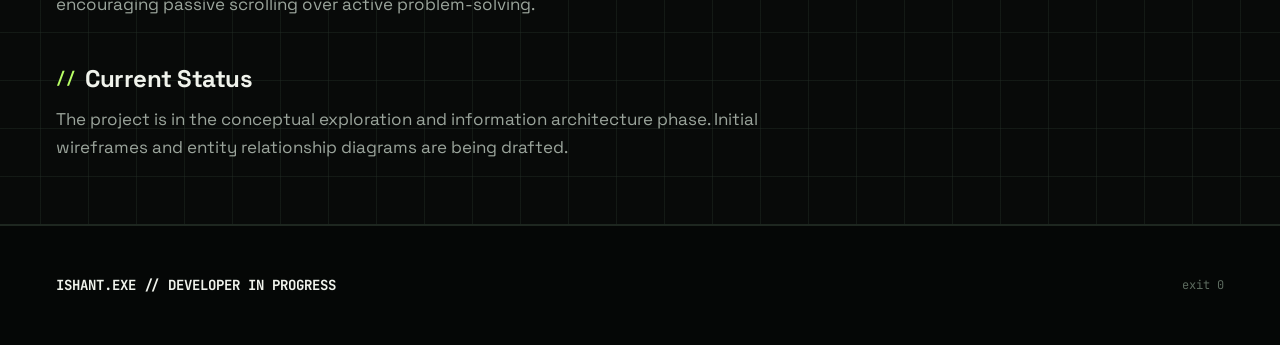
<file: projects/guildup.html>
<!DOCTYPE html>
<html lang="en">
<head>
  <meta charset="UTF-8">
  <meta name="viewport" content="width=device-width, initial-scale=1.0">
  <title>GuildUp // Project 04 — Ishant Phadatare</title>
  <meta name="description" content="GuildUp: A collaborative learning platform concept designed around shared technical quests, study squads, and learning accountability.">
  <link rel="icon" type="image/svg+xml" href="../assets/favicon.svg">
  <link rel="stylesheet" href="../style.css">
</head>
<body>

  <!-- Ambient Energy Field -->
  <div class="energy-field-container" aria-hidden="true">
    <div class="energy-auras">
      <div class="energy-aura aura-lime"></div>
      <div class="energy-aura aura-cyan"></div>
    </div>
    <div class="energy-grid-drift"></div>
  </div>

  <header class="site-header">
    <div class="container nav-container">
      <a href="../index.html#projects" class="site-logo">
        <span class="accent mono">&lt;</span> BACK TO LAB // ISHANT.EXE
      </a>
      <div class="status-pill">
        <span class="status-dot"></span>
        <span>STATUS: EXPLORATION</span>
      </div>
    </div>
  </header>

  <main>
    <article class="case-study-hero">
      <div class="container">
        
        <div class="breadcrumb">
          <a href="../index.html">HOME</a>
          <span>/</span>
          <a href="../index.html#projects">PROJECTS</a>
          <span>/</span>
          <span class="accent">GUILDUP</span>
        </div>

        <span class="section-label">PROJECT 04 // COLLABORATIVE ARCHITECTURE</span>
        <h1 class="hero-title" style="margin-top: 12px; margin-bottom: 8px;">GuildUp</h1>
        <p class="section-subtitle">
          Exploring software models for structured peer accountability, collaborative quests, and anti-isolation in computer science self-learning.
        </p>

        <div class="case-study-grid">
          
          <div class="case-study-main">
            <section class="case-study-section">
              <h3>Problem &amp; Motivation</h3>
              <p>
                Self-directed learning in technical disciplines (learning Linux, computer networks, algorithms, or systems programming) suffers from an extremely high abandonment rate. Students often encounter isolated roadblocks, succumb to "tutorial hell", or lose momentum without external structure.
              </p>
              <p>
                GuildUp is a concept for a lightweight web-based coordination space where small groups (squads of 3-5 students) commit to weekly technical sprints with shared deliverables rather than passive video consumption.
              </p>
            </section>

            <section class="case-study-section">
              <h3>Core Interaction Principles</h3>
              <p>
                Unlike generic chat platforms that become noisy message sinks, GuildUp structures collaboration around discrete engineering milestones:
              </p>
              <ul style="padding-left: 20px; color: var(--text-secondary); margin-bottom: 16px; line-height: 1.8;">
                <li><strong style="color: var(--text-primary);">Micro-Quests:</strong> Breaking large subjects (e.g. "Build an HTTP parser in Python") into testable sub-challenges with explicit acceptance criteria.</li>
                <li><strong style="color: var(--text-primary);">Proof-of-Work Verification:</strong> Requiring small verifiable outputs (CLI run logs, screenshot diffs, or git commits) to mark quest steps complete.</li>
                <li><strong style="color: var(--text-primary);">Squad Synchronization:</strong> A shared sprint dashboard where inactive members or blocked teammates can be flagged and assisted before the sprint deadline.</li>
              </ul>

              <div class="code-snippet">
<pre># Conceptual schema design for a GuildUp Quest Entity
{
  "quest_id": "QUEST-NET-01",
  "title": "Raw Socket Packet Sniffer",
  "domain": "Networking / Python",
  "milestones": [
    { "step": 1, "task": "Create raw AF_INET socket", "proof_type": "code" },
    { "step": 2, "task": "Unpack IPv4 20-byte header with struct.unpack", "proof_type": "log" },
    { "step": 3, "task": "Log source and destination IP addresses", "proof_type": "output" }
  ],
  "squad_size_limit": 4,
  "sprint_duration_days": 7
}</pre>
              </div>
            </section>

            <section class="case-study-section">
              <h3>What I'm Learning</h3>
              <p>
                1. <strong>System Design &amp; Information Flow:</strong> Structuring data models to minimize user cognitive overhead while maximizing accountability feedback loops.
              </p>
              <p>
                2. <strong>State Machines in Web Apps:</strong> Modeling sprint states (Drafting &rarr; Active &rarr; Review &rarr; Completed &rarr; Retrospective).
              </p>
              <p>
                3. <strong>Building for Purposeful Communities:</strong> Understanding why many social learning apps fail by encouraging passive scrolling over active problem-solving.
              </p>
            </section>

            <section class="case-study-section">
              <h3>Current Status</h3>
              <p>
                The project is in the conceptual exploration and information architecture phase. Initial wireframes and entity relationship diagrams are being drafted.
              </p>
            </section>
          </div>

          <!-- Sidebar -->
          <aside class="case-study-sidebar">
            <div class="tech-spec-panel">
              <div class="spec-header">
                <span>PROJECT_SPECS</span>
                <span class="accent mono">GUILDUP</span>
              </div>
              <div class="spec-body">
                <div class="spec-row">
                  <span class="spec-key">DOMAIN</span>
                  <span class="spec-val">Collaborative Web Platform</span>
                </div>
                <div class="spec-row">
                  <span class="spec-key">CONCEPTS</span>
                  <span class="spec-val">Information Architecture, State Design</span>
                </div>
                <div class="spec-row">
                  <span class="spec-key">FOCUS</span>
                  <span class="spec-val">Peer Accountability Loops</span>
                </div>
                <div class="spec-row">
                  <span class="spec-key">STATUS</span>
                  <span class="spec-val active-tag">Exploration &amp; Wireframing</span>
                </div>
                <div class="spec-row">
                  <span class="spec-key">REPOSITORY</span>
                  <span class="spec-val" style="color: var(--text-muted);">Concept notes</span>
                </div>
              </div>
            </div>

            <a href="../index.html#projects" class="btn btn-secondary" style="width: 100%;">
              &larr; Back to All Projects
            </a>
          </aside>

        </div>

      </div>
    </article>
  </main>

  <footer class="site-footer">
    <div class="container footer-inner">
      <span class="footer-brand">ISHANT.EXE // DEVELOPER IN PROGRESS</span>
      <span class="footer-note mono">exit 0</span>
    </div>
  </footer>

</body>
</html>
</file>
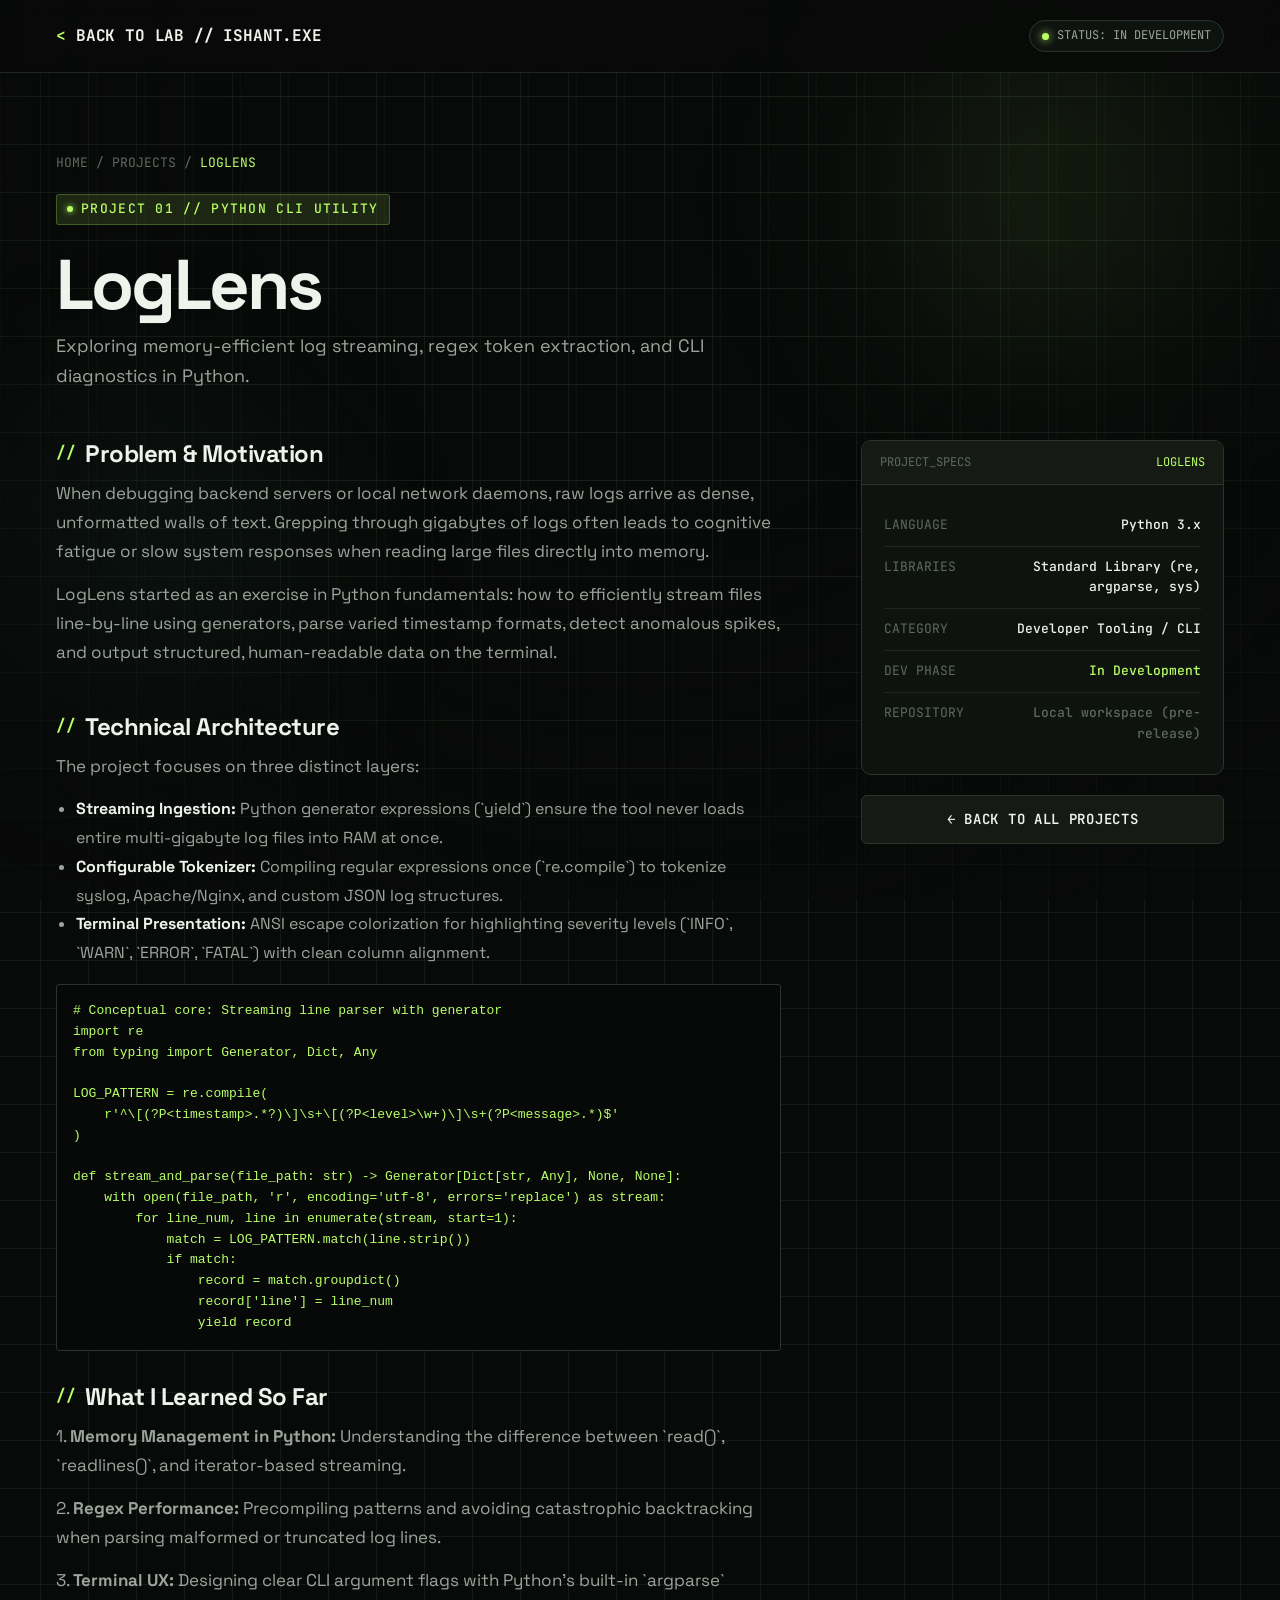
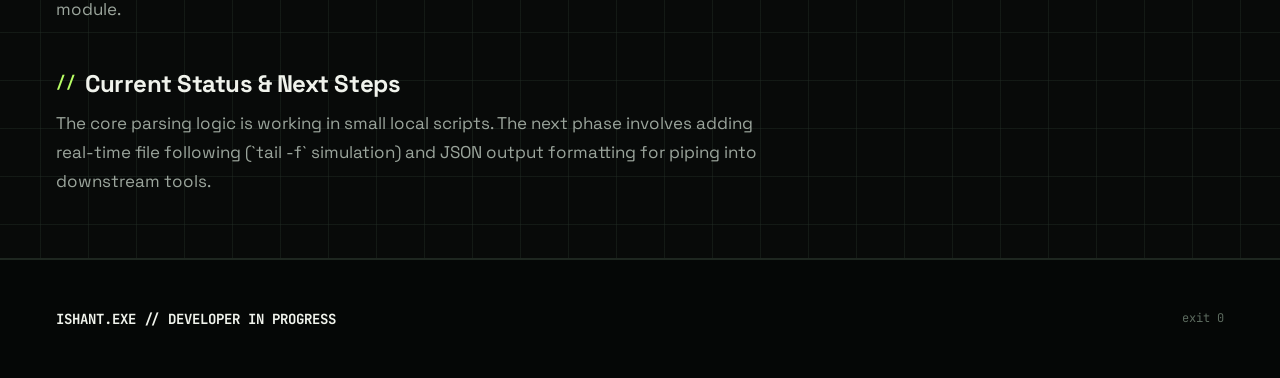
<file: projects/loglens.html>
<!DOCTYPE html>
<html lang="en">
<head>
  <meta charset="UTF-8">
  <meta name="viewport" content="width=device-width, initial-scale=1.0">
  <title>LogLens // Project 01 — Ishant Phadatare</title>
  <meta name="description" content="LogLens: A Python project exploring structured log inspection, tokenization, and CLI diagnostics.">
  <link rel="icon" type="image/svg+xml" href="../assets/favicon.svg">
  <link rel="stylesheet" href="../style.css">
</head>
<body>

  <!-- Ambient Energy Field -->
  <div class="energy-field-container" aria-hidden="true">
    <div class="energy-auras">
      <div class="energy-aura aura-lime"></div>
      <div class="energy-aura aura-cyan"></div>
    </div>
    <div class="energy-grid-drift"></div>
  </div>

  <header class="site-header">
    <div class="container nav-container">
      <a href="../index.html#projects" class="site-logo">
        <span class="accent mono">&lt;</span> BACK TO LAB // ISHANT.EXE
      </a>
      <div class="status-pill">
        <span class="status-dot"></span>
        <span>STATUS: IN DEVELOPMENT</span>
      </div>
    </div>
  </header>

  <main>
    <article class="case-study-hero">
      <div class="container">
        
        <div class="breadcrumb">
          <a href="../index.html">HOME</a>
          <span>/</span>
          <a href="../index.html#projects">PROJECTS</a>
          <span>/</span>
          <span class="accent">LOGLENS</span>
        </div>

        <span class="section-label">PROJECT 01 // PYTHON CLI UTILITY</span>
        <h1 class="hero-title" style="margin-top: 12px; margin-bottom: 8px;">LogLens</h1>
        <p class="section-subtitle">
          Exploring memory-efficient log streaming, regex token extraction, and CLI diagnostics in Python.
        </p>

        <div class="case-study-grid">
          
          <div class="case-study-main">
            <section class="case-study-section">
              <h3>Problem &amp; Motivation</h3>
              <p>
                When debugging backend servers or local network daemons, raw logs arrive as dense, unformatted walls of text. Grepping through gigabytes of logs often leads to cognitive fatigue or slow system responses when reading large files directly into memory.
              </p>
              <p>
                LogLens started as an exercise in Python fundamentals: how to efficiently stream files line-by-line using generators, parse varied timestamp formats, detect anomalous spikes, and output structured, human-readable data on the terminal.
              </p>
            </section>

            <section class="case-study-section">
              <h3>Technical Architecture</h3>
              <p>
                The project focuses on three distinct layers:
              </p>
              <ul style="padding-left: 20px; color: var(--text-secondary); margin-bottom: 16px; line-height: 1.8;">
                <li><strong style="color: var(--text-primary);">Streaming Ingestion:</strong> Python generator expressions (`yield`) ensure the tool never loads entire multi-gigabyte log files into RAM at once.</li>
                <li><strong style="color: var(--text-primary);">Configurable Tokenizer:</strong> Compiling regular expressions once (`re.compile`) to tokenize syslog, Apache/Nginx, and custom JSON log structures.</li>
                <li><strong style="color: var(--text-primary);">Terminal Presentation:</strong> ANSI escape colorization for highlighting severity levels (`INFO`, `WARN`, `ERROR`, `FATAL`) with clean column alignment.</li>
              </ul>

              <div class="code-snippet">
<pre># Conceptual core: Streaming line parser with generator
import re
from typing import Generator, Dict, Any

LOG_PATTERN = re.compile(
    r'^\[(?P&lt;timestamp&gt;.*?)\]\s+\[(?P&lt;level&gt;\w+)\]\s+(?P&lt;message&gt;.*)$'
)

def stream_and_parse(file_path: str) -> Generator[Dict[str, Any], None, None]:
    with open(file_path, 'r', encoding='utf-8', errors='replace') as stream:
        for line_num, line in enumerate(stream, start=1):
            match = LOG_PATTERN.match(line.strip())
            if match:
                record = match.groupdict()
                record['line'] = line_num
                yield record</pre>
              </div>
            </section>

            <section class="case-study-section">
              <h3>What I Learned So Far</h3>
              <p>
                1. <strong>Memory Management in Python:</strong> Understanding the difference between `read()`, `readlines()`, and iterator-based streaming.
              </p>
              <p>
                2. <strong>Regex Performance:</strong> Precompiling patterns and avoiding catastrophic backtracking when parsing malformed or truncated log lines.
              </p>
              <p>
                3. <strong>Terminal UX:</strong> Designing clear CLI argument flags with Python's built-in `argparse` module.
              </p>
            </section>

            <section class="case-study-section">
              <h3>Current Status &amp; Next Steps</h3>
              <p>
                The core parsing logic is working in small local scripts. The next phase involves adding real-time file following (`tail -f` simulation) and JSON output formatting for piping into downstream tools.
              </p>
            </section>
          </div>

          <!-- Sidebar -->
          <aside class="case-study-sidebar">
            <div class="tech-spec-panel">
              <div class="spec-header">
                <span>PROJECT_SPECS</span>
                <span class="accent mono">LOGLENS</span>
              </div>
              <div class="spec-body">
                <div class="spec-row">
                  <span class="spec-key">LANGUAGE</span>
                  <span class="spec-val">Python 3.x</span>
                </div>
                <div class="spec-row">
                  <span class="spec-key">LIBRARIES</span>
                  <span class="spec-val">Standard Library (re, argparse, sys)</span>
                </div>
                <div class="spec-row">
                  <span class="spec-key">CATEGORY</span>
                  <span class="spec-val">Developer Tooling / CLI</span>
                </div>
                <div class="spec-row">
                  <span class="spec-key">DEV PHASE</span>
                  <span class="spec-val active-tag">In Development</span>
                </div>
                <div class="spec-row">
                  <span class="spec-key">REPOSITORY</span>
                  <span class="spec-val" style="color: var(--text-muted);">Local workspace (pre-release)</span>
                </div>
              </div>
            </div>

            <a href="../index.html#projects" class="btn btn-secondary" style="width: 100%;">
              &larr; Back to All Projects
            </a>
          </aside>

        </div>

      </div>
    </article>
  </main>

  <footer class="site-footer">
    <div class="container footer-inner">
      <span class="footer-brand">ISHANT.EXE // DEVELOPER IN PROGRESS</span>
      <span class="footer-note mono">exit 0</span>
    </div>
  </footer>

</body>
</html>
</file>
<file: style.css>
/* ==========================================================================
   ISHANT.EXE — A DEVELOPER IN PROGRESS
   Pure CSS3 Design System & Architecture (Zero JavaScript)
   ========================================================================== */

@import url('https://fonts.googleapis.com/css2?family=JetBrains+Mono:ital,wght@0,300;0,400;0,500;0,600;0,700;1,400&family=Space+Grotesk:wght@400;500;600;700&display=swap');

/* --- Custom Properties / Design Tokens --- */
:root {
  --bg-primary: #080A09;
  --bg-secondary: #0F1310;
  --bg-tertiary: #151A15;
  --bg-card: #121713;
  --bg-card-hover: #19211A;
  --bg-glass: rgba(15, 19, 16, 0.85);

  --border-subtle: #1E2720;
  --border-mid: #2A362C;
  --border-bright: #3D4F40;
  --border-accent: #B8FF65;

  --text-primary: #F0F3EC;
  --text-secondary: #9BA59C;
  --text-muted: #5C6A5E;
  --text-dim: #3F4B41;

  --accent-lime: #B8FF65;
  --accent-lime-dim: rgba(184, 255, 101, 0.12);
  --accent-lime-glow: rgba(184, 255, 101, 0.28);
  --accent-cyan: #5AE4E8;
  --accent-cyan-dim: rgba(90, 228, 232, 0.12);
  --accent-amber: #E8B85A;
  --accent-amber-dim: rgba(232, 184, 90, 0.12);
  --accent-red: #FF5D5D;

  --font-mono: 'JetBrains Mono', 'IBM Plex Mono', 'SF Mono', Menlo, Consolas, Monaco, monospace;
  --font-sans: 'Space Grotesk', -apple-system, BlinkMacSystemFont, 'Segoe UI', Roboto, Helvetica, Arial, sans-serif;

  --spacing-2xs: 4px;
  --spacing-xs: 8px;
  --spacing-sm: 12px;
  --spacing-md: 20px;
  --spacing-lg: 32px;
  --spacing-xl: 48px;
  --spacing-2xl: 80px;
  --spacing-3xl: 128px;

  --radius-xs: 3px;
  --radius-sm: 6px;
  --radius-md: 10px;
  --radius-lg: 16px;

  --transition-fast: 0.15s ease;
  --transition-normal: 0.25s cubic-bezier(0.16, 1, 0.3, 1);
  --transition-smooth: 0.45s cubic-bezier(0.16, 1, 0.3, 1);

  --grid-line: rgba(42, 54, 44, 0.35);
  --max-width: 1240px;
}

/* --- Global Reset & Base Setup --- */
*, *::before, *::after {
  box-sizing: border-box;
  margin: 0;
  padding: 0;
}

html {
  scroll-behavior: smooth;
  scroll-padding-top: 88px;
  font-size: 16px;
  background-color: var(--bg-primary);
  color: var(--text-primary);
  font-family: var(--font-sans);
  -webkit-font-smoothing: antialiased;
  -moz-osx-font-smoothing: grayscale;
}

body {
  min-height: 100vh;
  line-height: 1.6;
  background-color: var(--bg-primary);
  background-image: 
    linear-gradient(to right, var(--grid-line) 1px, transparent 1px),
    linear-gradient(to bottom, var(--grid-line) 1px, transparent 1px);
  background-size: 48px 48px;
  background-position: center top;
  position: relative;
  overflow-x: hidden;
}

/* Subtle Vignette on Edges */
body::before {
  content: "";
  position: fixed;
  inset: 0;
  pointer-events: none;
  background: radial-gradient(circle at 50% 15%, transparent 40%, rgba(8, 10, 9, 0.8) 90%);
  z-index: 1;
}

/* ==========================================================================
   INTERACTIVE ENERGY FIELD & AMBIENT TECHNICAL BACKGROUND (Pure CSS)
   ========================================================================== */

/* Full-Page Background Energy Field Container */
.energy-field-container {
  position: fixed;
  inset: 0;
  width: 100vw;
  height: 100vh;
  pointer-events: none;
  z-index: 0;
  overflow: hidden;
}

/* Drifting Dynamic Technical Grid */
.energy-grid-drift {
  position: absolute;
  inset: -96px;
  background-image: 
    linear-gradient(to right, rgba(184, 255, 101, 0.05) 1px, transparent 1px),
    linear-gradient(to bottom, rgba(184, 255, 101, 0.05) 1px, transparent 1px);
  background-size: 48px 48px;
  opacity: 0.6;
  animation: grid-drift 55s linear infinite;
  will-change: transform;
  pointer-events: none;
}

@keyframes grid-drift {
  0% { transform: translate3d(0, 0, 0); }
  100% { transform: translate3d(48px, 48px, 0); }
}

/* Organic Ambient Energy Auras */
.energy-auras {
  position: absolute;
  inset: 0;
  filter: blur(85px);
  opacity: 0.7;
  pointer-events: none;
  transition: opacity var(--transition-smooth);
}

.energy-aura {
  position: absolute;
  border-radius: 50%;
  pointer-events: none;
  will-change: transform, opacity;
}

.aura-lime {
  width: 620px;
  height: 620px;
  top: -120px;
  right: -100px;
  background: radial-gradient(circle, rgba(184, 255, 101, 0.16) 0%, rgba(82, 122, 72, 0.08) 45%, transparent 70%);
  animation: aura-drift-1 30s ease-in-out infinite alternate;
}

.aura-cyan {
  width: 520px;
  height: 520px;
  bottom: 8%;
  left: -120px;
  background: radial-gradient(circle, rgba(90, 228, 232, 0.13) 0%, rgba(82, 122, 72, 0.05) 50%, transparent 75%);
  animation: aura-drift-2 36s ease-in-out infinite alternate;
}

.aura-green {
  width: 480px;
  height: 480px;
  top: 42%;
  left: 32%;
  background: radial-gradient(circle, rgba(82, 122, 72, 0.15) 0%, rgba(184, 255, 101, 0.06) 55%, transparent 75%);
  animation: aura-drift-3 26s ease-in-out infinite alternate;
}

@keyframes aura-drift-1 {
  0% { transform: translate3d(0, 0, 0) scale(1); }
  50% { transform: translate3d(-70px, 90px, 0) scale(1.12); }
  100% { transform: translate3d(-35px, 150px, 0) scale(0.96); }
}

@keyframes aura-drift-2 {
  0% { transform: translate3d(0, 0, 0) scale(0.95); }
  50% { transform: translate3d(90px, -80px, 0) scale(1.18); }
  100% { transform: translate3d(130px, -45px, 0) scale(1.02); }
}

@keyframes aura-drift-3 {
  0% { transform: translate3d(0, 0, 0) scale(1); opacity: 0.45; }
  50% { transform: translate3d(-80px, -55px, 0) scale(1.22); opacity: 0.8; }
  100% { transform: translate3d(55px, 65px, 0) scale(0.92); opacity: 0.55; }
}

/* Ambient Floating Particles */
.energy-particles {
  position: absolute;
  inset: 0;
  pointer-events: none;
}

.particle {
  position: absolute;
  border-radius: 50%;
  background-color: var(--accent-lime);
  box-shadow: 0 0 10px var(--accent-lime);
  pointer-events: none;
}

.p-1 { width: 3px; height: 3px; top: 18%; left: 14%; animation: particle-float-1 15s infinite ease-in-out; }
.p-2 { width: 2px; height: 2px; top: 38%; right: 18%; animation: particle-float-2 19s infinite ease-in-out; }
.p-3 { width: 4px; height: 4px; top: 62%; left: 26%; animation: particle-float-3 23s infinite ease-in-out; }
.p-4 { width: 2px; height: 2px; top: 82%; right: 15%; animation: particle-float-1 17s infinite ease-in-out; }
.p-5 { width: 3px; height: 3px; top: 10%; right: 32%; animation: particle-float-2 21s infinite ease-in-out; }
.p-6 { width: 2px; height: 2px; top: 52%; left: 8%; animation: particle-float-3 26s infinite ease-in-out; }
.p-7 { width: 3px; height: 3px; top: 75%; left: 45%; animation: particle-float-1 20s infinite ease-in-out; }
.p-8 { width: 2px; height: 2px; top: 28%; right: 48%; animation: particle-float-2 24s infinite ease-in-out; }

@keyframes particle-float-1 {
  0%, 100% { transform: translateY(0) translateX(0); opacity: 0.2; }
  50% { transform: translateY(-35px) translateX(20px); opacity: 0.75; }
}

@keyframes particle-float-2 {
  0%, 100% { transform: translateY(0) translateX(0); opacity: 0.25; }
  50% { transform: translateY(30px) translateX(-25px); opacity: 0.7; }
}

@keyframes particle-float-3 {
  0%, 100% { transform: translateY(0) translateX(0); opacity: 0.15; }
  50% { transform: translateY(-45px) translateX(-20px); opacity: 0.65; }
}

/* Multi-Zone Mouse-Reactive Energy Matrix (Hero Section) */
.hero-energy-zones {
  position: absolute;
  inset: 0;
  display: grid;
  grid-template-columns: repeat(3, 1fr);
  grid-template-rows: repeat(2, 1fr);
  pointer-events: auto;
  z-index: 1;
}

.energy-zone {
  position: relative;
  transition: all var(--transition-normal);
}

.energy-zone::before {
  content: "";
  position: absolute;
  inset: -20%;
  border-radius: 50%;
  background: radial-gradient(circle at center, rgba(184, 255, 101, 0.22) 0%, rgba(90, 228, 232, 0.08) 42%, transparent 72%);
  opacity: 0;
  transform: scale(0.65);
  transition: opacity 0.45s cubic-bezier(0.16, 1, 0.3, 1), transform 0.55s cubic-bezier(0.16, 1, 0.3, 1);
  pointer-events: none;
  filter: blur(28px);
}

.energy-zone:hover::before {
  opacity: 1;
  transform: scale(1.2);
}

/* Section-Specific Reactive Energy Illumination */
.section-wrapper {
  position: relative;
  transition: background-color var(--transition-smooth);
}

.section-wrapper::before {
  content: "";
  position: absolute;
  inset: 0;
  background: radial-gradient(circle at 50% 50%, rgba(184, 255, 101, 0.06) 0%, rgba(90, 228, 232, 0.02) 45%, transparent 72%);
  opacity: 0.35;
  transition: opacity 0.6s cubic-bezier(0.16, 1, 0.3, 1), transform 0.6s ease;
  pointer-events: none;
  z-index: 0;
}

.section-wrapper:hover::before {
  opacity: 0.95;
  transform: scale(1.02);
}

/* Interactive Card Energy Field Glow */
.project-card:hover,
.stack-category-card:hover,
.net-node-card:hover,
.principle-card:hover,
.tech-spec-panel:hover,
.contact-card:hover,
.terminal-window:hover,
.dir-row:hover,
.boot-sequence-widget:hover,
.matrix-simulation-card:hover {
  box-shadow: 
    0 16px 40px rgba(0, 0, 0, 0.55),
    0 0 40px rgba(184, 255, 101, 0.14);
}

/* ==========================================================================
   FEATURE 3: DECORATIVE BOOT SEQUENCE WIDGET
   ========================================================================== */
.boot-sequence-widget {
  background-color: var(--bg-card);
  border: 1px solid var(--border-mid);
  border-radius: var(--radius-sm);
  padding: 16px 20px;
  margin-top: var(--spacing-lg);
  font-family: var(--font-mono);
  position: relative;
  overflow: hidden;
  transition: all var(--transition-normal);
}

.boot-header {
  display: flex;
  align-items: center;
  justify-content: space-between;
  margin-bottom: 10px;
}

.boot-title {
  display: flex;
  align-items: center;
  gap: 8px;
  font-size: 0.75rem;
  font-weight: 700;
  color: var(--text-primary);
  letter-spacing: 0.05em;
}

.boot-status-badge {
  font-size: 0.6875rem;
  color: var(--accent-lime);
  background-color: var(--accent-lime-dim);
  padding: 2px 6px;
  border-radius: var(--radius-xs);
  border: 1px solid rgba(184, 255, 101, 0.25);
}

.boot-progress-track {
  width: 100%;
  height: 3px;
  background-color: var(--border-subtle);
  border-radius: 2px;
  overflow: hidden;
  margin-bottom: 12px;
}

.boot-progress-fill {
  height: 100%;
  background: linear-gradient(90deg, var(--accent-lime) 0%, var(--accent-cyan) 100%);
  width: 0%;
  animation: boot-progress-fill 1.8s cubic-bezier(0.2, 0.8, 0.2, 1) forwards;
}

@keyframes boot-progress-fill {
  0% { width: 0%; }
  35% { width: 45%; }
  70% { width: 85%; }
  100% { width: 100%; }
}

.boot-lines {
  display: flex;
  flex-direction: column;
  gap: 4px;
}

.boot-line {
  font-size: 0.75rem;
  color: var(--text-secondary);
  line-height: 1.5;
  opacity: 0;
  transform: translateY(3px);
  animation: bootLineIn 0.35s ease forwards;
}

.boot-line.b-1 { animation-delay: 0.2s; }
.boot-line.b-2 { animation-delay: 0.6s; }
.boot-line.b-3 { animation-delay: 1.0s; }
.boot-line.b-4 { animation-delay: 1.4s; }

@keyframes bootLineIn {
  to {
    opacity: 1;
    transform: translateY(0);
  }
}

/* ==========================================================================
   FEATURE 4: DEVELOPER PROJECT DIRECTORY (~/projects/)
   ========================================================================== */
.project-directory-wrapper {
  margin-bottom: var(--spacing-xl);
}

.project-directory-card {
  background-color: var(--bg-card);
  border: 1px solid var(--border-mid);
  border-radius: var(--radius-md);
  overflow: hidden;
  transition: all var(--transition-normal);
}

.dir-header-bar {
  padding: 12px 20px;
  background-color: var(--bg-secondary);
  border-bottom: 1px solid var(--border-mid);
  display: flex;
  align-items: center;
  justify-content: space-between;
  font-family: var(--font-mono);
  font-size: 0.75rem;
  color: var(--text-muted);
}

.dir-path {
  color: var(--accent-lime);
  font-weight: 700;
  display: flex;
  align-items: center;
  gap: 6px;
}

.dir-table {
  width: 100%;
  border-collapse: collapse;
  font-family: var(--font-mono);
  font-size: 0.8125rem;
}

.dir-row {
  display: grid;
  grid-template-columns: 1.4fr 110px 140px 150px 40px;
  gap: 16px;
  align-items: center;
  padding: 14px 20px;
  border-bottom: 1px solid var(--border-subtle);
  color: var(--text-secondary);
  text-decoration: none;
  transition: all var(--transition-fast);
}

.dir-row:last-child {
  border-bottom: none;
}

.dir-row:hover {
  background-color: var(--bg-tertiary);
  color: var(--text-primary);
}

.dir-name-col {
  display: flex;
  align-items: center;
  gap: 10px;
  font-weight: 600;
  color: var(--text-primary);
}

.dir-folder-icon {
  width: 16px;
  height: 16px;
  color: var(--text-muted);
  transition: color var(--transition-fast), transform var(--transition-fast);
}

.dir-row:hover .dir-folder-icon {
  color: var(--accent-lime);
  transform: scale(1.15);
}

.dir-row:hover .dir-name-col {
  color: var(--accent-lime);
}

.dir-perm {
  color: var(--text-muted);
  font-size: 0.75rem;
}

.dir-lang {
  color: var(--text-secondary);
  font-size: 0.75rem;
}

.dir-arrow {
  color: var(--text-muted);
  font-size: 0.875rem;
  text-align: right;
  transition: transform var(--transition-fast), color var(--transition-fast);
}

.dir-row:hover .dir-arrow {
  transform: translateX(3px);
  color: var(--accent-lime);
}

/* ==========================================================================
   FEATURE 1: MATRIX-STYLE DIGITAL RAIN (SYSTEM BREACH // SIMULATION)
   ========================================================================== */
.matrix-simulation-section {
  position: relative;
  overflow: hidden;
}

.matrix-simulation-card {
  background-color: #060907;
  border: 1px solid var(--border-mid);
  border-radius: var(--radius-md);
  overflow: hidden;
  position: relative;
  box-shadow: 0 16px 48px rgba(0, 0, 0, 0.65);
}

.matrix-hud-bar {
  padding: 12px 18px;
  background-color: #0c120e;
  border-bottom: 1px solid var(--border-mid);
  display: flex;
  align-items: center;
  justify-content: space-between;
  font-family: var(--font-mono);
  font-size: 0.75rem;
  color: var(--text-muted);
  z-index: 5;
  position: relative;
}

.matrix-rain-viewport {
  height: 240px;
  position: relative;
  overflow: hidden;
  background-color: #050806;
  display: flex;
  justify-content: space-between;
  padding: 0 16px;
  /* Top and bottom subtle fade mask */
  mask-image: linear-gradient(to bottom, transparent 0%, black 15%, black 85%, transparent 100%);
  -webkit-mask-image: linear-gradient(to bottom, transparent 0%, black 15%, black 85%, transparent 100%);
}

/* Scanline Effect */
.matrix-scanlines {
  position: absolute;
  inset: 0;
  pointer-events: none;
  background: repeating-linear-gradient(
    to bottom,
    transparent 0px,
    transparent 2px,
    rgba(0, 0, 0, 0.35) 3px,
    rgba(0, 0, 0, 0.35) 4px
  );
  z-index: 4;
}

.matrix-col {
  display: flex;
  flex-direction: column;
  gap: 4px;
  font-family: var(--font-mono);
  font-size: 0.75rem;
  line-height: 1.2;
  user-select: none;
  pointer-events: none;
  animation: matrix-fall linear infinite;
  will-change: transform;
}

.col-1  { animation-duration: 4.2s; animation-delay: 0.1s; opacity: 0.9; }
.col-2  { animation-duration: 6.5s; animation-delay: 1.4s; opacity: 0.65; }
.col-3  { animation-duration: 3.8s; animation-delay: 0.8s; opacity: 0.85; }
.col-4  { animation-duration: 5.2s; animation-delay: 2.1s; opacity: 0.7; }
.col-5  { animation-duration: 7.1s; animation-delay: 0.3s; opacity: 0.6; }
.col-6  { animation-duration: 4.8s; animation-delay: 1.8s; opacity: 0.95; }
.col-7  { animation-duration: 5.9s; animation-delay: 0.5s; opacity: 0.75; }
.col-8  { animation-duration: 3.5s; animation-delay: 2.5s; opacity: 0.9; }
.col-9  { animation-duration: 6.8s; animation-delay: 1.1s; opacity: 0.7; }
.col-10 { animation-duration: 4.4s; animation-delay: 0.2s; opacity: 0.85; }
.col-11 { animation-duration: 5.6s; animation-delay: 1.9s; opacity: 0.8; }
.col-12 { animation-duration: 7.5s; animation-delay: 0.7s; opacity: 0.6; }
.col-13 { animation-duration: 4.1s; animation-delay: 2.3s; opacity: 0.9; }
.col-14 { animation-duration: 6.2s; animation-delay: 1.5s; opacity: 0.75; }
.col-15 { animation-duration: 5.0s; animation-delay: 0.4s; opacity: 0.85; }
.col-16 { animation-duration: 3.9s; animation-delay: 2.8s; opacity: 0.95; }

@keyframes matrix-fall {
  0% { transform: translateY(-100%); }
  100% { transform: translateY(120%); }
}

.m-head {
  color: #FFFFFF;
  text-shadow: 0 0 8px var(--accent-lime);
  font-weight: 700;
}

.m-bright {
  color: var(--accent-lime);
}

.m-mid {
  color: #72a363;
}

.m-dim {
  color: #314a2b;
}

.matrix-legend-overlay {
  position: absolute;
  bottom: 16px;
  left: 20px;
  right: 20px;
  display: flex;
  justify-content: space-between;
  align-items: center;
  font-family: var(--font-mono);
  font-size: 0.6875rem;
  color: var(--text-muted);
  background-color: rgba(6, 9, 7, 0.85);
  backdrop-filter: blur(8px);
  padding: 8px 14px;
  border: 1px solid var(--border-subtle);
  border-radius: var(--radius-xs);
  z-index: 6;
}

/* ==========================================================================
   FEATURE 5: ENHANCED TOPOLOGY DIAGRAM (Packet pulses, Legend, Node Glows)
   ========================================================================== */
.diagram-legend {
  position: absolute;
  bottom: 10px;
  left: 14px;
  right: 14px;
  display: flex;
  justify-content: space-between;
  font-family: var(--font-mono);
  font-size: 0.625rem;
  color: var(--text-muted);
  border-top: 1px solid var(--border-subtle);
  padding-top: 6px;
  z-index: 5;
  background-color: rgba(8, 10, 9, 0.6);
}

.diagram-legend-item {
  display: flex;
  align-items: center;
  gap: 4px;
}

.legend-dot-lime { width: 5px; height: 5px; border-radius: 50%; background-color: var(--accent-lime); }
.legend-dot-cyan { width: 5px; height: 5px; border-radius: 50%; background-color: var(--accent-cyan); }

.vector-line-active {
  stroke: var(--accent-lime);
  stroke-width: 1.5;
  stroke-dasharray: 6 6;
  animation: dash-flow 8s linear infinite;
  opacity: 0.75;
}

.sat-node:focus-visible {
  outline: 2px solid var(--accent-lime);
  outline-offset: 3px;
}

/* ==========================================================================
   FEATURE 2: ADVANCED TERMINAL LOG STREAM ACCORDION
   ========================================================================== */
.term-diagnostic-expand {
  margin-top: 14px;
  border-top: 1px dashed var(--border-subtle);
  padding-top: 10px;
}

.term-diagnostic-expand summary {
  cursor: pointer;
  list-style: none;
  font-family: var(--font-mono);
  font-size: 0.75rem;
  color: var(--accent-cyan);
  user-select: none;
  display: flex;
  align-items: center;
  gap: 6px;
}

.term-diagnostic-expand summary::-webkit-details-marker {
  display: none;
}

.term-diagnostic-expand summary::before {
  content: "[+]";
  color: var(--accent-cyan);
}

.term-diagnostic-expand[open] summary::before {
  content: "[-]";
  color: var(--text-muted);
}

.diagnostic-stream {
  padding-top: 10px;
  font-family: var(--font-mono);
  font-size: 0.75rem;
  color: var(--text-muted);
  display: flex;
  flex-direction: column;
  gap: 4px;
}

/* ==========================================================================
   FEATURE 6: SITE-WIDE AMBIENT TELEMETRY CHIPS & FOOTER STRIP
   ========================================================================== */
.sys-chip {
  font-family: var(--font-mono);
  font-size: 0.6875rem;
  padding: 2px 7px;
  background-color: var(--bg-tertiary);
  border: 1px solid var(--border-subtle);
  border-radius: var(--radius-xs);
  color: var(--text-muted);
  letter-spacing: 0.05em;
}

.footer-telemetry-strip {
  width: 100%;
  padding-top: 14px;
  margin-top: 16px;
  border-top: 1px dashed var(--border-subtle);
  display: flex;
  flex-wrap: wrap;
  align-items: center;
  justify-content: space-between;
  gap: 12px;
  font-family: var(--font-mono);
  font-size: 0.6875rem;
  color: var(--text-muted);
}

.nav-sys-badge {
  display: flex;
  align-items: center;
  gap: 6px;
  font-family: var(--font-mono);
  font-size: 0.6875rem;
  color: var(--accent-lime);
  background: var(--accent-lime-dim);
  border: 1px solid rgba(184, 255, 101, 0.25);
  padding: 3px 8px;
  border-radius: var(--radius-xs);
}

/* Global Container */
.container {
  width: 100%;
  max-width: var(--max-width);
  margin-left: auto;
  margin-right: auto;
  padding-left: clamp(16px, 4vw, 36px);
  padding-right: clamp(16px, 4vw, 36px);
  position: relative;
  z-index: 2;
}

/* Selection */
::selection {
  background-color: var(--accent-lime);
  color: #080A09;
}

/* Focus styles for keyboard accessibility */
:focus-visible {
  outline: 2px solid var(--accent-lime);
  outline-offset: 3px;
}

/* Typography Utilities */
h1, h2, h3, h4, h5, h6 {
  color: var(--text-primary);
  font-weight: 700;
  line-height: 1.15;
  letter-spacing: -0.02em;
}

p {
  color: var(--text-secondary);
  font-size: 1.0625rem;
  line-height: 1.7;
}

a {
  color: inherit;
  text-decoration: none;
  transition: color var(--transition-fast), border-color var(--transition-fast);
}

.mono {
  font-family: var(--font-mono);
}

.accent {
  color: var(--accent-lime);
}

.cyan {
  color: var(--accent-cyan);
}

.amber {
  color: var(--accent-amber);
}

/* Section Header Component */
.section-header {
  margin-bottom: var(--spacing-xl);
}

.section-label {
  display: inline-flex;
  align-items: center;
  gap: 8px;
  font-family: var(--font-mono);
  font-size: 0.8125rem;
  font-weight: 500;
  letter-spacing: 0.1em;
  text-transform: uppercase;
  color: var(--accent-lime);
  background-color: var(--accent-lime-dim);
  border: 1px solid rgba(184, 255, 101, 0.25);
  padding: 4px 10px;
  border-radius: var(--radius-xs);
  margin-bottom: var(--spacing-sm);
}

.section-label::before {
  content: "";
  display: inline-block;
  width: 6px;
  height: 6px;
  background-color: var(--accent-lime);
  border-radius: 50%;
  box-shadow: 0 0 6px var(--accent-lime);
}

.section-title {
  font-size: clamp(2rem, 3.5vw, 2.75rem);
  letter-spacing: -0.03em;
  margin-bottom: var(--spacing-xs);
}

.section-subtitle {
  font-size: 1.125rem;
  color: var(--text-secondary);
  max-width: 680px;
}

/* Section Wrapper Spacing */
.section-wrapper {
  padding-top: var(--spacing-2xl);
  padding-bottom: var(--spacing-2xl);
  border-bottom: 1px solid var(--border-subtle);
  position: relative;
}

/* Buttons & Tags */
.btn {
  display: inline-flex;
  align-items: center;
  justify-content: center;
  gap: 10px;
  font-family: var(--font-mono);
  font-size: 0.875rem;
  font-weight: 600;
  letter-spacing: 0.05em;
  text-transform: uppercase;
  padding: 12px 22px;
  border-radius: var(--radius-sm);
  cursor: pointer;
  transition: all var(--transition-normal);
  text-decoration: none;
}

.btn-primary {
  background-color: var(--accent-lime);
  color: #080A09;
  border: 1px solid var(--accent-lime);
  box-shadow: 0 2px 12px rgba(184, 255, 101, 0.2);
}

.btn-primary:hover {
  background-color: #d1ff96;
  border-color: #d1ff96;
  transform: translateY(-2px);
  box-shadow: 0 6px 20px rgba(184, 255, 101, 0.35);
}

.btn-secondary {
  background-color: var(--bg-tertiary);
  color: var(--text-primary);
  border: 1px solid var(--border-mid);
}

.btn-secondary:hover {
  background-color: var(--bg-card-hover);
  border-color: var(--accent-lime);
  color: var(--accent-lime);
  transform: translateY(-2px);
}

.btn-sm {
  padding: 8px 14px;
  font-size: 0.75rem;
}

/* Status Indicator Pill */
.status-pill {
  display: inline-flex;
  align-items: center;
  gap: 8px;
  padding: 5px 12px;
  background-color: var(--bg-secondary);
  border: 1px solid var(--border-mid);
  border-radius: 9999px;
  font-family: var(--font-mono);
  font-size: 0.75rem;
  color: var(--text-secondary);
}

.status-dot {
  width: 7px;
  height: 7px;
  border-radius: 50%;
  background-color: var(--accent-lime);
  box-shadow: 0 0 8px var(--accent-lime);
  animation: pulse-dot 2.5s infinite ease-in-out;
}

@keyframes pulse-dot {
  0%, 100% { opacity: 1; transform: scale(1); }
  50% { opacity: 0.4; transform: scale(0.85); }
}

/* ==========================================================================
   HEADER & NAVIGATION (CSS-Only Hamburger Toggle)
   ========================================================================== */
.site-header {
  position: sticky;
  top: 0;
  width: 100%;
  background-color: rgba(8, 10, 9, 0.88);
  backdrop-filter: blur(12px);
  -webkit-backdrop-filter: blur(12px);
  border-bottom: 1px solid var(--border-subtle);
  z-index: 100;
  transition: border-color var(--transition-normal);
}

.nav-container {
  display: flex;
  align-items: center;
  justify-content: space-between;
  height: 72px;
}

/* Logo */
.site-logo {
  display: flex;
  align-items: center;
  gap: 10px;
  font-family: var(--font-mono);
  font-size: 1rem;
  font-weight: 700;
  color: var(--text-primary);
  letter-spacing: -0.01em;
}

.logo-badge {
  background-color: var(--accent-lime-dim);
  color: var(--accent-lime);
  border: 1px solid rgba(184, 255, 101, 0.3);
  padding: 2px 6px;
  border-radius: var(--radius-xs);
  font-size: 0.75rem;
  font-weight: 600;
}

.site-logo:hover .logo-badge {
  background-color: var(--accent-lime);
  color: #080A09;
}

/* Mobile Nav Toggle (Hidden Checkbox) */
.nav-toggle-input {
  display: none;
}

.nav-toggle-label {
  display: none;
  flex-direction: column;
  justify-content: center;
  gap: 5px;
  width: 36px;
  height: 36px;
  cursor: pointer;
  padding: 6px;
  border-radius: var(--radius-xs);
  border: 1px solid var(--border-mid);
  background: var(--bg-tertiary);
}

.nav-toggle-label span {
  display: block;
  height: 2px;
  width: 100%;
  background-color: var(--text-primary);
  border-radius: 1px;
  transition: transform var(--transition-normal), opacity var(--transition-normal);
}

/* Nav Links Desktop */
.nav-links {
  display: flex;
  align-items: center;
  gap: 28px;
  list-style: none;
}

.nav-link {
  font-family: var(--font-mono);
  font-size: 0.8125rem;
  color: var(--text-secondary);
  letter-spacing: 0.05em;
  text-transform: uppercase;
  padding: 6px 0;
  position: relative;
}

.nav-link::after {
  content: "";
  position: absolute;
  bottom: 0;
  left: 0;
  width: 0;
  height: 1px;
  background-color: var(--accent-lime);
  transition: width var(--transition-normal);
}

.nav-link:hover {
  color: var(--accent-lime);
}

.nav-link:hover::after {
  width: 100%;
}

.nav-term-btn {
  display: inline-flex;
  align-items: center;
  gap: 6px;
  font-family: var(--font-mono);
  font-size: 0.75rem;
  font-weight: 600;
  padding: 6px 12px;
  background-color: var(--bg-tertiary);
  color: var(--accent-lime);
  border: 1px solid var(--border-mid);
  border-radius: var(--radius-xs);
  transition: all var(--transition-fast);
}

.nav-term-btn:hover {
  background-color: var(--accent-lime-dim);
  border-color: var(--accent-lime);
}

/* ==========================================================================
   HERO SECTION
   ========================================================================== */
.hero-section {
  min-height: calc(100vh - 72px);
  display: flex;
  align-items: center;
  padding-top: var(--spacing-xl);
  padding-bottom: var(--spacing-2xl);
  position: relative;
}

.hero-grid {
  display: grid;
  grid-template-columns: 1.15fr 0.85fr;
  gap: var(--spacing-2xl);
  align-items: center;
}

.hero-meta {
  display: flex;
  flex-wrap: wrap;
  align-items: center;
  gap: 12px;
  margin-bottom: var(--spacing-md);
}

.hero-title {
  font-size: clamp(2.75rem, 5.5vw, 4.5rem);
  line-height: 1.05;
  letter-spacing: -0.04em;
  margin-bottom: var(--spacing-xs);
}

.hero-statement {
  font-size: clamp(1.35rem, 2.5vw, 1.85rem);
  font-weight: 600;
  color: var(--text-primary);
  margin-bottom: var(--spacing-md);
  letter-spacing: -0.02em;
}

.hero-tagline-cycle {
  color: var(--accent-lime);
  display: inline-block;
  border-bottom: 2px solid var(--accent-lime);
  padding-bottom: 2px;
}

.hero-desc {
  font-size: 1.15rem;
  color: var(--text-secondary);
  line-height: 1.7;
  max-width: 540px;
  margin-bottom: var(--spacing-lg);
}

.hero-actions {
  display: flex;
  flex-wrap: wrap;
  gap: 14px;
  margin-bottom: var(--spacing-xl);
}

.hero-stats-row {
  display: flex;
  flex-wrap: wrap;
  gap: 20px;
  padding-top: var(--spacing-md);
  border-top: 1px solid var(--border-subtle);
}

.stat-item {
  font-family: var(--font-mono);
  font-size: 0.75rem;
  color: var(--text-muted);
}

.stat-item strong {
  display: block;
  font-size: 0.875rem;
  color: var(--text-primary);
  font-weight: 600;
  margin-top: 2px;
}

/* --------------------------------------------------------------------------
   HERO LIVING SYSTEM DIAGRAM (Pure CSS Technical Illustration)
   -------------------------------------------------------------------------- */
.system-diagram-wrapper {
  position: relative;
  display: flex;
  justify-content: center;
  align-items: center;
  width: 100%;
  aspect-ratio: 1 / 1;
  max-width: 480px;
  margin-left: auto;
  margin-right: auto;
}

.diagram-canvas {
  position: relative;
  width: 100%;
  height: 100%;
  border-radius: var(--radius-lg);
  border: 1px solid var(--border-subtle);
  background-color: rgba(15, 19, 16, 0.6);
  backdrop-filter: blur(8px);
  overflow: hidden;
  box-shadow: 0 16px 40px rgba(0, 0, 0, 0.4);
}

/* Background Crosshair & Coordinates */
.diagram-canvas::before {
  content: "";
  position: absolute;
  inset: 0;
  background-image: 
    radial-gradient(circle at center, transparent 30%, rgba(8, 10, 9, 0.8) 95%),
    linear-gradient(to right, rgba(42, 54, 44, 0.25) 1px, transparent 1px),
    linear-gradient(to bottom, rgba(42, 54, 44, 0.25) 1px, transparent 1px);
  background-size: 100% 100%, 32px 32px, 32px 32px;
  pointer-events: none;
}

.diagram-header-bar {
  position: absolute;
  top: 0;
  left: 0;
  right: 0;
  padding: 10px 14px;
  display: flex;
  justify-content: space-between;
  align-items: center;
  border-bottom: 1px solid var(--border-subtle);
  font-family: var(--font-mono);
  font-size: 0.6875rem;
  color: var(--text-muted);
  background-color: rgba(8, 10, 9, 0.7);
  z-index: 5;
}

.diagram-status-badge {
  color: var(--accent-lime);
  display: flex;
  align-items: center;
  gap: 5px;
}

.diagram-status-badge::before {
  content: "";
  display: inline-block;
  width: 6px;
  height: 6px;
  background-color: var(--accent-lime);
  border-radius: 50%;
  box-shadow: 0 0 6px var(--accent-lime);
}

/* Orbital Rings */
.orbit-ring {
  position: absolute;
  top: 50%;
  left: 50%;
  transform: translate(-50%, -50%);
  border-radius: 50%;
  pointer-events: none;
}

.orbit-ring-1 {
  width: 240px;
  height: 240px;
  border: 1px dashed var(--border-mid);
  animation: rotate-ring 60s linear infinite;
}

.orbit-ring-2 {
  width: 350px;
  height: 350px;
  border: 1px solid rgba(42, 54, 44, 0.4);
}

@keyframes rotate-ring {
  from { transform: translate(-50%, -50%) rotate(0deg); }
  to { transform: translate(-50%, -50%) rotate(360deg); }
}

/* Central Node */
.center-node {
  position: absolute;
  top: 50%;
  left: 50%;
  transform: translate(-50%, -50%);
  z-index: 10;
  display: flex;
  flex-direction: column;
  align-items: center;
  justify-content: center;
  width: 100px;
  height: 100px;
  border-radius: 50%;
  background: radial-gradient(circle, #1a241b 0%, #101511 100%);
  border: 2px solid var(--accent-lime);
  box-shadow: 0 0 24px rgba(184, 255, 101, 0.25);
  cursor: pointer;
  transition: transform var(--transition-normal);
}

.center-node:hover {
  transform: translate(-50%, -50%) scale(1.08);
  box-shadow: 0 0 32px rgba(184, 255, 101, 0.45);
}

.center-node-label {
  font-family: var(--font-mono);
  font-size: 0.75rem;
  font-weight: 700;
  color: var(--text-primary);
  letter-spacing: 0.05em;
}

.center-node-sub {
  font-family: var(--font-mono);
  font-size: 0.5625rem;
  color: var(--accent-lime);
  letter-spacing: 0.1em;
}

.radar-ping {
  position: absolute;
  top: 50%;
  left: 50%;
  transform: translate(-50%, -50%);
  width: 100px;
  height: 100px;
  border-radius: 50%;
  border: 1px solid var(--accent-lime);
  pointer-events: none;
  animation: radar-wave 3s infinite cubic-bezier(0.2, 0.8, 0.2, 1);
}

@keyframes radar-wave {
  0% { width: 100px; height: 100px; opacity: 0.8; }
  100% { width: 260px; height: 260px; opacity: 0; }
}

/* Satellite Nodes */
.sat-node {
  position: absolute;
  z-index: 8;
  display: flex;
  align-items: center;
  gap: 6px;
  padding: 6px 12px;
  background-color: var(--bg-secondary);
  border: 1px solid var(--border-mid);
  border-radius: var(--radius-xs);
  font-family: var(--font-mono);
  font-size: 0.6875rem;
  font-weight: 600;
  color: var(--text-primary);
  cursor: pointer;
  transition: all var(--transition-normal);
}

.sat-node:hover {
  border-color: var(--accent-lime);
  background-color: var(--bg-tertiary);
  transform: translateY(-3px);
  box-shadow: 0 4px 14px rgba(184, 255, 101, 0.2);
}

.sat-dot {
  width: 5px;
  height: 5px;
  border-radius: 50%;
  background-color: var(--accent-lime);
}

/* Node Positioning & Subtle Float */
.sat-python {
  top: 16%;
  left: 50%;
  transform: translateX(-50%);
  animation: float-1 4s ease-in-out infinite alternate;
}

.sat-networks {
  top: 36%;
  right: 6%;
  animation: float-2 5s ease-in-out infinite alternate;
}

.sat-aicv {
  bottom: 18%;
  right: 12%;
  animation: float-3 4.5s ease-in-out infinite alternate;
}

.sat-linux {
  bottom: 18%;
  left: 12%;
  animation: float-2 4.8s ease-in-out infinite alternate;
}

.sat-hardware {
  top: 36%;
  left: 6%;
  animation: float-1 5.2s ease-in-out infinite alternate;
}

@keyframes float-1 {
  0% { transform: translateY(0); }
  100% { transform: translateY(-6px); }
}

@keyframes float-2 {
  0% { transform: translateY(0); }
  100% { transform: translateY(6px); }
}

@keyframes float-3 {
  0% { transform: translateY(0); }
  100% { transform: translateY(-4px); }
}

/* Connecting Vector Lines (SVG Overlay) */
.diagram-vectors {
  position: absolute;
  inset: 0;
  width: 100%;
  height: 100%;
  pointer-events: none;
  z-index: 4;
}

.vector-line {
  stroke: var(--border-mid);
  stroke-width: 1.25;
  stroke-dasharray: 4 4;
  animation: dash-flow 20s linear infinite;
}

@keyframes dash-flow {
  to { stroke-dashoffset: -80; }
}

/* ==========================================================================
   ABOUT SECTION
   ========================================================================== */
.about-grid {
  display: grid;
  grid-template-columns: 1.2fr 0.8fr;
  gap: var(--spacing-2xl);
  align-items: start;
}

.about-narrative p {
  margin-bottom: var(--spacing-md);
  font-size: 1.0625rem;
}

.lead-p {
  font-size: 1.25rem !important;
  color: var(--text-primary) !important;
  line-height: 1.6 !important;
}

/* Principles Cards */
.principles-list {
  display: grid;
  grid-template-columns: 1fr;
  gap: 16px;
  margin-top: var(--spacing-lg);
}

.principle-card {
  padding: 18px 20px;
  background-color: var(--bg-secondary);
  border: 1px solid var(--border-subtle);
  border-radius: var(--radius-sm);
  transition: all var(--transition-normal);
  position: relative;
}

.principle-card:hover {
  border-color: var(--border-bright);
  background-color: var(--bg-tertiary);
  transform: translateX(4px);
}

.principle-num {
  font-family: var(--font-mono);
  font-size: 0.75rem;
  color: var(--accent-lime);
  font-weight: 700;
  letter-spacing: 0.1em;
  margin-bottom: 4px;
}

.principle-title {
  font-size: 1.0625rem;
  margin-bottom: 6px;
  color: var(--text-primary);
}

.principle-desc {
  font-size: 0.9375rem;
  color: var(--text-secondary);
  line-height: 1.5;
  margin-bottom: 0;
}

/* Personal Technical Spec Panel */
.tech-spec-panel {
  background-color: var(--bg-secondary);
  border: 1px solid var(--border-mid);
  border-radius: var(--radius-md);
  overflow: hidden;
}

.spec-header {
  padding: 12px 18px;
  background-color: var(--bg-tertiary);
  border-bottom: 1px solid var(--border-mid);
  display: flex;
  align-items: center;
  justify-content: space-between;
  font-family: var(--font-mono);
  font-size: 0.75rem;
  color: var(--text-muted);
}

.spec-body {
  padding: 20px 22px;
}

.spec-row {
  display: flex;
  justify-content: space-between;
  align-items: flex-start;
  padding: 10px 0;
  border-bottom: 1px solid var(--border-subtle);
  font-family: var(--font-mono);
  font-size: 0.8125rem;
}

.spec-row:last-child {
  border-bottom: none;
}

.spec-key {
  color: var(--text-muted);
  min-width: 110px;
}

.spec-val {
  color: var(--text-primary);
  text-align: right;
  font-weight: 500;
}

.spec-val.active-tag {
  color: var(--accent-lime);
}

/* ==========================================================================
   PROJECT SHOWCASE
   ========================================================================== */
.projects-grid {
  display: grid;
  grid-template-columns: repeat(2, 1fr);
  gap: var(--spacing-xl);
}

.project-card {
  background-color: var(--bg-card);
  border: 1px solid var(--border-mid);
  border-radius: var(--radius-md);
  overflow: hidden;
  transition: all var(--transition-normal);
  display: flex;
  flex-direction: column;
  position: relative;
}

.project-card:hover {
  border-color: var(--accent-lime);
  transform: translateY(-4px);
  box-shadow: 0 16px 36px rgba(0, 0, 0, 0.45);
}

.project-card-header {
  padding: 16px 20px;
  border-bottom: 1px solid var(--border-subtle);
  display: flex;
  align-items: center;
  justify-content: space-between;
  background-color: var(--bg-secondary);
}

.proj-meta {
  display: flex;
  align-items: center;
  gap: 10px;
}

.proj-num {
  font-family: var(--font-mono);
  font-size: 0.75rem;
  font-weight: 700;
  color: var(--accent-lime);
  background-color: var(--accent-lime-dim);
  padding: 2px 6px;
  border-radius: var(--radius-xs);
}

.proj-status {
  font-family: var(--font-mono);
  font-size: 0.6875rem;
  padding: 2px 8px;
  border-radius: 9999px;
  border: 1px solid var(--border-mid);
  color: var(--text-secondary);
  text-transform: uppercase;
}

.status-dev {
  border-color: rgba(184, 255, 101, 0.3);
  color: var(--accent-lime);
}

.status-explore {
  border-color: rgba(90, 228, 232, 0.3);
  color: var(--accent-cyan);
}

.status-concept {
  border-color: rgba(232, 184, 90, 0.3);
  color: var(--accent-amber);
}

/* Distinctive CSS Visual Previews */
.project-preview {
  height: 200px;
  background-color: #0A0D0B;
  border-bottom: 1px solid var(--border-subtle);
  position: relative;
  overflow: hidden;
  display: flex;
  align-items: center;
  justify-content: center;
  padding: 16px;
}

/* Preview 1: LogLens Terminal Stream */
.preview-loglens {
  width: 100%;
  height: 100%;
  background-color: #080A09;
  border: 1px solid var(--border-subtle);
  border-radius: var(--radius-xs);
  padding: 10px 14px;
  font-family: var(--font-mono);
  font-size: 0.6875rem;
  display: flex;
  flex-direction: column;
  gap: 6px;
  overflow: hidden;
}

.log-line {
  display: flex;
  align-items: center;
  gap: 8px;
  white-space: nowrap;
}

.log-time { color: var(--text-muted); }
.log-info { color: var(--accent-lime); }
.log-warn { color: var(--accent-amber); }
.log-err  { color: var(--accent-red); }
.log-msg  { color: var(--text-secondary); }
.log-highlight {
  background-color: var(--accent-lime-dim);
  color: var(--accent-lime);
  padding: 0 4px;
  border-radius: 2px;
}

/* Preview 2: GestureOS Hand Landmarks */
.preview-gestureos {
  position: relative;
  width: 100%;
  height: 100%;
  background: radial-gradient(circle at center, #101511 0%, #080a09 100%);
  border: 1px dashed var(--border-mid);
  border-radius: var(--radius-xs);
  display: flex;
  align-items: center;
  justify-content: center;
}

.gesture-hud {
  position: absolute;
  top: 8px;
  left: 10px;
  font-family: var(--font-mono);
  font-size: 0.625rem;
  color: var(--accent-cyan);
}

.gesture-box {
  width: 130px;
  height: 120px;
  border: 1px solid var(--accent-cyan);
  border-radius: 4px;
  position: relative;
  box-shadow: 0 0 14px rgba(90, 228, 232, 0.15);
}

.hand-point {
  position: absolute;
  width: 6px;
  height: 6px;
  border-radius: 50%;
  background-color: var(--accent-cyan);
}

.hp-1 { top: 75%; left: 45%; }
.hp-2 { top: 50%; left: 48%; }
.hp-3 { top: 22%; left: 24%; }
.hp-4 { top: 12%; left: 48%; }
.hp-5 { top: 18%; left: 72%; }

/* Preview 3: Argus Multi-Robot Arena */
.preview-argus {
  width: 100%;
  height: 100%;
  background-color: #070908;
  border: 1px solid var(--border-subtle);
  position: relative;
  display: flex;
  align-items: center;
  justify-content: center;
}

.arena-grid-overlay {
  position: absolute;
  inset: 0;
  background-image: 
    linear-gradient(to right, rgba(232, 184, 90, 0.1) 1px, transparent 1px),
    linear-gradient(to bottom, rgba(232, 184, 90, 0.1) 1px, transparent 1px);
  background-size: 20px 20px;
}

.robot-marker {
  position: absolute;
  width: 24px;
  height: 24px;
  border: 2px solid var(--accent-amber);
  display: flex;
  align-items: center;
  justify-content: center;
  font-family: var(--font-mono);
  font-size: 0.5625rem;
  color: var(--accent-amber);
  font-weight: 700;
}

.rm-1 { top: 35%; left: 30%; transform: rotate(15deg); }
.rm-2 { bottom: 25%; right: 35%; transform: rotate(-30deg); }

.vector-arrow {
  position: absolute;
  width: 32px;
  height: 1px;
  background: var(--accent-amber);
  transform-origin: left center;
}

/* Preview 4: GuildUp Study Squads */
.preview-guildup {
  width: 100%;
  height: 100%;
  background-color: #0c100e;
  border: 1px solid var(--border-subtle);
  border-radius: var(--radius-xs);
  padding: 12px;
  display: flex;
  flex-direction: column;
  gap: 8px;
}

.guildup-quest-row {
  display: flex;
  align-items: center;
  justify-content: space-between;
  background-color: var(--bg-tertiary);
  padding: 6px 10px;
  border-radius: var(--radius-xs);
  border: 1px solid var(--border-subtle);
  font-family: var(--font-mono);
  font-size: 0.6875rem;
}

.quest-badge {
  color: var(--accent-lime);
}

.quest-progress-bar {
  width: 100%;
  height: 4px;
  background-color: var(--border-mid);
  border-radius: 2px;
  overflow: hidden;
}

.quest-progress-fill {
  height: 100%;
  background-color: var(--accent-lime);
}

/* Project Card Content */
.project-card-body {
  padding: 22px 24px;
  display: flex;
  flex-direction: column;
  flex-grow: 1;
}

.project-title {
  font-size: 1.375rem;
  margin-bottom: 8px;
  color: var(--text-primary);
}

.project-summary {
  font-size: 0.9375rem;
  color: var(--text-secondary);
  line-height: 1.6;
  margin-bottom: 16px;
  flex-grow: 1;
}

.project-tech-tags {
  display: flex;
  flex-wrap: wrap;
  gap: 6px;
  margin-bottom: 18px;
}

.tech-tag {
  font-family: var(--font-mono);
  font-size: 0.6875rem;
  padding: 3px 8px;
  background-color: var(--bg-secondary);
  border: 1px solid var(--border-subtle);
  color: var(--text-secondary);
  border-radius: var(--radius-xs);
}

/* Pure CSS Expandable Project Details (<details>) */
.project-deep-dive {
  margin-top: auto;
  border-top: 1px solid var(--border-subtle);
  padding-top: 14px;
}

.project-deep-dive summary {
  list-style: none;
  cursor: pointer;
  display: flex;
  align-items: center;
  justify-content: space-between;
  font-family: var(--font-mono);
  font-size: 0.8125rem;
  font-weight: 600;
  color: var(--accent-lime);
  user-select: none;
  padding: 4px 0;
}

.project-deep-dive summary::-webkit-details-marker {
  display: none;
}

.project-deep-dive summary::after {
  content: "+ READ LAB NOTES";
  font-size: 0.75rem;
  transition: transform var(--transition-fast);
}

.project-deep-dive[open] summary::after {
  content: "- COLLAPSE NOTES";
  color: var(--text-muted);
}

.deep-dive-content {
  padding-top: 14px;
  padding-bottom: 6px;
  font-size: 0.875rem;
  color: var(--text-secondary);
  border-top: 1px dashed var(--border-subtle);
  margin-top: 10px;
}

.deep-dive-section {
  margin-bottom: 12px;
}

.deep-dive-section h5 {
  font-family: var(--font-mono);
  font-size: 0.75rem;
  color: var(--text-primary);
  text-transform: uppercase;
  letter-spacing: 0.05em;
  margin-bottom: 4px;
}

.deep-dive-section p {
  font-size: 0.8125rem;
  line-height: 1.55;
  color: var(--text-secondary);
}

.project-links {
  display: flex;
  gap: 12px;
  margin-top: 12px;
  padding-top: 10px;
  border-top: 1px solid var(--border-subtle);
}

.proj-link {
  font-family: var(--font-mono);
  font-size: 0.75rem;
  color: var(--text-muted);
  display: inline-flex;
  align-items: center;
  gap: 4px;
}

.proj-link:hover {
  color: var(--accent-lime);
}

/* ==========================================================================
   TECH STACK & LEARNING MAP
   ========================================================================== */
.stack-grid {
  display: grid;
  grid-template-columns: repeat(3, 1fr);
  gap: var(--spacing-lg);
}

.stack-category-card {
  background-color: var(--bg-card);
  border: 1px solid var(--border-mid);
  border-radius: var(--radius-md);
  padding: 24px;
  transition: all var(--transition-normal);
}

.stack-category-card:hover {
  border-color: var(--border-bright);
  transform: translateY(-2px);
}

.stack-cat-header {
  display: flex;
  align-items: center;
  justify-content: space-between;
  margin-bottom: 18px;
  padding-bottom: 12px;
  border-bottom: 1px solid var(--border-subtle);
}

.stack-cat-title {
  font-family: var(--font-mono);
  font-size: 0.875rem;
  font-weight: 700;
  letter-spacing: 0.05em;
  text-transform: uppercase;
  color: var(--text-primary);
}

.stack-cat-icon {
  font-family: var(--font-mono);
  font-size: 0.75rem;
  color: var(--accent-lime);
}

.stack-items-list {
  display: flex;
  flex-direction: column;
  gap: 12px;
}

.stack-item {
  display: flex;
  align-items: center;
  justify-content: space-between;
  padding: 8px 12px;
  background-color: var(--bg-secondary);
  border: 1px solid var(--border-subtle);
  border-radius: var(--radius-xs);
  transition: all var(--transition-fast);
}

.stack-item:hover {
  border-color: var(--border-mid);
  background-color: var(--bg-tertiary);
}

.stack-item-name {
  font-family: var(--font-mono);
  font-size: 0.8125rem;
  font-weight: 600;
  color: var(--text-primary);
}

.stack-badge {
  font-family: var(--font-mono);
  font-size: 0.625rem;
  font-weight: 600;
  padding: 2px 6px;
  border-radius: 3px;
  letter-spacing: 0.05em;
  text-transform: uppercase;
}

.badge-learning {
  background-color: rgba(184, 255, 101, 0.12);
  color: var(--accent-lime);
  border: 1px solid rgba(184, 255, 101, 0.25);
}

.badge-exploring {
  background-color: rgba(90, 228, 232, 0.12);
  color: var(--accent-cyan);
  border: 1px solid rgba(90, 228, 232, 0.25);
}

.badge-experimenting {
  background-color: rgba(232, 184, 90, 0.12);
  color: var(--accent-amber);
  border: 1px solid rgba(232, 184, 90, 0.25);
}

.badge-project {
  background-color: rgba(255, 255, 255, 0.08);
  color: var(--text-primary);
  border: 1px solid var(--border-mid);
}

/* ==========================================================================
   ENGINEERING WORKBENCH ("Currently on my workbench")
   ========================================================================== */
.workbench-container {
  background-color: var(--bg-card);
  border: 1px solid var(--border-mid);
  border-radius: var(--radius-md);
  overflow: hidden;
}

.wb-header {
  padding: 14px 20px;
  background-color: var(--bg-secondary);
  border-bottom: 1px solid var(--border-mid);
  display: flex;
  align-items: center;
  justify-content: space-between;
  font-family: var(--font-mono);
  font-size: 0.75rem;
  color: var(--text-muted);
}

.wb-log-list {
  display: flex;
  flex-direction: column;
}

.wb-item {
  display: grid;
  grid-template-columns: 90px 1.2fr 2fr 130px;
  gap: 16px;
  align-items: center;
  padding: 18px 22px;
  border-bottom: 1px solid var(--border-subtle);
  transition: background-color var(--transition-fast);
}

.wb-item:last-child {
  border-bottom: none;
}

.wb-item:hover {
  background-color: var(--bg-tertiary);
}

.wb-id {
  font-family: var(--font-mono);
  font-size: 0.75rem;
  color: var(--accent-lime);
  font-weight: 700;
}

.wb-title {
  font-size: 0.9375rem;
  font-weight: 600;
  color: var(--text-primary);
}

.wb-desc {
  font-size: 0.875rem;
  color: var(--text-secondary);
  margin-bottom: 0;
}

.wb-meta {
  display: flex;
  justify-content: flex-end;
}

.wb-tag {
  font-family: var(--font-mono);
  font-size: 0.6875rem;
  padding: 3px 8px;
  border-radius: var(--radius-xs);
  background-color: var(--bg-secondary);
  border: 1px solid var(--border-subtle);
  color: var(--text-muted);
  text-align: right;
}

/* ==========================================================================
   CSS-ONLY INTERACTIVE TERMINAL EXPERIENCE
   ========================================================================== */
.terminal-section-wrapper {
  background-color: #060807;
  border-top: 1px solid var(--border-subtle);
  border-bottom: 1px solid var(--border-subtle);
}

.terminal-window {
  width: 100%;
  max-width: 900px;
  margin-left: auto;
  margin-right: auto;
  background-color: #090C0A;
  border: 1px solid var(--border-mid);
  border-radius: var(--radius-md);
  box-shadow: 0 20px 60px rgba(0, 0, 0, 0.7);
  overflow: hidden;
}

/* Terminal Chrome / Titlebar */
.terminal-titlebar {
  padding: 12px 18px;
  background-color: #111612;
  border-bottom: 1px solid var(--border-mid);
  display: flex;
  align-items: center;
  justify-content: space-between;
}

.terminal-controls {
  display: flex;
  gap: 8px;
}

.term-dot {
  width: 11px;
  height: 11px;
  border-radius: 50%;
}

.dot-close { background-color: #FF5F56; }
.dot-min   { background-color: #FFBD2E; }
.dot-max   { background-color: #27C93F; }

.terminal-title {
  font-family: var(--font-mono);
  font-size: 0.75rem;
  color: var(--text-muted);
}

.terminal-meta-tag {
  font-family: var(--font-mono);
  font-size: 0.6875rem;
  color: var(--accent-lime);
}

/* Interactive Command Bar (Pure CSS Radio Buttons) */
.terminal-cmd-bar {
  padding: 12px 18px;
  background-color: #0D120E;
  border-bottom: 1px solid var(--border-subtle);
  display: flex;
  flex-wrap: wrap;
  align-items: center;
  gap: 8px;
}

.term-cmd-label {
  font-family: var(--font-mono);
  font-size: 0.6875rem;
  color: var(--text-muted);
  text-transform: uppercase;
  margin-right: 4px;
}

/* Hidden Radios */
.term-radio {
  display: none;
}

/* Styled Command Buttons */
.cmd-btn {
  font-family: var(--font-mono);
  font-size: 0.75rem;
  padding: 4px 10px;
  background-color: var(--bg-tertiary);
  border: 1px solid var(--border-subtle);
  border-radius: var(--radius-xs);
  color: var(--text-secondary);
  cursor: pointer;
  transition: all var(--transition-fast);
}

.cmd-btn:hover {
  color: var(--accent-lime);
  border-color: var(--border-bright);
}

/* Active State for each Radio */
#radio-whoami:checked ~ .terminal-cmd-bar label[for="radio-whoami"],
#radio-projects:checked ~ .terminal-cmd-bar label[for="radio-projects"],
#radio-skills:checked ~ .terminal-cmd-bar label[for="radio-skills"],
#radio-interests:checked ~ .terminal-cmd-bar label[for="radio-interests"],
#radio-contact:checked ~ .terminal-cmd-bar label[for="radio-contact"],
#radio-help:checked ~ .terminal-cmd-bar label[for="radio-help"],
#radio-clear:checked ~ .terminal-cmd-bar label[for="radio-clear"] {
  background-color: var(--accent-lime-dim);
  border-color: var(--accent-lime);
  color: var(--accent-lime);
}

/* Terminal Body / Output Canvas */
.terminal-screen {
  padding: 24px;
  min-height: 280px;
  font-family: var(--font-mono);
  font-size: 0.875rem;
  color: var(--text-primary);
  line-height: 1.7;
}

.term-output-block {
  display: none;
  animation: fadeIn 0.2s ease-in;
}

@keyframes fadeIn {
  from { opacity: 0; transform: translateY(4px); }
  to { opacity: 1; transform: translateY(0); }
}

/* Output Display Rules via Pure CSS Selectors */
#radio-whoami:checked ~ .terminal-screen #output-whoami { display: block; }
#radio-projects:checked ~ .terminal-screen #output-projects { display: block; }
#radio-skills:checked ~ .terminal-screen #output-skills { display: block; }
#radio-interests:checked ~ .terminal-screen #output-interests { display: block; }
#radio-contact:checked ~ .terminal-screen #output-contact { display: block; }
#radio-help:checked ~ .terminal-screen #output-help { display: block; }
#radio-clear:checked ~ .terminal-screen #output-clear { display: block; }

.term-prompt-line {
  display: flex;
  align-items: center;
  gap: 8px;
  margin-bottom: 12px;
}

.term-user {
  color: var(--accent-lime);
  font-weight: 600;
}

.term-path {
  color: var(--accent-cyan);
}

.term-cmd-text {
  color: var(--text-primary);
  font-weight: 500;
}

.term-cursor {
  display: inline-block;
  width: 8px;
  height: 15px;
  background-color: var(--accent-lime);
  margin-left: 4px;
  vertical-align: middle;
  animation: cursor-blink 1s infinite;
}

@keyframes cursor-blink {
  0%, 49% { opacity: 1; }
  50%, 100% { opacity: 0; }
}

.term-result {
  color: var(--text-secondary);
  padding-left: 4px;
}

.term-highlight {
  color: var(--text-primary);
  font-weight: 600;
}

.term-table {
  width: 100%;
  border-collapse: collapse;
  margin-top: 8px;
}

.term-table td {
  padding: 4px 8px;
  vertical-align: top;
}

.term-table td:first-child {
  color: var(--accent-lime);
  width: 130px;
}

/* ==========================================================================
   INTERESTS NETWORK ("Everything connects")
   ========================================================================== */
.network-map-wrapper {
  background-color: var(--bg-card);
  border: 1px solid var(--border-mid);
  border-radius: var(--radius-md);
  padding: var(--spacing-xl);
  position: relative;
  overflow: hidden;
}

.network-nodes-grid {
  display: grid;
  grid-template-columns: repeat(4, 1fr);
  gap: 16px;
  margin-top: var(--spacing-md);
}

.net-node-card {
  padding: 18px;
  background-color: var(--bg-secondary);
  border: 1px solid var(--border-subtle);
  border-radius: var(--radius-sm);
  transition: all var(--transition-normal);
  position: relative;
}

.net-node-card:hover,
.net-node-card:focus-within {
  border-color: var(--accent-lime);
  background-color: var(--bg-tertiary);
  transform: translateY(-3px);
  box-shadow: 0 8px 24px rgba(0, 0, 0, 0.4);
}

.net-node-header {
  display: flex;
  align-items: center;
  justify-content: space-between;
  margin-bottom: 8px;
}

.net-node-title {
  font-family: var(--font-mono);
  font-size: 0.875rem;
  font-weight: 700;
  color: var(--text-primary);
}

.net-node-conn {
  font-family: var(--font-mono);
  font-size: 0.625rem;
  color: var(--accent-lime);
}

.net-node-card p {
  font-size: 0.8125rem;
  color: var(--text-secondary);
  line-height: 1.5;
  margin-bottom: 10px;
}

.net-bridges {
  display: flex;
  flex-wrap: wrap;
  gap: 4px;
}

.net-bridge-tag {
  font-family: var(--font-mono);
  font-size: 0.625rem;
  color: var(--text-muted);
  background-color: rgba(255, 255, 255, 0.04);
  padding: 2px 5px;
  border-radius: 2px;
}

/* ==========================================================================
   CONTACT SECTION & FOOTER
   ========================================================================== */
.contact-grid {
  display: grid;
  grid-template-columns: 1.2fr 0.8fr;
  gap: var(--spacing-2xl);
  align-items: center;
}

.contact-headline {
  font-size: clamp(2.25rem, 4.5vw, 3.5rem);
  letter-spacing: -0.03em;
  margin-bottom: var(--spacing-sm);
}

.contact-copy {
  font-size: 1.15rem;
  color: var(--text-secondary);
  margin-bottom: var(--spacing-lg);
  max-width: 540px;
}

.contact-channels {
  display: flex;
  flex-direction: column;
  gap: 14px;
}

.contact-card {
  display: flex;
  align-items: center;
  justify-content: space-between;
  padding: 16px 20px;
  background-color: var(--bg-card);
  border: 1px solid var(--border-mid);
  border-radius: var(--radius-sm);
  transition: all var(--transition-normal);
}

.contact-card:hover {
  border-color: var(--accent-lime);
  background-color: var(--bg-card-hover);
  transform: translateX(4px);
}

.channel-info {
  display: flex;
  flex-direction: column;
}

.channel-label {
  font-family: var(--font-mono);
  font-size: 0.6875rem;
  color: var(--text-muted);
  text-transform: uppercase;
}

.channel-val {
  font-family: var(--font-mono);
  font-size: 0.875rem;
  font-weight: 600;
  color: var(--text-primary);
}

.contact-card:hover .channel-val {
  color: var(--accent-lime);
}

.channel-arrow {
  color: var(--text-muted);
  font-family: var(--font-mono);
  font-size: 0.875rem;
  transition: transform var(--transition-fast);
}

.contact-card:hover .channel-arrow {
  transform: translateX(3px);
  color: var(--accent-lime);
}

/* Site Footer */
.site-footer {
  padding-top: var(--spacing-xl);
  padding-bottom: var(--spacing-xl);
  background-color: #050706;
  border-top: 1px solid var(--border-subtle);
}

.footer-inner {
  display: flex;
  flex-wrap: wrap;
  justify-content: space-between;
  align-items: center;
  gap: 20px;
}

.footer-left {
  display: flex;
  flex-direction: column;
  gap: 4px;
}

.footer-brand {
  font-family: var(--font-mono);
  font-size: 0.875rem;
  font-weight: 700;
  color: var(--text-primary);
}

.footer-note {
  font-family: var(--font-mono);
  font-size: 0.75rem;
  color: var(--text-muted);
}

.footer-right {
  display: flex;
  align-items: center;
  gap: 20px;
}

.back-to-top {
  font-family: var(--font-mono);
  font-size: 0.75rem;
  color: var(--text-secondary);
  display: inline-flex;
  align-items: center;
  gap: 6px;
  padding: 6px 12px;
  border: 1px solid var(--border-mid);
  border-radius: var(--radius-xs);
  background-color: var(--bg-tertiary);
  transition: all var(--transition-fast);
}

.back-to-top:hover {
  color: var(--accent-lime);
  border-color: var(--accent-lime);
}

/* ==========================================================================
   DEDICATED PROJECT DETAIL PAGE STYLES (Single Case Study Layout)
   ========================================================================== */
.case-study-hero {
  padding-top: var(--spacing-2xl);
  padding-bottom: var(--spacing-xl);
  border-bottom: 1px solid var(--border-subtle);
}

.breadcrumb {
  display: flex;
  align-items: center;
  gap: 8px;
  font-family: var(--font-mono);
  font-size: 0.8125rem;
  color: var(--text-muted);
  margin-bottom: var(--spacing-md);
}

.breadcrumb a:hover {
  color: var(--accent-lime);
}

.case-study-grid {
  display: grid;
  grid-template-columns: 2fr 1fr;
  gap: var(--spacing-2xl);
  margin-top: var(--spacing-xl);
}

.case-study-main {
  display: flex;
  flex-direction: column;
  gap: var(--spacing-lg);
}

.case-study-section h3 {
  font-size: 1.5rem;
  margin-bottom: 12px;
  color: var(--text-primary);
  display: flex;
  align-items: center;
  gap: 10px;
}

.case-study-section h3::before {
  content: "//";
  color: var(--accent-lime);
  font-family: var(--font-mono);
  font-size: 1rem;
}

.case-study-section p {
  margin-bottom: 14px;
}

.code-snippet {
  background-color: #070908;
  border: 1px solid var(--border-mid);
  border-radius: var(--radius-xs);
  padding: 16px;
  font-family: var(--font-mono);
  font-size: 0.8125rem;
  color: var(--accent-lime);
  overflow-x: auto;
  line-height: 1.6;
}

.case-study-sidebar {
  display: flex;
  flex-direction: column;
  gap: var(--spacing-md);
}

/* ==========================================================================
   RESPONSIVE DESIGN & BREAKPOINTS
   ========================================================================== */
@media (max-width: 1024px) {
  .hero-grid,
  .about-grid,
  .contact-grid {
    grid-template-columns: 1fr;
    gap: var(--spacing-xl);
  }

  .system-diagram-wrapper {
    max-width: 400px;
  }

  .stack-grid {
    grid-template-columns: repeat(2, 1fr);
  }

  .network-nodes-grid {
    grid-template-columns: repeat(2, 1fr);
  }

  .wb-item {
    grid-template-columns: 80px 1fr 1fr;
  }

  .wb-item .wb-desc {
    grid-column: 2 / -1;
  }

  .case-study-grid {
    grid-template-columns: 1fr;
  }
}

@media (max-width: 768px) {
  .nav-toggle-label {
    display: flex;
  }

  .nav-links {
    position: fixed;
    top: 72px;
    left: 0;
    right: 0;
    background-color: rgba(8, 10, 9, 0.98);
    backdrop-filter: blur(16px);
    -webkit-backdrop-filter: blur(16px);
    border-bottom: 1px solid var(--border-mid);
    flex-direction: column;
    align-items: flex-start;
    padding: 24px;
    gap: 18px;
    transform: translateY(-120%);
    opacity: 0;
    pointer-events: none;
    transition: transform var(--transition-normal), opacity var(--transition-normal);
  }

  /* Hamburger toggled on */
  .nav-toggle-input:checked ~ .nav-container .nav-links {
    transform: translateY(0);
    opacity: 1;
    pointer-events: auto;
  }

  .nav-toggle-input:checked ~ .nav-container .nav-toggle-label span:nth-child(1) {
    transform: translateY(7px) rotate(45deg);
  }

  .nav-toggle-input:checked ~ .nav-container .nav-toggle-label span:nth-child(2) {
    opacity: 0;
  }

  .nav-toggle-input:checked ~ .nav-container .nav-toggle-label span:nth-child(3) {
    transform: translateY(-7px) rotate(-45deg);
  }

  .projects-grid {
    grid-template-columns: 1fr;
  }

  .stack-grid {
    grid-template-columns: 1fr;
  }

  .network-nodes-grid {
    grid-template-columns: 1fr;
  }

  .wb-item {
    display: flex;
    flex-direction: column;
    align-items: flex-start;
    gap: 8px;
    padding: 16px;
  }

  .wb-meta {
    justify-content: flex-start;
    width: 100%;
  }

  .system-diagram-wrapper {
    max-width: 320px;
    aspect-ratio: 1 / 1;
  }

  .orbit-ring-1 { width: 180px; height: 180px; }
  .orbit-ring-2 { width: 280px; height: 280px; }
  .center-node { width: 80px; height: 80px; }
  .center-node-label { font-size: 0.6875rem; }
  .sat-node { font-size: 0.625rem; padding: 4px 8px; }

  .dir-row {
    grid-template-columns: 1fr auto;
    gap: 8px;
    padding: 12px 16px;
  }

  .dir-perm, .dir-lang {
    display: none;
  }

  .matrix-col:nth-child(n+9) {
    display: none; /* Reduce columns on mobile for smooth performance */
  }

  .matrix-rain-viewport {
    height: 180px;
  }

  .footer-inner {
    flex-direction: column;
    align-items: flex-start;
  }
}

@media (max-width: 480px) {
  .hero-title {
    font-size: 2.25rem;
  }

  .hero-statement {
    font-size: 1.25rem;
  }

  .btn {
    width: 100%;
  }

  .hero-actions {
    flex-direction: column;
    width: 100%;
  }

  .terminal-cmd-bar {
    gap: 6px;
  }

  .cmd-btn {
    font-size: 0.6875rem;
    padding: 3px 8px;
  }

  .matrix-col:nth-child(n+7) {
    display: none;
  }

  .boot-sequence-widget {
    padding: 12px 14px;
  }
}

/* ==========================================================================
   REDUCED MOTION SUPPORT
   ========================================================================== */
@media (prefers-reduced-motion: reduce) {
  html {
    scroll-behavior: auto;
  }

  *, *::before, *::after {
    animation-duration: 0.01ms !important;
    animation-iteration-count: 1 !important;
    transition-duration: 0.01ms !important;
    scroll-behavior: auto !important;
  }

  .orbit-ring-1,
  .radar-ping,
  .sat-python,
  .sat-networks,
  .sat-aicv,
  .sat-linux,
  .sat-hardware,
  .vector-line,
  .status-dot,
  .term-cursor,
  .energy-grid-drift,
  .aura-lime,
  .aura-cyan,
  .aura-green,
  .particle,
  .boot-progress-fill,
  .boot-line,
  .matrix-col,
  .vector-line-active {
    animation: none !important;
  }

  .boot-progress-fill {
    width: 100% !important;
  }

  .boot-line {
    opacity: 1 !important;
    transform: none !important;
  }
}
</file>
<file: portfolio/style.css>
/* ==========================================================================
   ISHANT.EXE — A DEVELOPER IN PROGRESS
   Pure CSS3 Design System & Architecture (Zero JavaScript)
   ========================================================================== */

@import url('https://fonts.googleapis.com/css2?family=JetBrains+Mono:ital,wght@0,300;0,400;0,500;0,600;0,700;1,400&family=Space+Grotesk:wght@400;500;600;700&display=swap');

/* --- Custom Properties / Design Tokens --- */
:root {
  --bg-primary: #080A09;
  --bg-secondary: #0F1310;
  --bg-tertiary: #151A15;
  --bg-card: #121713;
  --bg-card-hover: #19211A;
  --bg-glass: rgba(15, 19, 16, 0.85);

  --border-subtle: #1E2720;
  --border-mid: #2A362C;
  --border-bright: #3D4F40;
  --border-accent: #B8FF65;

  --text-primary: #F0F3EC;
  --text-secondary: #9BA59C;
  --text-muted: #5C6A5E;
  --text-dim: #3F4B41;

  --accent-lime: #B8FF65;
  --accent-lime-dim: rgba(184, 255, 101, 0.12);
  --accent-lime-glow: rgba(184, 255, 101, 0.28);
  --accent-cyan: #5AE4E8;
  --accent-cyan-dim: rgba(90, 228, 232, 0.12);
  --accent-amber: #E8B85A;
  --accent-amber-dim: rgba(232, 184, 90, 0.12);
  --accent-red: #FF5D5D;

  --font-mono: 'JetBrains Mono', 'IBM Plex Mono', 'SF Mono', Menlo, Consolas, Monaco, monospace;
  --font-sans: 'Space Grotesk', -apple-system, BlinkMacSystemFont, 'Segoe UI', Roboto, Helvetica, Arial, sans-serif;

  --spacing-2xs: 4px;
  --spacing-xs: 8px;
  --spacing-sm: 12px;
  --spacing-md: 20px;
  --spacing-lg: 32px;
  --spacing-xl: 48px;
  --spacing-2xl: 80px;
  --spacing-3xl: 128px;

  --radius-xs: 3px;
  --radius-sm: 6px;
  --radius-md: 10px;
  --radius-lg: 16px;

  --transition-fast: 0.15s ease;
  --transition-normal: 0.25s cubic-bezier(0.16, 1, 0.3, 1);
  --transition-smooth: 0.45s cubic-bezier(0.16, 1, 0.3, 1);

  --grid-line: rgba(42, 54, 44, 0.35);
  --max-width: 1240px;
}

/* --- Global Reset & Base Setup --- */
*, *::before, *::after {
  box-sizing: border-box;
  margin: 0;
  padding: 0;
}

html {
  scroll-behavior: smooth;
  scroll-padding-top: 88px;
  font-size: 16px;
  background-color: var(--bg-primary);
  color: var(--text-primary);
  font-family: var(--font-sans);
  -webkit-font-smoothing: antialiased;
  -moz-osx-font-smoothing: grayscale;
}

body {
  min-height: 100vh;
  line-height: 1.6;
  background-color: var(--bg-primary);
  background-image: 
    linear-gradient(to right, var(--grid-line) 1px, transparent 1px),
    linear-gradient(to bottom, var(--grid-line) 1px, transparent 1px);
  background-size: 48px 48px;
  background-position: center top;
  position: relative;
  overflow-x: hidden;
}

/* Subtle Vignette on Edges */
body::before {
  content: "";
  position: fixed;
  inset: 0;
  pointer-events: none;
  background: radial-gradient(circle at 50% 15%, transparent 40%, rgba(8, 10, 9, 0.8) 90%);
  z-index: 1;
}

/* ==========================================================================
   INTERACTIVE ENERGY FIELD & AMBIENT TECHNICAL BACKGROUND (Pure CSS)
   ========================================================================== */

/* Full-Page Background Energy Field Container */
.energy-field-container {
  position: fixed;
  inset: 0;
  width: 100vw;
  height: 100vh;
  pointer-events: none;
  z-index: 0;
  overflow: hidden;
}

/* Drifting Dynamic Technical Grid */
.energy-grid-drift {
  position: absolute;
  inset: -96px;
  background-image: 
    linear-gradient(to right, rgba(184, 255, 101, 0.05) 1px, transparent 1px),
    linear-gradient(to bottom, rgba(184, 255, 101, 0.05) 1px, transparent 1px);
  background-size: 48px 48px;
  opacity: 0.6;
  animation: grid-drift 55s linear infinite;
  will-change: transform;
  pointer-events: none;
}

@keyframes grid-drift {
  0% { transform: translate3d(0, 0, 0); }
  100% { transform: translate3d(48px, 48px, 0); }
}

/* Organic Ambient Energy Auras */
.energy-auras {
  position: absolute;
  inset: 0;
  filter: blur(85px);
  opacity: 0.7;
  pointer-events: none;
  transition: opacity var(--transition-smooth);
}

.energy-aura {
  position: absolute;
  border-radius: 50%;
  pointer-events: none;
  will-change: transform, opacity;
}

.aura-lime {
  width: 620px;
  height: 620px;
  top: -120px;
  right: -100px;
  background: radial-gradient(circle, rgba(184, 255, 101, 0.16) 0%, rgba(82, 122, 72, 0.08) 45%, transparent 70%);
  animation: aura-drift-1 30s ease-in-out infinite alternate;
}

.aura-cyan {
  width: 520px;
  height: 520px;
  bottom: 8%;
  left: -120px;
  background: radial-gradient(circle, rgba(90, 228, 232, 0.13) 0%, rgba(82, 122, 72, 0.05) 50%, transparent 75%);
  animation: aura-drift-2 36s ease-in-out infinite alternate;
}

.aura-green {
  width: 480px;
  height: 480px;
  top: 42%;
  left: 32%;
  background: radial-gradient(circle, rgba(82, 122, 72, 0.15) 0%, rgba(184, 255, 101, 0.06) 55%, transparent 75%);
  animation: aura-drift-3 26s ease-in-out infinite alternate;
}

@keyframes aura-drift-1 {
  0% { transform: translate3d(0, 0, 0) scale(1); }
  50% { transform: translate3d(-70px, 90px, 0) scale(1.12); }
  100% { transform: translate3d(-35px, 150px, 0) scale(0.96); }
}

@keyframes aura-drift-2 {
  0% { transform: translate3d(0, 0, 0) scale(0.95); }
  50% { transform: translate3d(90px, -80px, 0) scale(1.18); }
  100% { transform: translate3d(130px, -45px, 0) scale(1.02); }
}

@keyframes aura-drift-3 {
  0% { transform: translate3d(0, 0, 0) scale(1); opacity: 0.45; }
  50% { transform: translate3d(-80px, -55px, 0) scale(1.22); opacity: 0.8; }
  100% { transform: translate3d(55px, 65px, 0) scale(0.92); opacity: 0.55; }
}

/* Ambient Floating Particles */
.energy-particles {
  position: absolute;
  inset: 0;
  pointer-events: none;
}

.particle {
  position: absolute;
  border-radius: 50%;
  background-color: var(--accent-lime);
  box-shadow: 0 0 10px var(--accent-lime);
  pointer-events: none;
}

.p-1 { width: 3px; height: 3px; top: 18%; left: 14%; animation: particle-float-1 15s infinite ease-in-out; }
.p-2 { width: 2px; height: 2px; top: 38%; right: 18%; animation: particle-float-2 19s infinite ease-in-out; }
.p-3 { width: 4px; height: 4px; top: 62%; left: 26%; animation: particle-float-3 23s infinite ease-in-out; }
.p-4 { width: 2px; height: 2px; top: 82%; right: 15%; animation: particle-float-1 17s infinite ease-in-out; }
.p-5 { width: 3px; height: 3px; top: 10%; right: 32%; animation: particle-float-2 21s infinite ease-in-out; }
.p-6 { width: 2px; height: 2px; top: 52%; left: 8%; animation: particle-float-3 26s infinite ease-in-out; }
.p-7 { width: 3px; height: 3px; top: 75%; left: 45%; animation: particle-float-1 20s infinite ease-in-out; }
.p-8 { width: 2px; height: 2px; top: 28%; right: 48%; animation: particle-float-2 24s infinite ease-in-out; }

@keyframes particle-float-1 {
  0%, 100% { transform: translateY(0) translateX(0); opacity: 0.2; }
  50% { transform: translateY(-35px) translateX(20px); opacity: 0.75; }
}

@keyframes particle-float-2 {
  0%, 100% { transform: translateY(0) translateX(0); opacity: 0.25; }
  50% { transform: translateY(30px) translateX(-25px); opacity: 0.7; }
}

@keyframes particle-float-3 {
  0%, 100% { transform: translateY(0) translateX(0); opacity: 0.15; }
  50% { transform: translateY(-45px) translateX(-20px); opacity: 0.65; }
}

/* Multi-Zone Mouse-Reactive Energy Matrix (Hero Section) */
.hero-energy-zones {
  position: absolute;
  inset: 0;
  display: grid;
  grid-template-columns: repeat(3, 1fr);
  grid-template-rows: repeat(2, 1fr);
  pointer-events: auto;
  z-index: 1;
}

.energy-zone {
  position: relative;
  transition: all var(--transition-normal);
}

.energy-zone::before {
  content: "";
  position: absolute;
  inset: -20%;
  border-radius: 50%;
  background: radial-gradient(circle at center, rgba(184, 255, 101, 0.22) 0%, rgba(90, 228, 232, 0.08) 42%, transparent 72%);
  opacity: 0;
  transform: scale(0.65);
  transition: opacity 0.45s cubic-bezier(0.16, 1, 0.3, 1), transform 0.55s cubic-bezier(0.16, 1, 0.3, 1);
  pointer-events: none;
  filter: blur(28px);
}

.energy-zone:hover::before {
  opacity: 1;
  transform: scale(1.2);
}

/* Section-Specific Reactive Energy Illumination */
.section-wrapper {
  position: relative;
  transition: background-color var(--transition-smooth);
}

.section-wrapper::before {
  content: "";
  position: absolute;
  inset: 0;
  background: radial-gradient(circle at 50% 50%, rgba(184, 255, 101, 0.06) 0%, rgba(90, 228, 232, 0.02) 45%, transparent 72%);
  opacity: 0.35;
  transition: opacity 0.6s cubic-bezier(0.16, 1, 0.3, 1), transform 0.6s ease;
  pointer-events: none;
  z-index: 0;
}

.section-wrapper:hover::before {
  opacity: 0.95;
  transform: scale(1.02);
}

/* Interactive Card Energy Field Glow */
.project-card:hover,
.stack-category-card:hover,
.net-node-card:hover,
.principle-card:hover,
.tech-spec-panel:hover,
.contact-card:hover,
.terminal-window:hover,
.dir-row:hover,
.boot-sequence-widget:hover,
.matrix-simulation-card:hover {
  box-shadow: 
    0 16px 40px rgba(0, 0, 0, 0.55),
    0 0 40px rgba(184, 255, 101, 0.14);
}

/* ==========================================================================
   FEATURE 3: DECORATIVE BOOT SEQUENCE WIDGET
   ========================================================================== */
.boot-sequence-widget {
  background-color: var(--bg-card);
  border: 1px solid var(--border-mid);
  border-radius: var(--radius-sm);
  padding: 16px 20px;
  margin-top: var(--spacing-lg);
  font-family: var(--font-mono);
  position: relative;
  overflow: hidden;
  transition: all var(--transition-normal);
}

.boot-header {
  display: flex;
  align-items: center;
  justify-content: space-between;
  margin-bottom: 10px;
}

.boot-title {
  display: flex;
  align-items: center;
  gap: 8px;
  font-size: 0.75rem;
  font-weight: 700;
  color: var(--text-primary);
  letter-spacing: 0.05em;
}

.boot-status-badge {
  font-size: 0.6875rem;
  color: var(--accent-lime);
  background-color: var(--accent-lime-dim);
  padding: 2px 6px;
  border-radius: var(--radius-xs);
  border: 1px solid rgba(184, 255, 101, 0.25);
}

.boot-progress-track {
  width: 100%;
  height: 3px;
  background-color: var(--border-subtle);
  border-radius: 2px;
  overflow: hidden;
  margin-bottom: 12px;
}

.boot-progress-fill {
  height: 100%;
  background: linear-gradient(90deg, var(--accent-lime) 0%, var(--accent-cyan) 100%);
  width: 0%;
  animation: boot-progress-fill 1.8s cubic-bezier(0.2, 0.8, 0.2, 1) forwards;
}

@keyframes boot-progress-fill {
  0% { width: 0%; }
  35% { width: 45%; }
  70% { width: 85%; }
  100% { width: 100%; }
}

.boot-lines {
  display: flex;
  flex-direction: column;
  gap: 4px;
}

.boot-line {
  font-size: 0.75rem;
  color: var(--text-secondary);
  line-height: 1.5;
  opacity: 0;
  transform: translateY(3px);
  animation: bootLineIn 0.35s ease forwards;
}

.boot-line.b-1 { animation-delay: 0.2s; }
.boot-line.b-2 { animation-delay: 0.6s; }
.boot-line.b-3 { animation-delay: 1.0s; }
.boot-line.b-4 { animation-delay: 1.4s; }

@keyframes bootLineIn {
  to {
    opacity: 1;
    transform: translateY(0);
  }
}

/* ==========================================================================
   FEATURE 4: DEVELOPER PROJECT DIRECTORY (~/projects/)
   ========================================================================== */
.project-directory-wrapper {
  margin-bottom: var(--spacing-xl);
}

.project-directory-card {
  background-color: var(--bg-card);
  border: 1px solid var(--border-mid);
  border-radius: var(--radius-md);
  overflow: hidden;
  transition: all var(--transition-normal);
}

.dir-header-bar {
  padding: 12px 20px;
  background-color: var(--bg-secondary);
  border-bottom: 1px solid var(--border-mid);
  display: flex;
  align-items: center;
  justify-content: space-between;
  font-family: var(--font-mono);
  font-size: 0.75rem;
  color: var(--text-muted);
}

.dir-path {
  color: var(--accent-lime);
  font-weight: 700;
  display: flex;
  align-items: center;
  gap: 6px;
}

.dir-table {
  width: 100%;
  border-collapse: collapse;
  font-family: var(--font-mono);
  font-size: 0.8125rem;
}

.dir-row {
  display: grid;
  grid-template-columns: 1.4fr 110px 140px 150px 40px;
  gap: 16px;
  align-items: center;
  padding: 14px 20px;
  border-bottom: 1px solid var(--border-subtle);
  color: var(--text-secondary);
  text-decoration: none;
  transition: all var(--transition-fast);
}

.dir-row:last-child {
  border-bottom: none;
}

.dir-row:hover {
  background-color: var(--bg-tertiary);
  color: var(--text-primary);
}

.dir-name-col {
  display: flex;
  align-items: center;
  gap: 10px;
  font-weight: 600;
  color: var(--text-primary);
}

.dir-folder-icon {
  width: 16px;
  height: 16px;
  color: var(--text-muted);
  transition: color var(--transition-fast), transform var(--transition-fast);
}

.dir-row:hover .dir-folder-icon {
  color: var(--accent-lime);
  transform: scale(1.15);
}

.dir-row:hover .dir-name-col {
  color: var(--accent-lime);
}

.dir-perm {
  color: var(--text-muted);
  font-size: 0.75rem;
}

.dir-lang {
  color: var(--text-secondary);
  font-size: 0.75rem;
}

.dir-arrow {
  color: var(--text-muted);
  font-size: 0.875rem;
  text-align: right;
  transition: transform var(--transition-fast), color var(--transition-fast);
}

.dir-row:hover .dir-arrow {
  transform: translateX(3px);
  color: var(--accent-lime);
}

/* ==========================================================================
   FEATURE 1: MATRIX-STYLE DIGITAL RAIN (SYSTEM BREACH // SIMULATION)
   ========================================================================== */
.matrix-simulation-section {
  position: relative;
  overflow: hidden;
}

.matrix-simulation-card {
  background-color: #060907;
  border: 1px solid var(--border-mid);
  border-radius: var(--radius-md);
  overflow: hidden;
  position: relative;
  box-shadow: 0 16px 48px rgba(0, 0, 0, 0.65);
}

.matrix-hud-bar {
  padding: 12px 18px;
  background-color: #0c120e;
  border-bottom: 1px solid var(--border-mid);
  display: flex;
  align-items: center;
  justify-content: space-between;
  font-family: var(--font-mono);
  font-size: 0.75rem;
  color: var(--text-muted);
  z-index: 5;
  position: relative;
}

.matrix-rain-viewport {
  height: 240px;
  position: relative;
  overflow: hidden;
  background-color: #050806;
  display: flex;
  justify-content: space-between;
  padding: 0 16px;
  /* Top and bottom subtle fade mask */
  mask-image: linear-gradient(to bottom, transparent 0%, black 15%, black 85%, transparent 100%);
  -webkit-mask-image: linear-gradient(to bottom, transparent 0%, black 15%, black 85%, transparent 100%);
}

/* Scanline Effect */
.matrix-scanlines {
  position: absolute;
  inset: 0;
  pointer-events: none;
  background: repeating-linear-gradient(
    to bottom,
    transparent 0px,
    transparent 2px,
    rgba(0, 0, 0, 0.35) 3px,
    rgba(0, 0, 0, 0.35) 4px
  );
  z-index: 4;
}

.matrix-col {
  display: flex;
  flex-direction: column;
  gap: 4px;
  font-family: var(--font-mono);
  font-size: 0.75rem;
  line-height: 1.2;
  user-select: none;
  pointer-events: none;
  animation: matrix-fall linear infinite;
  will-change: transform;
}

.col-1  { animation-duration: 4.2s; animation-delay: 0.1s; opacity: 0.9; }
.col-2  { animation-duration: 6.5s; animation-delay: 1.4s; opacity: 0.65; }
.col-3  { animation-duration: 3.8s; animation-delay: 0.8s; opacity: 0.85; }
.col-4  { animation-duration: 5.2s; animation-delay: 2.1s; opacity: 0.7; }
.col-5  { animation-duration: 7.1s; animation-delay: 0.3s; opacity: 0.6; }
.col-6  { animation-duration: 4.8s; animation-delay: 1.8s; opacity: 0.95; }
.col-7  { animation-duration: 5.9s; animation-delay: 0.5s; opacity: 0.75; }
.col-8  { animation-duration: 3.5s; animation-delay: 2.5s; opacity: 0.9; }
.col-9  { animation-duration: 6.8s; animation-delay: 1.1s; opacity: 0.7; }
.col-10 { animation-duration: 4.4s; animation-delay: 0.2s; opacity: 0.85; }
.col-11 { animation-duration: 5.6s; animation-delay: 1.9s; opacity: 0.8; }
.col-12 { animation-duration: 7.5s; animation-delay: 0.7s; opacity: 0.6; }
.col-13 { animation-duration: 4.1s; animation-delay: 2.3s; opacity: 0.9; }
.col-14 { animation-duration: 6.2s; animation-delay: 1.5s; opacity: 0.75; }
.col-15 { animation-duration: 5.0s; animation-delay: 0.4s; opacity: 0.85; }
.col-16 { animation-duration: 3.9s; animation-delay: 2.8s; opacity: 0.95; }

@keyframes matrix-fall {
  0% { transform: translateY(-100%); }
  100% { transform: translateY(120%); }
}

.m-head {
  color: #FFFFFF;
  text-shadow: 0 0 8px var(--accent-lime);
  font-weight: 700;
}

.m-bright {
  color: var(--accent-lime);
}

.m-mid {
  color: #72a363;
}

.m-dim {
  color: #314a2b;
}

.matrix-legend-overlay {
  position: absolute;
  bottom: 16px;
  left: 20px;
  right: 20px;
  display: flex;
  justify-content: space-between;
  align-items: center;
  font-family: var(--font-mono);
  font-size: 0.6875rem;
  color: var(--text-muted);
  background-color: rgba(6, 9, 7, 0.85);
  backdrop-filter: blur(8px);
  padding: 8px 14px;
  border: 1px solid var(--border-subtle);
  border-radius: var(--radius-xs);
  z-index: 6;
}

/* ==========================================================================
   FEATURE 5: ENHANCED TOPOLOGY DIAGRAM (Packet pulses, Legend, Node Glows)
   ========================================================================== */
.diagram-legend {
  position: absolute;
  bottom: 10px;
  left: 14px;
  right: 14px;
  display: flex;
  justify-content: space-between;
  font-family: var(--font-mono);
  font-size: 0.625rem;
  color: var(--text-muted);
  border-top: 1px solid var(--border-subtle);
  padding-top: 6px;
  z-index: 5;
  background-color: rgba(8, 10, 9, 0.6);
}

.diagram-legend-item {
  display: flex;
  align-items: center;
  gap: 4px;
}

.legend-dot-lime { width: 5px; height: 5px; border-radius: 50%; background-color: var(--accent-lime); }
.legend-dot-cyan { width: 5px; height: 5px; border-radius: 50%; background-color: var(--accent-cyan); }

.vector-line-active {
  stroke: var(--accent-lime);
  stroke-width: 1.5;
  stroke-dasharray: 6 6;
  animation: dash-flow 8s linear infinite;
  opacity: 0.75;
}

.sat-node:focus-visible {
  outline: 2px solid var(--accent-lime);
  outline-offset: 3px;
}

/* ==========================================================================
   FEATURE 2: ADVANCED TERMINAL LOG STREAM ACCORDION
   ========================================================================== */
.term-diagnostic-expand {
  margin-top: 14px;
  border-top: 1px dashed var(--border-subtle);
  padding-top: 10px;
}

.term-diagnostic-expand summary {
  cursor: pointer;
  list-style: none;
  font-family: var(--font-mono);
  font-size: 0.75rem;
  color: var(--accent-cyan);
  user-select: none;
  display: flex;
  align-items: center;
  gap: 6px;
}

.term-diagnostic-expand summary::-webkit-details-marker {
  display: none;
}

.term-diagnostic-expand summary::before {
  content: "[+]";
  color: var(--accent-cyan);
}

.term-diagnostic-expand[open] summary::before {
  content: "[-]";
  color: var(--text-muted);
}

.diagnostic-stream {
  padding-top: 10px;
  font-family: var(--font-mono);
  font-size: 0.75rem;
  color: var(--text-muted);
  display: flex;
  flex-direction: column;
  gap: 4px;
}

/* ==========================================================================
   FEATURE 6: SITE-WIDE AMBIENT TELEMETRY CHIPS & FOOTER STRIP
   ========================================================================== */
.sys-chip {
  font-family: var(--font-mono);
  font-size: 0.6875rem;
  padding: 2px 7px;
  background-color: var(--bg-tertiary);
  border: 1px solid var(--border-subtle);
  border-radius: var(--radius-xs);
  color: var(--text-muted);
  letter-spacing: 0.05em;
}

.footer-telemetry-strip {
  width: 100%;
  padding-top: 14px;
  margin-top: 16px;
  border-top: 1px dashed var(--border-subtle);
  display: flex;
  flex-wrap: wrap;
  align-items: center;
  justify-content: space-between;
  gap: 12px;
  font-family: var(--font-mono);
  font-size: 0.6875rem;
  color: var(--text-muted);
}

.nav-sys-badge {
  display: flex;
  align-items: center;
  gap: 6px;
  font-family: var(--font-mono);
  font-size: 0.6875rem;
  color: var(--accent-lime);
  background: var(--accent-lime-dim);
  border: 1px solid rgba(184, 255, 101, 0.25);
  padding: 3px 8px;
  border-radius: var(--radius-xs);
}

/* Global Container */
.container {
  width: 100%;
  max-width: var(--max-width);
  margin-left: auto;
  margin-right: auto;
  padding-left: clamp(16px, 4vw, 36px);
  padding-right: clamp(16px, 4vw, 36px);
  position: relative;
  z-index: 2;
}

/* Selection */
::selection {
  background-color: var(--accent-lime);
  color: #080A09;
}

/* Focus styles for keyboard accessibility */
:focus-visible {
  outline: 2px solid var(--accent-lime);
  outline-offset: 3px;
}

/* Typography Utilities */
h1, h2, h3, h4, h5, h6 {
  color: var(--text-primary);
  font-weight: 700;
  line-height: 1.15;
  letter-spacing: -0.02em;
}

p {
  color: var(--text-secondary);
  font-size: 1.0625rem;
  line-height: 1.7;
}

a {
  color: inherit;
  text-decoration: none;
  transition: color var(--transition-fast), border-color var(--transition-fast);
}

.mono {
  font-family: var(--font-mono);
}

.accent {
  color: var(--accent-lime);
}

.cyan {
  color: var(--accent-cyan);
}

.amber {
  color: var(--accent-amber);
}

/* Section Header Component */
.section-header {
  margin-bottom: var(--spacing-xl);
}

.section-label {
  display: inline-flex;
  align-items: center;
  gap: 8px;
  font-family: var(--font-mono);
  font-size: 0.8125rem;
  font-weight: 500;
  letter-spacing: 0.1em;
  text-transform: uppercase;
  color: var(--accent-lime);
  background-color: var(--accent-lime-dim);
  border: 1px solid rgba(184, 255, 101, 0.25);
  padding: 4px 10px;
  border-radius: var(--radius-xs);
  margin-bottom: var(--spacing-sm);
}

.section-label::before {
  content: "";
  display: inline-block;
  width: 6px;
  height: 6px;
  background-color: var(--accent-lime);
  border-radius: 50%;
  box-shadow: 0 0 6px var(--accent-lime);
}

.section-title {
  font-size: clamp(2rem, 3.5vw, 2.75rem);
  letter-spacing: -0.03em;
  margin-bottom: var(--spacing-xs);
}

.section-subtitle {
  font-size: 1.125rem;
  color: var(--text-secondary);
  max-width: 680px;
}

/* Section Wrapper Spacing */
.section-wrapper {
  padding-top: var(--spacing-2xl);
  padding-bottom: var(--spacing-2xl);
  border-bottom: 1px solid var(--border-subtle);
  position: relative;
}

/* Buttons & Tags */
.btn {
  display: inline-flex;
  align-items: center;
  justify-content: center;
  gap: 10px;
  font-family: var(--font-mono);
  font-size: 0.875rem;
  font-weight: 600;
  letter-spacing: 0.05em;
  text-transform: uppercase;
  padding: 12px 22px;
  border-radius: var(--radius-sm);
  cursor: pointer;
  transition: all var(--transition-normal);
  text-decoration: none;
}

.btn-primary {
  background-color: var(--accent-lime);
  color: #080A09;
  border: 1px solid var(--accent-lime);
  box-shadow: 0 2px 12px rgba(184, 255, 101, 0.2);
}

.btn-primary:hover {
  background-color: #d1ff96;
  border-color: #d1ff96;
  transform: translateY(-2px);
  box-shadow: 0 6px 20px rgba(184, 255, 101, 0.35);
}

.btn-secondary {
  background-color: var(--bg-tertiary);
  color: var(--text-primary);
  border: 1px solid var(--border-mid);
}

.btn-secondary:hover {
  background-color: var(--bg-card-hover);
  border-color: var(--accent-lime);
  color: var(--accent-lime);
  transform: translateY(-2px);
}

.btn-sm {
  padding: 8px 14px;
  font-size: 0.75rem;
}

/* Status Indicator Pill */
.status-pill {
  display: inline-flex;
  align-items: center;
  gap: 8px;
  padding: 5px 12px;
  background-color: var(--bg-secondary);
  border: 1px solid var(--border-mid);
  border-radius: 9999px;
  font-family: var(--font-mono);
  font-size: 0.75rem;
  color: var(--text-secondary);
}

.status-dot {
  width: 7px;
  height: 7px;
  border-radius: 50%;
  background-color: var(--accent-lime);
  box-shadow: 0 0 8px var(--accent-lime);
  animation: pulse-dot 2.5s infinite ease-in-out;
}

@keyframes pulse-dot {
  0%, 100% { opacity: 1; transform: scale(1); }
  50% { opacity: 0.4; transform: scale(0.85); }
}

/* ==========================================================================
   HEADER & NAVIGATION (CSS-Only Hamburger Toggle)
   ========================================================================== */
.site-header {
  position: sticky;
  top: 0;
  width: 100%;
  background-color: rgba(8, 10, 9, 0.88);
  backdrop-filter: blur(12px);
  -webkit-backdrop-filter: blur(12px);
  border-bottom: 1px solid var(--border-subtle);
  z-index: 100;
  transition: border-color var(--transition-normal);
}

.nav-container {
  display: flex;
  align-items: center;
  justify-content: space-between;
  height: 72px;
}

/* Logo */
.site-logo {
  display: flex;
  align-items: center;
  gap: 10px;
  font-family: var(--font-mono);
  font-size: 1rem;
  font-weight: 700;
  color: var(--text-primary);
  letter-spacing: -0.01em;
}

.logo-badge {
  background-color: var(--accent-lime-dim);
  color: var(--accent-lime);
  border: 1px solid rgba(184, 255, 101, 0.3);
  padding: 2px 6px;
  border-radius: var(--radius-xs);
  font-size: 0.75rem;
  font-weight: 600;
}

.site-logo:hover .logo-badge {
  background-color: var(--accent-lime);
  color: #080A09;
}

/* Mobile Nav Toggle (Hidden Checkbox) */
.nav-toggle-input {
  display: none;
}

.nav-toggle-label {
  display: none;
  flex-direction: column;
  justify-content: center;
  gap: 5px;
  width: 36px;
  height: 36px;
  cursor: pointer;
  padding: 6px;
  border-radius: var(--radius-xs);
  border: 1px solid var(--border-mid);
  background: var(--bg-tertiary);
}

.nav-toggle-label span {
  display: block;
  height: 2px;
  width: 100%;
  background-color: var(--text-primary);
  border-radius: 1px;
  transition: transform var(--transition-normal), opacity var(--transition-normal);
}

/* Nav Links Desktop */
.nav-links {
  display: flex;
  align-items: center;
  gap: 28px;
  list-style: none;
}

.nav-link {
  font-family: var(--font-mono);
  font-size: 0.8125rem;
  color: var(--text-secondary);
  letter-spacing: 0.05em;
  text-transform: uppercase;
  padding: 6px 0;
  position: relative;
}

.nav-link::after {
  content: "";
  position: absolute;
  bottom: 0;
  left: 0;
  width: 0;
  height: 1px;
  background-color: var(--accent-lime);
  transition: width var(--transition-normal);
}

.nav-link:hover {
  color: var(--accent-lime);
}

.nav-link:hover::after {
  width: 100%;
}

.nav-term-btn {
  display: inline-flex;
  align-items: center;
  gap: 6px;
  font-family: var(--font-mono);
  font-size: 0.75rem;
  font-weight: 600;
  padding: 6px 12px;
  background-color: var(--bg-tertiary);
  color: var(--accent-lime);
  border: 1px solid var(--border-mid);
  border-radius: var(--radius-xs);
  transition: all var(--transition-fast);
}

.nav-term-btn:hover {
  background-color: var(--accent-lime-dim);
  border-color: var(--accent-lime);
}

/* ==========================================================================
   HERO SECTION
   ========================================================================== */
.hero-section {
  min-height: calc(100vh - 72px);
  display: flex;
  align-items: center;
  padding-top: var(--spacing-xl);
  padding-bottom: var(--spacing-2xl);
  position: relative;
}

.hero-grid {
  display: grid;
  grid-template-columns: 1.15fr 0.85fr;
  gap: var(--spacing-2xl);
  align-items: center;
}

.hero-meta {
  display: flex;
  flex-wrap: wrap;
  align-items: center;
  gap: 12px;
  margin-bottom: var(--spacing-md);
}

.hero-title {
  font-size: clamp(2.75rem, 5.5vw, 4.5rem);
  line-height: 1.05;
  letter-spacing: -0.04em;
  margin-bottom: var(--spacing-xs);
}

.hero-statement {
  font-size: clamp(1.35rem, 2.5vw, 1.85rem);
  font-weight: 600;
  color: var(--text-primary);
  margin-bottom: var(--spacing-md);
  letter-spacing: -0.02em;
}

.hero-tagline-cycle {
  color: var(--accent-lime);
  display: inline-block;
  border-bottom: 2px solid var(--accent-lime);
  padding-bottom: 2px;
}

.hero-desc {
  font-size: 1.15rem;
  color: var(--text-secondary);
  line-height: 1.7;
  max-width: 540px;
  margin-bottom: var(--spacing-lg);
}

.hero-actions {
  display: flex;
  flex-wrap: wrap;
  gap: 14px;
  margin-bottom: var(--spacing-xl);
}

.hero-stats-row {
  display: flex;
  flex-wrap: wrap;
  gap: 20px;
  padding-top: var(--spacing-md);
  border-top: 1px solid var(--border-subtle);
}

.stat-item {
  font-family: var(--font-mono);
  font-size: 0.75rem;
  color: var(--text-muted);
}

.stat-item strong {
  display: block;
  font-size: 0.875rem;
  color: var(--text-primary);
  font-weight: 600;
  margin-top: 2px;
}

/* --------------------------------------------------------------------------
   HERO LIVING SYSTEM DIAGRAM (Pure CSS Technical Illustration)
   -------------------------------------------------------------------------- */
.system-diagram-wrapper {
  position: relative;
  display: flex;
  justify-content: center;
  align-items: center;
  width: 100%;
  aspect-ratio: 1 / 1;
  max-width: 480px;
  margin-left: auto;
  margin-right: auto;
}

.diagram-canvas {
  position: relative;
  width: 100%;
  height: 100%;
  border-radius: var(--radius-lg);
  border: 1px solid var(--border-subtle);
  background-color: rgba(15, 19, 16, 0.6);
  backdrop-filter: blur(8px);
  overflow: hidden;
  box-shadow: 0 16px 40px rgba(0, 0, 0, 0.4);
}

/* Background Crosshair & Coordinates */
.diagram-canvas::before {
  content: "";
  position: absolute;
  inset: 0;
  background-image: 
    radial-gradient(circle at center, transparent 30%, rgba(8, 10, 9, 0.8) 95%),
    linear-gradient(to right, rgba(42, 54, 44, 0.25) 1px, transparent 1px),
    linear-gradient(to bottom, rgba(42, 54, 44, 0.25) 1px, transparent 1px);
  background-size: 100% 100%, 32px 32px, 32px 32px;
  pointer-events: none;
}

.diagram-header-bar {
  position: absolute;
  top: 0;
  left: 0;
  right: 0;
  padding: 10px 14px;
  display: flex;
  justify-content: space-between;
  align-items: center;
  border-bottom: 1px solid var(--border-subtle);
  font-family: var(--font-mono);
  font-size: 0.6875rem;
  color: var(--text-muted);
  background-color: rgba(8, 10, 9, 0.7);
  z-index: 5;
}

.diagram-status-badge {
  color: var(--accent-lime);
  display: flex;
  align-items: center;
  gap: 5px;
}

.diagram-status-badge::before {
  content: "";
  display: inline-block;
  width: 6px;
  height: 6px;
  background-color: var(--accent-lime);
  border-radius: 50%;
  box-shadow: 0 0 6px var(--accent-lime);
}

/* Orbital Rings */
.orbit-ring {
  position: absolute;
  top: 50%;
  left: 50%;
  transform: translate(-50%, -50%);
  border-radius: 50%;
  pointer-events: none;
}

.orbit-ring-1 {
  width: 240px;
  height: 240px;
  border: 1px dashed var(--border-mid);
  animation: rotate-ring 60s linear infinite;
}

.orbit-ring-2 {
  width: 350px;
  height: 350px;
  border: 1px solid rgba(42, 54, 44, 0.4);
}

@keyframes rotate-ring {
  from { transform: translate(-50%, -50%) rotate(0deg); }
  to { transform: translate(-50%, -50%) rotate(360deg); }
}

/* Central Node */
.center-node {
  position: absolute;
  top: 50%;
  left: 50%;
  transform: translate(-50%, -50%);
  z-index: 10;
  display: flex;
  flex-direction: column;
  align-items: center;
  justify-content: center;
  width: 100px;
  height: 100px;
  border-radius: 50%;
  background: radial-gradient(circle, #1a241b 0%, #101511 100%);
  border: 2px solid var(--accent-lime);
  box-shadow: 0 0 24px rgba(184, 255, 101, 0.25);
  cursor: pointer;
  transition: transform var(--transition-normal);
}

.center-node:hover {
  transform: translate(-50%, -50%) scale(1.08);
  box-shadow: 0 0 32px rgba(184, 255, 101, 0.45);
}

.center-node-label {
  font-family: var(--font-mono);
  font-size: 0.75rem;
  font-weight: 700;
  color: var(--text-primary);
  letter-spacing: 0.05em;
}

.center-node-sub {
  font-family: var(--font-mono);
  font-size: 0.5625rem;
  color: var(--accent-lime);
  letter-spacing: 0.1em;
}

.radar-ping {
  position: absolute;
  top: 50%;
  left: 50%;
  transform: translate(-50%, -50%);
  width: 100px;
  height: 100px;
  border-radius: 50%;
  border: 1px solid var(--accent-lime);
  pointer-events: none;
  animation: radar-wave 3s infinite cubic-bezier(0.2, 0.8, 0.2, 1);
}

@keyframes radar-wave {
  0% { width: 100px; height: 100px; opacity: 0.8; }
  100% { width: 260px; height: 260px; opacity: 0; }
}

/* Satellite Nodes */
.sat-node {
  position: absolute;
  z-index: 8;
  display: flex;
  align-items: center;
  gap: 6px;
  padding: 6px 12px;
  background-color: var(--bg-secondary);
  border: 1px solid var(--border-mid);
  border-radius: var(--radius-xs);
  font-family: var(--font-mono);
  font-size: 0.6875rem;
  font-weight: 600;
  color: var(--text-primary);
  cursor: pointer;
  transition: all var(--transition-normal);
}

.sat-node:hover {
  border-color: var(--accent-lime);
  background-color: var(--bg-tertiary);
  transform: translateY(-3px);
  box-shadow: 0 4px 14px rgba(184, 255, 101, 0.2);
}

.sat-dot {
  width: 5px;
  height: 5px;
  border-radius: 50%;
  background-color: var(--accent-lime);
}

/* Node Positioning & Subtle Float */
.sat-python {
  top: 16%;
  left: 50%;
  transform: translateX(-50%);
  animation: float-1 4s ease-in-out infinite alternate;
}

.sat-networks {
  top: 36%;
  right: 6%;
  animation: float-2 5s ease-in-out infinite alternate;
}

.sat-aicv {
  bottom: 18%;
  right: 12%;
  animation: float-3 4.5s ease-in-out infinite alternate;
}

.sat-linux {
  bottom: 18%;
  left: 12%;
  animation: float-2 4.8s ease-in-out infinite alternate;
}

.sat-hardware {
  top: 36%;
  left: 6%;
  animation: float-1 5.2s ease-in-out infinite alternate;
}

@keyframes float-1 {
  0% { transform: translateY(0); }
  100% { transform: translateY(-6px); }
}

@keyframes float-2 {
  0% { transform: translateY(0); }
  100% { transform: translateY(6px); }
}

@keyframes float-3 {
  0% { transform: translateY(0); }
  100% { transform: translateY(-4px); }
}

/* Connecting Vector Lines (SVG Overlay) */
.diagram-vectors {
  position: absolute;
  inset: 0;
  width: 100%;
  height: 100%;
  pointer-events: none;
  z-index: 4;
}

.vector-line {
  stroke: var(--border-mid);
  stroke-width: 1.25;
  stroke-dasharray: 4 4;
  animation: dash-flow 20s linear infinite;
}

@keyframes dash-flow {
  to { stroke-dashoffset: -80; }
}

/* ==========================================================================
   ABOUT SECTION
   ========================================================================== */
.about-grid {
  display: grid;
  grid-template-columns: 1.2fr 0.8fr;
  gap: var(--spacing-2xl);
  align-items: start;
}

.about-narrative p {
  margin-bottom: var(--spacing-md);
  font-size: 1.0625rem;
}

.lead-p {
  font-size: 1.25rem !important;
  color: var(--text-primary) !important;
  line-height: 1.6 !important;
}

/* Principles Cards */
.principles-list {
  display: grid;
  grid-template-columns: 1fr;
  gap: 16px;
  margin-top: var(--spacing-lg);
}

.principle-card {
  padding: 18px 20px;
  background-color: var(--bg-secondary);
  border: 1px solid var(--border-subtle);
  border-radius: var(--radius-sm);
  transition: all var(--transition-normal);
  position: relative;
}

.principle-card:hover {
  border-color: var(--border-bright);
  background-color: var(--bg-tertiary);
  transform: translateX(4px);
}

.principle-num {
  font-family: var(--font-mono);
  font-size: 0.75rem;
  color: var(--accent-lime);
  font-weight: 700;
  letter-spacing: 0.1em;
  margin-bottom: 4px;
}

.principle-title {
  font-size: 1.0625rem;
  margin-bottom: 6px;
  color: var(--text-primary);
}

.principle-desc {
  font-size: 0.9375rem;
  color: var(--text-secondary);
  line-height: 1.5;
  margin-bottom: 0;
}

/* Personal Technical Spec Panel */
.tech-spec-panel {
  background-color: var(--bg-secondary);
  border: 1px solid var(--border-mid);
  border-radius: var(--radius-md);
  overflow: hidden;
}

.spec-header {
  padding: 12px 18px;
  background-color: var(--bg-tertiary);
  border-bottom: 1px solid var(--border-mid);
  display: flex;
  align-items: center;
  justify-content: space-between;
  font-family: var(--font-mono);
  font-size: 0.75rem;
  color: var(--text-muted);
}

.spec-body {
  padding: 20px 22px;
}

.spec-row {
  display: flex;
  justify-content: space-between;
  align-items: flex-start;
  padding: 10px 0;
  border-bottom: 1px solid var(--border-subtle);
  font-family: var(--font-mono);
  font-size: 0.8125rem;
}

.spec-row:last-child {
  border-bottom: none;
}

.spec-key {
  color: var(--text-muted);
  min-width: 110px;
}

.spec-val {
  color: var(--text-primary);
  text-align: right;
  font-weight: 500;
}

.spec-val.active-tag {
  color: var(--accent-lime);
}

/* ==========================================================================
   PROJECT SHOWCASE
   ========================================================================== */
.projects-grid {
  display: grid;
  grid-template-columns: repeat(2, 1fr);
  gap: var(--spacing-xl);
}

.project-card {
  background-color: var(--bg-card);
  border: 1px solid var(--border-mid);
  border-radius: var(--radius-md);
  overflow: hidden;
  transition: all var(--transition-normal);
  display: flex;
  flex-direction: column;
  position: relative;
}

.project-card:hover {
  border-color: var(--accent-lime);
  transform: translateY(-4px);
  box-shadow: 0 16px 36px rgba(0, 0, 0, 0.45);
}

.project-card-header {
  padding: 16px 20px;
  border-bottom: 1px solid var(--border-subtle);
  display: flex;
  align-items: center;
  justify-content: space-between;
  background-color: var(--bg-secondary);
}

.proj-meta {
  display: flex;
  align-items: center;
  gap: 10px;
}

.proj-num {
  font-family: var(--font-mono);
  font-size: 0.75rem;
  font-weight: 700;
  color: var(--accent-lime);
  background-color: var(--accent-lime-dim);
  padding: 2px 6px;
  border-radius: var(--radius-xs);
}

.proj-status {
  font-family: var(--font-mono);
  font-size: 0.6875rem;
  padding: 2px 8px;
  border-radius: 9999px;
  border: 1px solid var(--border-mid);
  color: var(--text-secondary);
  text-transform: uppercase;
}

.status-dev {
  border-color: rgba(184, 255, 101, 0.3);
  color: var(--accent-lime);
}

.status-explore {
  border-color: rgba(90, 228, 232, 0.3);
  color: var(--accent-cyan);
}

.status-concept {
  border-color: rgba(232, 184, 90, 0.3);
  color: var(--accent-amber);
}

/* Distinctive CSS Visual Previews */
.project-preview {
  height: 200px;
  background-color: #0A0D0B;
  border-bottom: 1px solid var(--border-subtle);
  position: relative;
  overflow: hidden;
  display: flex;
  align-items: center;
  justify-content: center;
  padding: 16px;
}

/* Preview 1: LogLens Terminal Stream */
.preview-loglens {
  width: 100%;
  height: 100%;
  background-color: #080A09;
  border: 1px solid var(--border-subtle);
  border-radius: var(--radius-xs);
  padding: 10px 14px;
  font-family: var(--font-mono);
  font-size: 0.6875rem;
  display: flex;
  flex-direction: column;
  gap: 6px;
  overflow: hidden;
}

.log-line {
  display: flex;
  align-items: center;
  gap: 8px;
  white-space: nowrap;
}

.log-time { color: var(--text-muted); }
.log-info { color: var(--accent-lime); }
.log-warn { color: var(--accent-amber); }
.log-err  { color: var(--accent-red); }
.log-msg  { color: var(--text-secondary); }
.log-highlight {
  background-color: var(--accent-lime-dim);
  color: var(--accent-lime);
  padding: 0 4px;
  border-radius: 2px;
}

/* Preview 2: GestureOS Hand Landmarks */
.preview-gestureos {
  position: relative;
  width: 100%;
  height: 100%;
  background: radial-gradient(circle at center, #101511 0%, #080a09 100%);
  border: 1px dashed var(--border-mid);
  border-radius: var(--radius-xs);
  display: flex;
  align-items: center;
  justify-content: center;
}

.gesture-hud {
  position: absolute;
  top: 8px;
  left: 10px;
  font-family: var(--font-mono);
  font-size: 0.625rem;
  color: var(--accent-cyan);
}

.gesture-box {
  width: 130px;
  height: 120px;
  border: 1px solid var(--accent-cyan);
  border-radius: 4px;
  position: relative;
  box-shadow: 0 0 14px rgba(90, 228, 232, 0.15);
}

.hand-point {
  position: absolute;
  width: 6px;
  height: 6px;
  border-radius: 50%;
  background-color: var(--accent-cyan);
}

.hp-1 { top: 75%; left: 45%; }
.hp-2 { top: 50%; left: 48%; }
.hp-3 { top: 22%; left: 24%; }
.hp-4 { top: 12%; left: 48%; }
.hp-5 { top: 18%; left: 72%; }

/* Preview 3: Argus Multi-Robot Arena */
.preview-argus {
  width: 100%;
  height: 100%;
  background-color: #070908;
  border: 1px solid var(--border-subtle);
  position: relative;
  display: flex;
  align-items: center;
  justify-content: center;
}

.arena-grid-overlay {
  position: absolute;
  inset: 0;
  background-image: 
    linear-gradient(to right, rgba(232, 184, 90, 0.1) 1px, transparent 1px),
    linear-gradient(to bottom, rgba(232, 184, 90, 0.1) 1px, transparent 1px);
  background-size: 20px 20px;
}

.robot-marker {
  position: absolute;
  width: 24px;
  height: 24px;
  border: 2px solid var(--accent-amber);
  display: flex;
  align-items: center;
  justify-content: center;
  font-family: var(--font-mono);
  font-size: 0.5625rem;
  color: var(--accent-amber);
  font-weight: 700;
}

.rm-1 { top: 35%; left: 30%; transform: rotate(15deg); }
.rm-2 { bottom: 25%; right: 35%; transform: rotate(-30deg); }

.vector-arrow {
  position: absolute;
  width: 32px;
  height: 1px;
  background: var(--accent-amber);
  transform-origin: left center;
}

/* Preview 4: GuildUp Study Squads */
.preview-guildup {
  width: 100%;
  height: 100%;
  background-color: #0c100e;
  border: 1px solid var(--border-subtle);
  border-radius: var(--radius-xs);
  padding: 12px;
  display: flex;
  flex-direction: column;
  gap: 8px;
}

.guildup-quest-row {
  display: flex;
  align-items: center;
  justify-content: space-between;
  background-color: var(--bg-tertiary);
  padding: 6px 10px;
  border-radius: var(--radius-xs);
  border: 1px solid var(--border-subtle);
  font-family: var(--font-mono);
  font-size: 0.6875rem;
}

.quest-badge {
  color: var(--accent-lime);
}

.quest-progress-bar {
  width: 100%;
  height: 4px;
  background-color: var(--border-mid);
  border-radius: 2px;
  overflow: hidden;
}

.quest-progress-fill {
  height: 100%;
  background-color: var(--accent-lime);
}

/* Project Card Content */
.project-card-body {
  padding: 22px 24px;
  display: flex;
  flex-direction: column;
  flex-grow: 1;
}

.project-title {
  font-size: 1.375rem;
  margin-bottom: 8px;
  color: var(--text-primary);
}

.project-summary {
  font-size: 0.9375rem;
  color: var(--text-secondary);
  line-height: 1.6;
  margin-bottom: 16px;
  flex-grow: 1;
}

.project-tech-tags {
  display: flex;
  flex-wrap: wrap;
  gap: 6px;
  margin-bottom: 18px;
}

.tech-tag {
  font-family: var(--font-mono);
  font-size: 0.6875rem;
  padding: 3px 8px;
  background-color: var(--bg-secondary);
  border: 1px solid var(--border-subtle);
  color: var(--text-secondary);
  border-radius: var(--radius-xs);
}

/* Pure CSS Expandable Project Details (<details>) */
.project-deep-dive {
  margin-top: auto;
  border-top: 1px solid var(--border-subtle);
  padding-top: 14px;
}

.project-deep-dive summary {
  list-style: none;
  cursor: pointer;
  display: flex;
  align-items: center;
  justify-content: space-between;
  font-family: var(--font-mono);
  font-size: 0.8125rem;
  font-weight: 600;
  color: var(--accent-lime);
  user-select: none;
  padding: 4px 0;
}

.project-deep-dive summary::-webkit-details-marker {
  display: none;
}

.project-deep-dive summary::after {
  content: "+ READ LAB NOTES";
  font-size: 0.75rem;
  transition: transform var(--transition-fast);
}

.project-deep-dive[open] summary::after {
  content: "- COLLAPSE NOTES";
  color: var(--text-muted);
}

.deep-dive-content {
  padding-top: 14px;
  padding-bottom: 6px;
  font-size: 0.875rem;
  color: var(--text-secondary);
  border-top: 1px dashed var(--border-subtle);
  margin-top: 10px;
}

.deep-dive-section {
  margin-bottom: 12px;
}

.deep-dive-section h5 {
  font-family: var(--font-mono);
  font-size: 0.75rem;
  color: var(--text-primary);
  text-transform: uppercase;
  letter-spacing: 0.05em;
  margin-bottom: 4px;
}

.deep-dive-section p {
  font-size: 0.8125rem;
  line-height: 1.55;
  color: var(--text-secondary);
}

.project-links {
  display: flex;
  gap: 12px;
  margin-top: 12px;
  padding-top: 10px;
  border-top: 1px solid var(--border-subtle);
}

.proj-link {
  font-family: var(--font-mono);
  font-size: 0.75rem;
  color: var(--text-muted);
  display: inline-flex;
  align-items: center;
  gap: 4px;
}

.proj-link:hover {
  color: var(--accent-lime);
}

/* ==========================================================================
   TECH STACK & LEARNING MAP
   ========================================================================== */
.stack-grid {
  display: grid;
  grid-template-columns: repeat(3, 1fr);
  gap: var(--spacing-lg);
}

.stack-category-card {
  background-color: var(--bg-card);
  border: 1px solid var(--border-mid);
  border-radius: var(--radius-md);
  padding: 24px;
  transition: all var(--transition-normal);
}

.stack-category-card:hover {
  border-color: var(--border-bright);
  transform: translateY(-2px);
}

.stack-cat-header {
  display: flex;
  align-items: center;
  justify-content: space-between;
  margin-bottom: 18px;
  padding-bottom: 12px;
  border-bottom: 1px solid var(--border-subtle);
}

.stack-cat-title {
  font-family: var(--font-mono);
  font-size: 0.875rem;
  font-weight: 700;
  letter-spacing: 0.05em;
  text-transform: uppercase;
  color: var(--text-primary);
}

.stack-cat-icon {
  font-family: var(--font-mono);
  font-size: 0.75rem;
  color: var(--accent-lime);
}

.stack-items-list {
  display: flex;
  flex-direction: column;
  gap: 12px;
}

.stack-item {
  display: flex;
  align-items: center;
  justify-content: space-between;
  padding: 8px 12px;
  background-color: var(--bg-secondary);
  border: 1px solid var(--border-subtle);
  border-radius: var(--radius-xs);
  transition: all var(--transition-fast);
}

.stack-item:hover {
  border-color: var(--border-mid);
  background-color: var(--bg-tertiary);
}

.stack-item-name {
  font-family: var(--font-mono);
  font-size: 0.8125rem;
  font-weight: 600;
  color: var(--text-primary);
}

.stack-badge {
  font-family: var(--font-mono);
  font-size: 0.625rem;
  font-weight: 600;
  padding: 2px 6px;
  border-radius: 3px;
  letter-spacing: 0.05em;
  text-transform: uppercase;
}

.badge-learning {
  background-color: rgba(184, 255, 101, 0.12);
  color: var(--accent-lime);
  border: 1px solid rgba(184, 255, 101, 0.25);
}

.badge-exploring {
  background-color: rgba(90, 228, 232, 0.12);
  color: var(--accent-cyan);
  border: 1px solid rgba(90, 228, 232, 0.25);
}

.badge-experimenting {
  background-color: rgba(232, 184, 90, 0.12);
  color: var(--accent-amber);
  border: 1px solid rgba(232, 184, 90, 0.25);
}

.badge-project {
  background-color: rgba(255, 255, 255, 0.08);
  color: var(--text-primary);
  border: 1px solid var(--border-mid);
}

/* ==========================================================================
   ENGINEERING WORKBENCH ("Currently on my workbench")
   ========================================================================== */
.workbench-container {
  background-color: var(--bg-card);
  border: 1px solid var(--border-mid);
  border-radius: var(--radius-md);
  overflow: hidden;
}

.wb-header {
  padding: 14px 20px;
  background-color: var(--bg-secondary);
  border-bottom: 1px solid var(--border-mid);
  display: flex;
  align-items: center;
  justify-content: space-between;
  font-family: var(--font-mono);
  font-size: 0.75rem;
  color: var(--text-muted);
}

.wb-log-list {
  display: flex;
  flex-direction: column;
}

.wb-item {
  display: grid;
  grid-template-columns: 90px 1.2fr 2fr 130px;
  gap: 16px;
  align-items: center;
  padding: 18px 22px;
  border-bottom: 1px solid var(--border-subtle);
  transition: background-color var(--transition-fast);
}

.wb-item:last-child {
  border-bottom: none;
}

.wb-item:hover {
  background-color: var(--bg-tertiary);
}

.wb-id {
  font-family: var(--font-mono);
  font-size: 0.75rem;
  color: var(--accent-lime);
  font-weight: 700;
}

.wb-title {
  font-size: 0.9375rem;
  font-weight: 600;
  color: var(--text-primary);
}

.wb-desc {
  font-size: 0.875rem;
  color: var(--text-secondary);
  margin-bottom: 0;
}

.wb-meta {
  display: flex;
  justify-content: flex-end;
}

.wb-tag {
  font-family: var(--font-mono);
  font-size: 0.6875rem;
  padding: 3px 8px;
  border-radius: var(--radius-xs);
  background-color: var(--bg-secondary);
  border: 1px solid var(--border-subtle);
  color: var(--text-muted);
  text-align: right;
}

/* ==========================================================================
   CSS-ONLY INTERACTIVE TERMINAL EXPERIENCE
   ========================================================================== */
.terminal-section-wrapper {
  background-color: #060807;
  border-top: 1px solid var(--border-subtle);
  border-bottom: 1px solid var(--border-subtle);
}

.terminal-window {
  width: 100%;
  max-width: 900px;
  margin-left: auto;
  margin-right: auto;
  background-color: #090C0A;
  border: 1px solid var(--border-mid);
  border-radius: var(--radius-md);
  box-shadow: 0 20px 60px rgba(0, 0, 0, 0.7);
  overflow: hidden;
}

/* Terminal Chrome / Titlebar */
.terminal-titlebar {
  padding: 12px 18px;
  background-color: #111612;
  border-bottom: 1px solid var(--border-mid);
  display: flex;
  align-items: center;
  justify-content: space-between;
}

.terminal-controls {
  display: flex;
  gap: 8px;
}

.term-dot {
  width: 11px;
  height: 11px;
  border-radius: 50%;
}

.dot-close { background-color: #FF5F56; }
.dot-min   { background-color: #FFBD2E; }
.dot-max   { background-color: #27C93F; }

.terminal-title {
  font-family: var(--font-mono);
  font-size: 0.75rem;
  color: var(--text-muted);
}

.terminal-meta-tag {
  font-family: var(--font-mono);
  font-size: 0.6875rem;
  color: var(--accent-lime);
}

/* Interactive Command Bar (Pure CSS Radio Buttons) */
.terminal-cmd-bar {
  padding: 12px 18px;
  background-color: #0D120E;
  border-bottom: 1px solid var(--border-subtle);
  display: flex;
  flex-wrap: wrap;
  align-items: center;
  gap: 8px;
}

.term-cmd-label {
  font-family: var(--font-mono);
  font-size: 0.6875rem;
  color: var(--text-muted);
  text-transform: uppercase;
  margin-right: 4px;
}

/* Hidden Radios */
.term-radio {
  display: none;
}

/* Styled Command Buttons */
.cmd-btn {
  font-family: var(--font-mono);
  font-size: 0.75rem;
  padding: 4px 10px;
  background-color: var(--bg-tertiary);
  border: 1px solid var(--border-subtle);
  border-radius: var(--radius-xs);
  color: var(--text-secondary);
  cursor: pointer;
  transition: all var(--transition-fast);
}

.cmd-btn:hover {
  color: var(--accent-lime);
  border-color: var(--border-bright);
}

/* Active State for each Radio */
#radio-whoami:checked ~ .terminal-cmd-bar label[for="radio-whoami"],
#radio-projects:checked ~ .terminal-cmd-bar label[for="radio-projects"],
#radio-skills:checked ~ .terminal-cmd-bar label[for="radio-skills"],
#radio-interests:checked ~ .terminal-cmd-bar label[for="radio-interests"],
#radio-contact:checked ~ .terminal-cmd-bar label[for="radio-contact"],
#radio-help:checked ~ .terminal-cmd-bar label[for="radio-help"],
#radio-clear:checked ~ .terminal-cmd-bar label[for="radio-clear"] {
  background-color: var(--accent-lime-dim);
  border-color: var(--accent-lime);
  color: var(--accent-lime);
}

/* Terminal Body / Output Canvas */
.terminal-screen {
  padding: 24px;
  min-height: 280px;
  font-family: var(--font-mono);
  font-size: 0.875rem;
  color: var(--text-primary);
  line-height: 1.7;
}

.term-output-block {
  display: none;
  animation: fadeIn 0.2s ease-in;
}

@keyframes fadeIn {
  from { opacity: 0; transform: translateY(4px); }
  to { opacity: 1; transform: translateY(0); }
}

/* Output Display Rules via Pure CSS Selectors */
#radio-whoami:checked ~ .terminal-screen #output-whoami { display: block; }
#radio-projects:checked ~ .terminal-screen #output-projects { display: block; }
#radio-skills:checked ~ .terminal-screen #output-skills { display: block; }
#radio-interests:checked ~ .terminal-screen #output-interests { display: block; }
#radio-contact:checked ~ .terminal-screen #output-contact { display: block; }
#radio-help:checked ~ .terminal-screen #output-help { display: block; }
#radio-clear:checked ~ .terminal-screen #output-clear { display: block; }

.term-prompt-line {
  display: flex;
  align-items: center;
  gap: 8px;
  margin-bottom: 12px;
}

.term-user {
  color: var(--accent-lime);
  font-weight: 600;
}

.term-path {
  color: var(--accent-cyan);
}

.term-cmd-text {
  color: var(--text-primary);
  font-weight: 500;
}

.term-cursor {
  display: inline-block;
  width: 8px;
  height: 15px;
  background-color: var(--accent-lime);
  margin-left: 4px;
  vertical-align: middle;
  animation: cursor-blink 1s infinite;
}

@keyframes cursor-blink {
  0%, 49% { opacity: 1; }
  50%, 100% { opacity: 0; }
}

.term-result {
  color: var(--text-secondary);
  padding-left: 4px;
}

.term-highlight {
  color: var(--text-primary);
  font-weight: 600;
}

.term-table {
  width: 100%;
  border-collapse: collapse;
  margin-top: 8px;
}

.term-table td {
  padding: 4px 8px;
  vertical-align: top;
}

.term-table td:first-child {
  color: var(--accent-lime);
  width: 130px;
}

/* ==========================================================================
   INTERESTS NETWORK ("Everything connects")
   ========================================================================== */
.network-map-wrapper {
  background-color: var(--bg-card);
  border: 1px solid var(--border-mid);
  border-radius: var(--radius-md);
  padding: var(--spacing-xl);
  position: relative;
  overflow: hidden;
}

.network-nodes-grid {
  display: grid;
  grid-template-columns: repeat(4, 1fr);
  gap: 16px;
  margin-top: var(--spacing-md);
}

.net-node-card {
  padding: 18px;
  background-color: var(--bg-secondary);
  border: 1px solid var(--border-subtle);
  border-radius: var(--radius-sm);
  transition: all var(--transition-normal);
  position: relative;
}

.net-node-card:hover,
.net-node-card:focus-within {
  border-color: var(--accent-lime);
  background-color: var(--bg-tertiary);
  transform: translateY(-3px);
  box-shadow: 0 8px 24px rgba(0, 0, 0, 0.4);
}

.net-node-header {
  display: flex;
  align-items: center;
  justify-content: space-between;
  margin-bottom: 8px;
}

.net-node-title {
  font-family: var(--font-mono);
  font-size: 0.875rem;
  font-weight: 700;
  color: var(--text-primary);
}

.net-node-conn {
  font-family: var(--font-mono);
  font-size: 0.625rem;
  color: var(--accent-lime);
}

.net-node-card p {
  font-size: 0.8125rem;
  color: var(--text-secondary);
  line-height: 1.5;
  margin-bottom: 10px;
}

.net-bridges {
  display: flex;
  flex-wrap: wrap;
  gap: 4px;
}

.net-bridge-tag {
  font-family: var(--font-mono);
  font-size: 0.625rem;
  color: var(--text-muted);
  background-color: rgba(255, 255, 255, 0.04);
  padding: 2px 5px;
  border-radius: 2px;
}

/* ==========================================================================
   CONTACT SECTION & FOOTER
   ========================================================================== */
.contact-grid {
  display: grid;
  grid-template-columns: 1.2fr 0.8fr;
  gap: var(--spacing-2xl);
  align-items: center;
}

.contact-headline {
  font-size: clamp(2.25rem, 4.5vw, 3.5rem);
  letter-spacing: -0.03em;
  margin-bottom: var(--spacing-sm);
}

.contact-copy {
  font-size: 1.15rem;
  color: var(--text-secondary);
  margin-bottom: var(--spacing-lg);
  max-width: 540px;
}

.contact-channels {
  display: flex;
  flex-direction: column;
  gap: 14px;
}

.contact-card {
  display: flex;
  align-items: center;
  justify-content: space-between;
  padding: 16px 20px;
  background-color: var(--bg-card);
  border: 1px solid var(--border-mid);
  border-radius: var(--radius-sm);
  transition: all var(--transition-normal);
}

.contact-card:hover {
  border-color: var(--accent-lime);
  background-color: var(--bg-card-hover);
  transform: translateX(4px);
}

.channel-info {
  display: flex;
  flex-direction: column;
}

.channel-label {
  font-family: var(--font-mono);
  font-size: 0.6875rem;
  color: var(--text-muted);
  text-transform: uppercase;
}

.channel-val {
  font-family: var(--font-mono);
  font-size: 0.875rem;
  font-weight: 600;
  color: var(--text-primary);
}

.contact-card:hover .channel-val {
  color: var(--accent-lime);
}

.channel-arrow {
  color: var(--text-muted);
  font-family: var(--font-mono);
  font-size: 0.875rem;
  transition: transform var(--transition-fast);
}

.contact-card:hover .channel-arrow {
  transform: translateX(3px);
  color: var(--accent-lime);
}

/* Site Footer */
.site-footer {
  padding-top: var(--spacing-xl);
  padding-bottom: var(--spacing-xl);
  background-color: #050706;
  border-top: 1px solid var(--border-subtle);
}

.footer-inner {
  display: flex;
  flex-wrap: wrap;
  justify-content: space-between;
  align-items: center;
  gap: 20px;
}

.footer-left {
  display: flex;
  flex-direction: column;
  gap: 4px;
}

.footer-brand {
  font-family: var(--font-mono);
  font-size: 0.875rem;
  font-weight: 700;
  color: var(--text-primary);
}

.footer-note {
  font-family: var(--font-mono);
  font-size: 0.75rem;
  color: var(--text-muted);
}

.footer-right {
  display: flex;
  align-items: center;
  gap: 20px;
}

.back-to-top {
  font-family: var(--font-mono);
  font-size: 0.75rem;
  color: var(--text-secondary);
  display: inline-flex;
  align-items: center;
  gap: 6px;
  padding: 6px 12px;
  border: 1px solid var(--border-mid);
  border-radius: var(--radius-xs);
  background-color: var(--bg-tertiary);
  transition: all var(--transition-fast);
}

.back-to-top:hover {
  color: var(--accent-lime);
  border-color: var(--accent-lime);
}

/* ==========================================================================
   DEDICATED PROJECT DETAIL PAGE STYLES (Single Case Study Layout)
   ========================================================================== */
.case-study-hero {
  padding-top: var(--spacing-2xl);
  padding-bottom: var(--spacing-xl);
  border-bottom: 1px solid var(--border-subtle);
}

.breadcrumb {
  display: flex;
  align-items: center;
  gap: 8px;
  font-family: var(--font-mono);
  font-size: 0.8125rem;
  color: var(--text-muted);
  margin-bottom: var(--spacing-md);
}

.breadcrumb a:hover {
  color: var(--accent-lime);
}

.case-study-grid {
  display: grid;
  grid-template-columns: 2fr 1fr;
  gap: var(--spacing-2xl);
  margin-top: var(--spacing-xl);
}

.case-study-main {
  display: flex;
  flex-direction: column;
  gap: var(--spacing-lg);
}

.case-study-section h3 {
  font-size: 1.5rem;
  margin-bottom: 12px;
  color: var(--text-primary);
  display: flex;
  align-items: center;
  gap: 10px;
}

.case-study-section h3::before {
  content: "//";
  color: var(--accent-lime);
  font-family: var(--font-mono);
  font-size: 1rem;
}

.case-study-section p {
  margin-bottom: 14px;
}

.code-snippet {
  background-color: #070908;
  border: 1px solid var(--border-mid);
  border-radius: var(--radius-xs);
  padding: 16px;
  font-family: var(--font-mono);
  font-size: 0.8125rem;
  color: var(--accent-lime);
  overflow-x: auto;
  line-height: 1.6;
}

.case-study-sidebar {
  display: flex;
  flex-direction: column;
  gap: var(--spacing-md);
}

/* ==========================================================================
   RESPONSIVE DESIGN & BREAKPOINTS
   ========================================================================== */
@media (max-width: 1024px) {
  .hero-grid,
  .about-grid,
  .contact-grid {
    grid-template-columns: 1fr;
    gap: var(--spacing-xl);
  }

  .system-diagram-wrapper {
    max-width: 400px;
  }

  .stack-grid {
    grid-template-columns: repeat(2, 1fr);
  }

  .network-nodes-grid {
    grid-template-columns: repeat(2, 1fr);
  }

  .wb-item {
    grid-template-columns: 80px 1fr 1fr;
  }

  .wb-item .wb-desc {
    grid-column: 2 / -1;
  }

  .case-study-grid {
    grid-template-columns: 1fr;
  }
}

@media (max-width: 768px) {
  .nav-toggle-label {
    display: flex;
  }

  .nav-links {
    position: fixed;
    top: 72px;
    left: 0;
    right: 0;
    background-color: rgba(8, 10, 9, 0.98);
    backdrop-filter: blur(16px);
    -webkit-backdrop-filter: blur(16px);
    border-bottom: 1px solid var(--border-mid);
    flex-direction: column;
    align-items: flex-start;
    padding: 24px;
    gap: 18px;
    transform: translateY(-120%);
    opacity: 0;
    pointer-events: none;
    transition: transform var(--transition-normal), opacity var(--transition-normal);
  }

  /* Hamburger toggled on */
  .nav-toggle-input:checked ~ .nav-container .nav-links {
    transform: translateY(0);
    opacity: 1;
    pointer-events: auto;
  }

  .nav-toggle-input:checked ~ .nav-container .nav-toggle-label span:nth-child(1) {
    transform: translateY(7px) rotate(45deg);
  }

  .nav-toggle-input:checked ~ .nav-container .nav-toggle-label span:nth-child(2) {
    opacity: 0;
  }

  .nav-toggle-input:checked ~ .nav-container .nav-toggle-label span:nth-child(3) {
    transform: translateY(-7px) rotate(-45deg);
  }

  .projects-grid {
    grid-template-columns: 1fr;
  }

  .stack-grid {
    grid-template-columns: 1fr;
  }

  .network-nodes-grid {
    grid-template-columns: 1fr;
  }

  .wb-item {
    display: flex;
    flex-direction: column;
    align-items: flex-start;
    gap: 8px;
    padding: 16px;
  }

  .wb-meta {
    justify-content: flex-start;
    width: 100%;
  }

  .system-diagram-wrapper {
    max-width: 320px;
    aspect-ratio: 1 / 1;
  }

  .orbit-ring-1 { width: 180px; height: 180px; }
  .orbit-ring-2 { width: 280px; height: 280px; }
  .center-node { width: 80px; height: 80px; }
  .center-node-label { font-size: 0.6875rem; }
  .sat-node { font-size: 0.625rem; padding: 4px 8px; }

  .dir-row {
    grid-template-columns: 1fr auto;
    gap: 8px;
    padding: 12px 16px;
  }

  .dir-perm, .dir-lang {
    display: none;
  }

  .matrix-col:nth-child(n+9) {
    display: none; /* Reduce columns on mobile for smooth performance */
  }

  .matrix-rain-viewport {
    height: 180px;
  }

  .footer-inner {
    flex-direction: column;
    align-items: flex-start;
  }
}

@media (max-width: 480px) {
  .hero-title {
    font-size: 2.25rem;
  }

  .hero-statement {
    font-size: 1.25rem;
  }

  .btn {
    width: 100%;
  }

  .hero-actions {
    flex-direction: column;
    width: 100%;
  }

  .terminal-cmd-bar {
    gap: 6px;
  }

  .cmd-btn {
    font-size: 0.6875rem;
    padding: 3px 8px;
  }

  .matrix-col:nth-child(n+7) {
    display: none;
  }

  .boot-sequence-widget {
    padding: 12px 14px;
  }
}

/* ==========================================================================
   REDUCED MOTION SUPPORT
   ========================================================================== */
@media (prefers-reduced-motion: reduce) {
  html {
    scroll-behavior: auto;
  }

  *, *::before, *::after {
    animation-duration: 0.01ms !important;
    animation-iteration-count: 1 !important;
    transition-duration: 0.01ms !important;
    scroll-behavior: auto !important;
  }

  .orbit-ring-1,
  .radar-ping,
  .sat-python,
  .sat-networks,
  .sat-aicv,
  .sat-linux,
  .sat-hardware,
  .vector-line,
  .status-dot,
  .term-cursor,
  .energy-grid-drift,
  .aura-lime,
  .aura-cyan,
  .aura-green,
  .particle,
  .boot-progress-fill,
  .boot-line,
  .matrix-col,
  .vector-line-active {
    animation: none !important;
  }

  .boot-progress-fill {
    width: 100% !important;
  }

  .boot-line {
    opacity: 1 !important;
    transform: none !important;
  }
}
</file>
